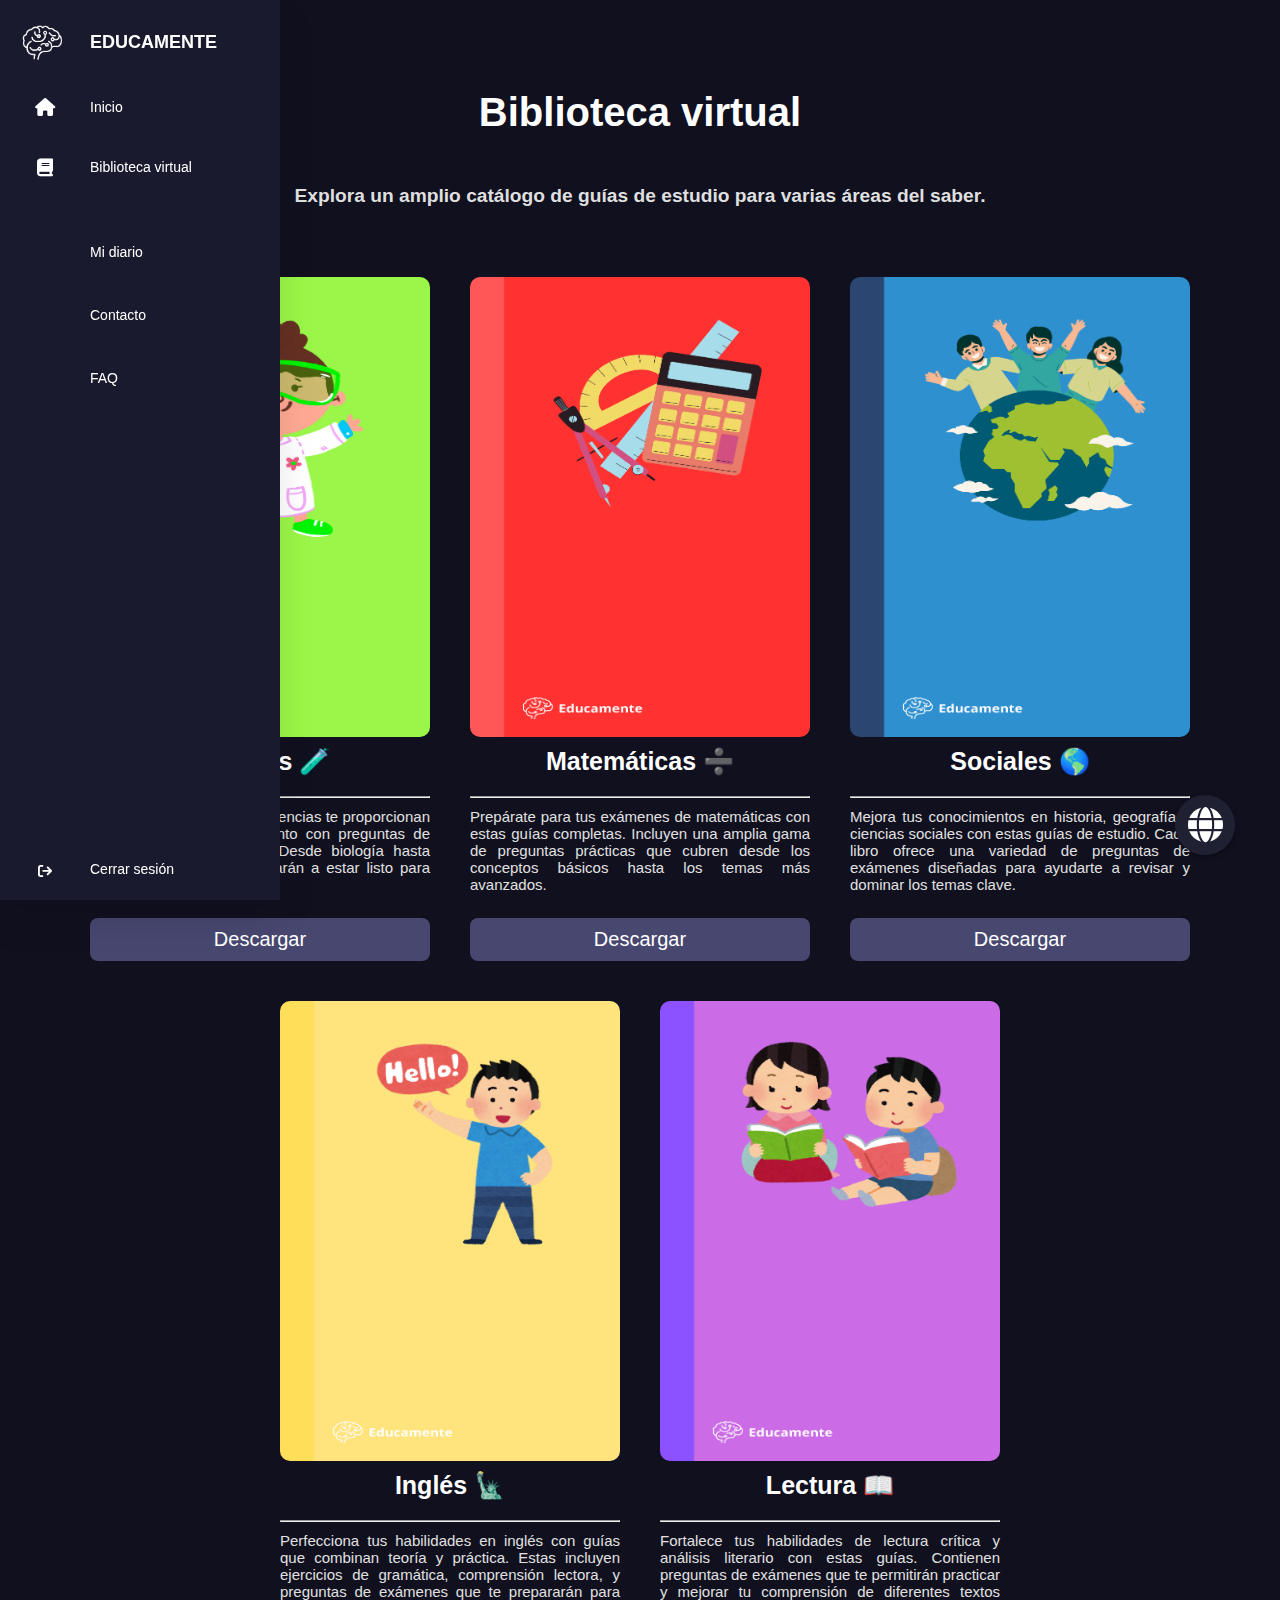
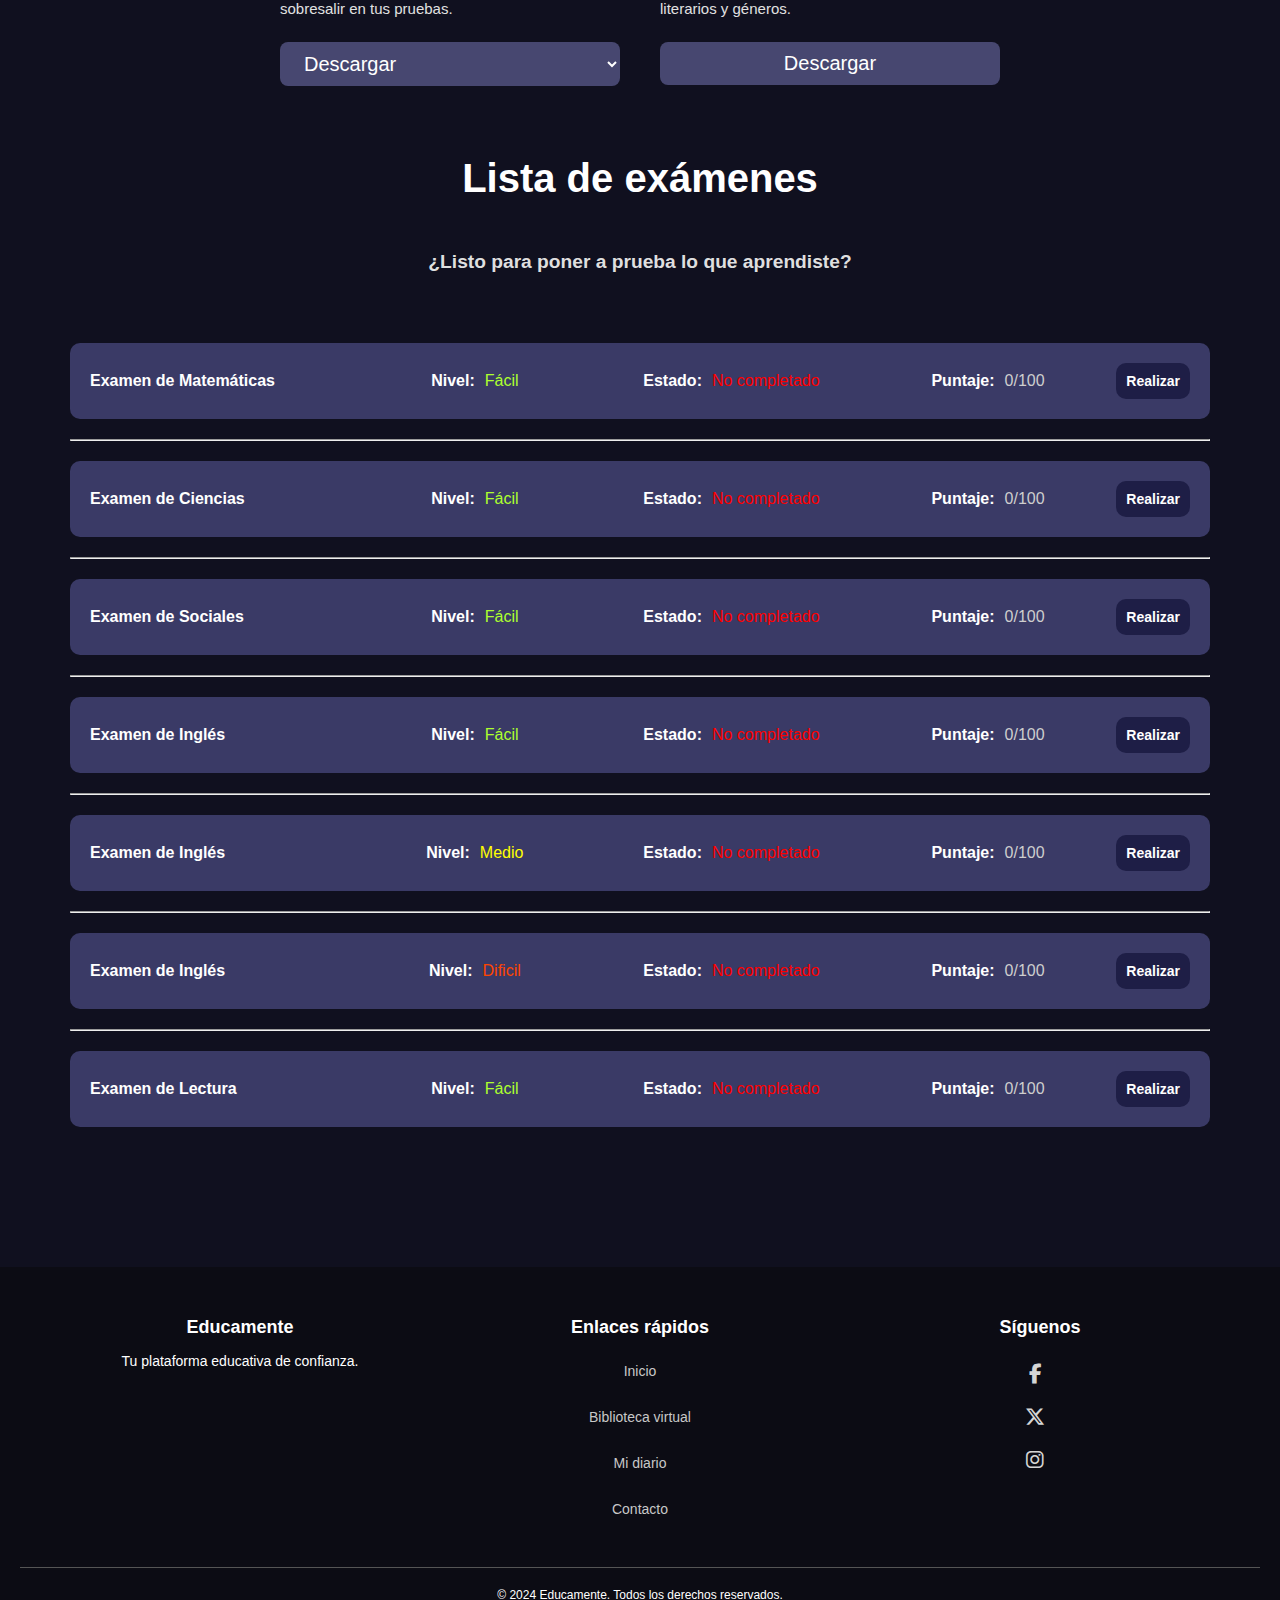
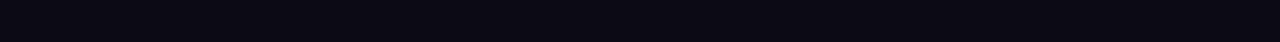
<file: bibliotecavirtual.html>
<!DOCTYPE html>
<html lang="en">
<head>
    <meta charset="UTF-8">
    <meta name="viewport" content="width=device-width, initial-scale=1.0">
    <title>EducaMente - Biblioteca Virtual</title>
    <link rel="stylesheet" href="./CSS/styles.css">
    <link rel="stylesheet" href="https://cdnjs.cloudflare.com/ajax/libs/font-awesome/4.7.0/css/font-awesome.min.css">
    <link rel="stylesheet" href="https://cdnjs.cloudflare.com/ajax/libs/font-awesome/6.5.1/css/all.min.css">
</head>
<body>
    <!-- Language switcher Start -->
    <button class="whatsapp-button" id="toggle-lang">
        <i class="fa-solid fa-globe" style="font-size:35px;color:rgb(255, 255, 255)"></i>
    </button>
    <!-- Language switcher Finish -->

    <!-- Lateral NavBar Start -->
    <nav>
        <ul>
            <li>
                <a href="#" class="logo">
                    <img src="./IMG/Nav_Educa_logo.png" alt="">
                    <span class="nav-item" data-translate="brand-name">Educamente</span>
                </a>
            </li>
            <li>
                <a href="index.html">
                <i class="fa fa-home" style="font-size: 18px"></i>
                <span class="nav-item" data-translate="home">Inicio</span>
                </a>
            </li>
            <li>
                <a href="./bibliotecavirtual.html">
                    <i class="fa fa-book" style="font-size: 18px"></i>
                    <span class="nav-item" data-translate="library">Biblioteca virtual</span>
                </a>
            </li>
            <li>
                <a href="./diario.html">
                    <i class="fa fa-newspaper-o" style="font-size: 18px"></i>
                    <span class="nav-item" data-translate="diary">Mi diario</span>
                </a>
            </li>
            <li>
                <a href="./contacto.html">
                    <i class="fa fa-group" style="font-size: 18px"></i>
                    <span class="nav-item" data-translate="contact">Contacto</span>
                </a>
            </li>
            <li>
                <a href="./Preguntas.html">
                    <i class="fa fa-support" style="font-size: 18px"></i>
                    <span class="nav-item" data-translate="faq">FAQ</span>
                </a>
            </li>
            <li>
                <a href="#" class="logout" id="logout-button">
                    <i class="fa fa-sign-out"></i>
                    <span class="nav-item" data-translate="logout">Cerrar sesión</span>
                </a>
            </li>
        </ul>
    </nav>
    <!-- Lateral NavBar Finish -->

    <section class="description-section">
        <div class="container">
            <h2 data-translate="library-title">Biblioteca virtual</h2>
            <h3 data-translate="library-description">Explora un amplio catálogo de guías de estudio para varias áreas del saber.</h3>
            <div class="subcontainer-biblio">
                <div class="book-card">
                    <img src="./IMG/Ciencias.png" alt="ciencias_book">
                    <div class="book-card-info">
                        <h3 data-translate="science-title">Ciencias 🧪</h3>
                        <hr>
                        <p data-translate="science-description">Estas guías de estudio en ciencias te proporcionan una sólida base teórica junto con preguntas de exámenes para practicar. Desde biología hasta física, estas guías te ayudarán a estar listo para cualquier evaluación.</p>
                        <a href="./documentos/bibliotecavirtual/07_EXPLICADAS_CIENCIAS.pdf" download="07_EXPLICADAS_CIENCIAS.pdf" class="book-card-btn" target="_blank" data-translate="download-btn">Descargar</a>
                    </div>
                </div>
                <div class="book-card">
                    <img src="./IMG/Matematicas.png" alt="matematicas_book">
                    <div class="book-card-info">
                        <h3 data-translate="math-title">Matemáticas ➗</h3>
                        <hr>
                        <p data-translate="math-description">Prepárate para tus exámenes de matemáticas con estas guías completas. Incluyen una amplia gama de preguntas prácticas que cubren desde los conceptos básicos hasta los temas más avanzados.</p>
                        <a href="./documentos/bibliotecavirtual/03_EXPLICADAS_MATEMATICAS.pdf" download="03_EXPLICADAS_MATEMATICAS.pdf" class="book-card-btn" target="_blank" data-translate="download-btn">Descargar</a>
                    </div>
                </div>
                <div class="book-card">
                    <img src="./IMG/Sociales.png" alt="sociales_book">
                    <div class="book-card-info">
                        <h3 data-translate="social-title">Sociales 🌎</h3>
                        <hr>
                        <p data-translate="social-description">Mejora tus conocimientos en historia, geografía y ciencias sociales con estas guías de estudio. Cada libro ofrece una variedad de preguntas de exámenes diseñadas para ayudarte a revisar y dominar los temas clave.</p>
                        <a href="./documentos/bibliotecavirtual/05_EXPLICADAS_SOCIALES.pdf" download="05_EXPLICADAS_SOCIALES.pdf" class="book-card-btn" target="_blank" data-translate="download-btn">Descargar</a>
                    </div>
                </div>
                <div class="book-card">
                    <img src="./IMG/Ingles.png" alt="ingles_book">
                    <div class="book-card-info">
                        <h3 data-translate="english-title">Inglés 🗽</h3>
                        <hr>
                        <p data-translate="english-description">Perfecciona tus habilidades en inglés con guías que combinan teoría y práctica. Estas incluyen ejercicios de gramática, comprensión lectora, y preguntas de exámenes que te prepararán para sobresalir en tus pruebas.</p>
                        <select id="document-select" class="book-card-btn">
                            <option style="display: none;" data-translate="download-btn">Descargar</option>
                            <option value="./documentos/bibliotecavirtual/09_EXPLICADAS_INGLES.pdf" data-translate="ingles">Material 1</option>
                            <option value="./documentos/bibliotecavirtual/09_EXPLICADAS_INGLES_2.pdf" data-translate="matematicas">Material 2</option>
                        </select>
                    </div>
                </div>
                <div class="book-card">
                    <img src="./IMG/Lectura.png" alt="lectura_book">
                    <div class="book-card-info">
                        <h3 data-translate="reading-title">Lectura 📖</h3>
                        <hr>
                        <p data-translate="reading-description">Fortalece tus habilidades de lectura crítica y análisis literario con estas guías. Contienen preguntas de exámenes que te permitirán practicar y mejorar tu comprensión de diferentes textos literarios y géneros.</p>
                        <a href="./documentos/bibliotecavirtual/01_EXPLICADAS_LECTURA.pdf" download="01_EXPLICADAS_LECTURA.pdf" class="book-card-btn" target="_blank" data-translate="download-btn">Descargar</a>
                    </div>
                </div>
            </div>
            <h2 data-translate="exam-list-title">Lista de exámenes</h2>
            <h3 data-translate="exam-list-description">¿Listo para poner a prueba lo que aprendiste?</h3>
            <div class="subcontainer-examenes">
                <div class="exam-info">
                    <h3 data-translate="math-exam-title">Examen de Matemáticas</h3>
                    <div class="exam-info-section">
                        <h3 data-translate="level-title">Nivel:</h3>
                        <p style="color: greenyellow;" data-translate="level-easy">Fácil</p>
                    </div>
                    <div class="exam-info-section">
                        <h3 data-translate="status-title">Estado:</h3>
                        <p style="color: red;" id="estado-id-matematica-estado">No completado</p>
                    </div>
                    <div class="exam-info-section">
                        <h3 data-translate="score-title">Puntaje:</h3>
                        <p style="color: rgb(206, 206, 206);" id="estado-id-matematicas-puntaje">0/100</p>
                    </div>
                    <a href="./Examenes/examen-matematicas.html" class="exam-info-btn" data-translate="take-exam-btn">Realizar</a>
                </div>
                <hr>
                <div class="exam-info">
                    <h3 data-translate="science-exam-title">Examen de Ciencias</h3>
                    <div class="exam-info-section">
                        <h3 data-translate="level-title">Nivel:</h3>
                        <p style="color: greenyellow;" data-translate="level-easy">Fácil</p>
                    </div>
                    <div class="exam-info-section">
                        <h3 data-translate="status-title">Estado:</h3>
                        <p style="color: red;" id="estado-id-ciencias-estado">No completado</p>
                    </div>
                    <div class="exam-info-section">
                        <h3 data-translate="score-title">Puntaje:</h3>
                        <p style="color: rgb(206, 206, 206);" id="estado-id-ciencias-puntaje">0/100</p>
                    </div>
                    <a href="./Examenes/examen-ciencias.html" class="exam-info-btn" data-translate="take-exam-btn">Realizar</a>
                </div>
                <hr>
                <div class="exam-info">
                    <h3 data-translate="social-exam-title">Examen de Sociales</h3>
                    <div class="exam-info-section">
                        <h3 data-translate="level-title">Nivel:</h3>
                        <p style="color: greenyellow;" data-translate="level-easy">Fácil</p>
                    </div>
                    <div class="exam-info-section">
                        <h3 data-translate="status-title">Estado:</h3>
                        <p style="color: red;" id="estado-id-sociales-estado">No completado</p>
                    </div>
                    <div class="exam-info-section">
                        <h3 data-translate="score-title">Puntaje:</h3>
                        <p style="color: rgb(206, 206, 206);" id="estado-id-sociales-puntaje">0/100</p>
                    </div>
                    <a href="./Examenes/examen-sociales.html" class="exam-info-btn" data-translate="take-exam-btn">Realizar</a>
                </div>
                <hr>
                <div class="exam-info">
                    <h3 data-translate="english-exam-title">Examen de Inglés</h3>
                    <div class="exam-info-section">
                        <h3 data-translate="level-title">Nivel:</h3>
                        <p style="color: greenyellow;" data-translate="level-easy">Fácil</p>
                    </div>
                    <div class="exam-info-section">
                        <h3 data-translate="status-title">Estado:</h3>
                        <p style="color: red;" id="estado-id-ingles-estado">No completado</p>
                    </div>
                    <div class="exam-info-section">
                        <h3 data-translate="score-title">Puntaje:</h3>
                        <p style="color: rgb(206, 206, 206);" id="estado-id-ingles-puntaje">0/100</p>
                    </div>
                    <a href="./Examenes/examen-ingles.html" class="exam-info-btn"  data-translate="take-exam-btn">Realizar</a>
                </div>
                <hr>
                <div class="exam-info">
                    <h3 data-translate="english-exam-title">Examen de Inglés</h3>
                    <div class="exam-info-section">
                        <h3 data-translate="level-title">Nivel:</h3>
                        <p style="color: yellow;" data-translate="level-medium">Medio</p>
                    </div>
                    <div class="exam-info-section">
                        <h3 data-translate="status-title">Estado:</h3>
                        <p style="color: red;" id="estado-id-ingles-estado-2">No completado</p>
                    </div>
                    <div class="exam-info-section">
                        <h3 data-translate="score-title">Puntaje:</h3>
                        <p style="color: rgb(206, 206, 206);" id="estado-id-ingles-puntaje-2">0/100</p>
                    </div>
                    <a href="./Examenes/examen-ingles-2.html" class="exam-info-btn"  data-translate="take-exam-btn">Realizar</a>
                </div>
                <hr>
                <div class="exam-info">
                    <h3 data-translate="english-exam-title">Examen de Inglés</h3>
                    <div class="exam-info-section">
                        <h3 data-translate="level-title">Nivel:</h3>
                        <p style="color: orangered;" data-translate="level-hard">Dificil</p>
                    </div>
                    <div class="exam-info-section">
                        <h3 data-translate="status-title">Estado:</h3>
                        <p style="color: red;" id="estado-id-ingles-estado-3">No completado</p>
                    </div>
                    <div class="exam-info-section">
                        <h3 data-translate="score-title">Puntaje:</h3>
                        <p style="color: rgb(206, 206, 206);" id="estado-id-ingles-puntaje-3">0/100</p>
                    </div>
                    <a href="./Examenes/examen-ingles-3.html" class="exam-info-btn"  data-translate="take-exam-btn">Realizar</a>
                </div>
                <hr>
                <div class="exam-info">
                    <h3 data-translate="reading-exam-title">Examen de Lectura</h3>
                    <div class="exam-info-section">
                        <h3 data-translate="level-title">Nivel:</h3>
                        <p style="color: greenyellow;" data-translate="level-easy">Fácil</p>
                    </div>
                    <div class="exam-info-section">
                        <h3 data-translate="status-title">Estado:</h3>
                        <p style="color: red;" id="estado-id-lectura-estado" data-translate="status-not-completed">No completado</p>
                    </div>
                    <div class="exam-info-section">
                        <h3 data-translate="score-title">Puntaje:</h3>
                        <p style="color: rgb(206, 206, 206);" id="estado-id-lectura-puntaje" data-translate="score-default">0/100</p>
                    </div>
                    <a href="./Examenes/examen-lectura.html" class="exam-info-btn" data-translate="take-exam-btn">Realizar</a>
                </div>
        </div>
    </div>
</section>

    <footer class="footer">
        <div class="footer-container">
            <div class="footer-left">
                <h4 data-translate="footer-brand">Eduwise</h4>
                <p data-translate="footer-desc">Tu plataforma educativa de confianza.</p>
            </div>
            <div class="footer-center">
                <h4 data-translate="quick-links">Enlaces rápidos</h4>
                <ul>
                    <li><a href="./index.html" data-translate="home">Inicio</a></li>
                    <li><a href="./bibliotecavirtual.html" data-translate="library">Biblioteca virtual</a></li>
                    <li><a href="./diario.html" data-translate="diary">Mi diario</a></li>
                    <li><a href="./contacto.html" data-translate="contact">Contacto</a></li>
                </ul>
            </div>
            <div class="footer-right">
                <h4 data-translate="follow-us">Síguenos</h4>
                <div class="social-links">
                    <a href="#"><i class="fa-brands fa-facebook-f"></i></a>
                    <a href="#"><i class="fa-brands fa-x-twitter"></i></a>
                    <a href="#"><i class="fa-brands fa-instagram"></i></a>
                </div>
            </div>
        </div>
        <div class="footer-bottom">
            <p>&copy; 2024 <span data-translate="footer-brand">Eduwise</span>. Todos los derechos reservados.</p>
        </div>
    </footer>

    <script>
        document.addEventListener('DOMContentLoaded', function() {
            const logout_button = document.getElementById("logout-button");

            logout_button.addEventListener('click', function(event) {

                const userConfirmed = confirm("¿Estás seguro de querer cerrar la sesión?");
                
                if (userConfirmed) {

                    window.location.href = './login.html';
                } else {

                    event.preventDefault();
                }
            });
        });
    </script>

    <script>
        document.addEventListener('DOMContentLoaded', function() {
            const estadoMatematicas = localStorage.getItem('matematicasEstado');
            const puntajeMatematicas = localStorage.getItem('matematicasPuntaje');

            const estadoCiencias = localStorage.getItem('cienciasEstado');
            const puntajeCiencias = localStorage.getItem('cienciasPuntaje');

            const estadoIngles = localStorage.getItem('inglesEstado');
            const puntajeIngles = localStorage.getItem('inglesPuntaje');

            const estadoIngles2 = localStorage.getItem('inglesEstado-2');
            const puntajeIngles2 = localStorage.getItem('inglesPuntaje-2');

            const estadoIngles3 = localStorage.getItem('inglesEstado-3');
            const puntajeIngles3 = localStorage.getItem('inglesPuntaje-3');

            const estadoSociales = localStorage.getItem('socialesEstado');
            const puntajeSociales = localStorage.getItem('socialesPuntaje');

            const estadoLectura = localStorage.getItem('lecturaEstado');
            const puntajeLectura = localStorage.getItem('lecturaPuntaje');

            if (estadoMatematicas && puntajeMatematicas) {
                document.getElementById('estado-id-matematica-estado').textContent = estadoMatematicas;
                document.getElementById('estado-id-matematicas-puntaje').textContent = puntajeMatematicas;
                document.getElementById('estado-id-matematica-estado').style.color = 'green';
            }

            if (estadoCiencias && puntajeCiencias) {
                document.getElementById('estado-id-ciencias-estado').textContent = estadoCiencias;
                document.getElementById('estado-id-ciencias-puntaje').textContent = puntajeCiencias;
                document.getElementById('estado-id-ciencias-estado').style.color = 'green';
            }

            if (estadoIngles && puntajeIngles) {
                document.getElementById('estado-id-ingles-estado').textContent = estadoIngles;
                document.getElementById('estado-id-ingles-puntaje').textContent = puntajeIngles;
                document.getElementById('estado-id-ingles-estado').style.color = 'green';
            }

            if (estadoIngles2 && puntajeIngles2) {
                document.getElementById('estado-id-ingles-estado-2').textContent = estadoIngles2;
                document.getElementById('estado-id-ingles-puntaje-2').textContent = puntajeIngles2;
                document.getElementById('estado-id-ingles-estado-2').style.color = 'green';
            }

            if (estadoIngles3 && puntajeIngles3) {
                document.getElementById('estado-id-ingles-estado-3').textContent = estadoIngles3;
                document.getElementById('estado-id-ingles-puntaje-3').textContent = puntajeIngles3;
                document.getElementById('estado-id-ingles-estado-3').style.color = 'green';
            }

            if (estadoSociales && puntajeSociales) {
                document.getElementById('estado-id-sociales-estado').textContent = estadoSociales;
                document.getElementById('estado-id-sociales-puntaje').textContent = puntajeSociales;
                document.getElementById('estado-id-sociales-estado').style.color = 'green';
            }

            if (estadoLectura && puntajeLectura) {
                document.getElementById('estado-id-lectura-estado').textContent = estadoLectura;
                document.getElementById('estado-id-lectura-puntaje').textContent = puntajeLectura;
                document.getElementById('estado-id-lectura-estado').style.color = 'green';
            }

        });
    </script>

    <script>
        const translations = {
            en: {
                "brand-name": "Eduwise",
                "home": "Home",
                "library": "Virtual Library",
                "diary": "My Diary",
                "contact": "Contact",
                "faq": "FAQ",
                "logout": "Log out",
                "faq-title": "Frequently Asked Questions",
                "support-category": "Support",
                "security-category": "Security",
                "general-category": "General",
                "footer-brand": "Eduwise",
                "footer-desc": "Your trusted educational platform.",
                "quick-links": "Quick Links",
                "follow-us": "Follow us",
                "library-title": "Virtual Library",
                "library-description": "Explore a wide catalog of study guides for various fields of knowledge.",
                "science-title": "Science 🧪",
                "science-description": "These science study guides provide you with a solid theoretical foundation along with exam questions for practice. From biology to physics, these guides will help you.",
                "math-title": "Mathematics ➗",
                "math-description": "Prepare for your math exams with these comprehensive guides. They include a wide range of practice questions covering everything from basic concepts to advanced topics.",
                "social-title": "Social Studies 🌎",
                "social-description": "Enhance your knowledge of history, geography, and social sciences with these study guides. Each book offers a variety of exam questions designed to help you review and master key topics.",
                "english-title": "English 🗽",
                "english-description": "Perfect your English skills with guides that combine theory and practice. These include grammar exercises, reading comprehension, and exam questions to help you excel in your tests.",
                "reading-title": "Reading 📖",
                "reading-description": "Strengthen your critical reading and literary analysis skills with these guides. They contain exam questions to help you practice and improve your understanding.",
                "download-btn": "Download",
                "exam-list-title": "Exam List",
                "exam-list-description": "Ready to test what you've learned?",
                "math-exam-title": "Mathematics Exam",
                "science-exam-title": "Science Exam",
                "social-exam-title": "Social Studies Exam",
                "english-exam-title": "English Exam",
                "reading-exam-title": "Reading Exam",
                "level-title": "Level:",
                "level-easy": "Easy",
                "level-medium": "Medium",
                "level-hard": "Hard",
                "status-title": "Status:",
                "status-not-completed": "Not completed",
                "score-title": "Score:",
                "score-default": "0/100",
                "take-exam-btn": "Exam",
            },
            es: {
                "brand-name": "Educamente", 
                "home": "Inicio",
                "library": "Biblioteca virtual",
                "diary": "Mi diario",
                "contact": "Contacto",
                "faq": "FAQ",
                "logout": "Cerrar sesión",
                "faq-title": "Preguntas Frecuentes",
                "support-category": "Soporte",
                "security-category": "Seguridad",
                "general-category": "General",
                "footer-brand": "Educamente",
                "footer-desc": "Tu plataforma educativa de confianza.",
                "quick-links": "Enlaces rápidos",
                "follow-us": "Síguenos",
                "library-title": "Biblioteca virtual",
                "library-description": "Explora un amplio catálogo de guías de estudio para varias áreas del saber.",
                "science-title": "Ciencias 🧪",
                "science-description": "Estas guías de estudio en ciencias te proporcionan una sólida base teórica junto con preguntas de exámenes para practicar. Desde biología hasta física, estas guías te ayudarán a estar listo para cualquier evaluación.",
                "math-title": "Matemáticas ➗",
                "math-description": "Prepárate para tus exámenes de matemáticas con estas guías completas. Incluyen una amplia gama de preguntas prácticas que cubren desde los conceptos básicos hasta los temas más avanzados.",
                "social-title": "Sociales 🌎",
                "social-description": "Mejora tus conocimientos en historia, geografía y ciencias sociales con estas guías de estudio. Cada libro ofrece una variedad de preguntas de exámenes diseñadas para ayudarte a revisar y dominar los temas clave.",
                "english-title": "Inglés 🗽",
                "english-description": "Perfecciona tus habilidades en inglés con guías que combinan teoría y práctica. Estas incluyen ejercicios de gramática, comprensión lectora, y preguntas de exámenes que te prepararán para sobresalir en tus pruebas.",
                "reading-title": "Lectura 📖",
                "reading-description": "Fortalece tus habilidades de lectura crítica y análisis literario con estas guías. Contienen preguntas de exámenes que te permitirán practicar y mejorar tu comprensión de diferentes textos literarios y géneros.",
                "download-btn": "Descargar",
                "exam-list-title": "Lista de exámenes",
                "exam-list-description": "¿Listo para poner a prueba lo que aprendiste?",
                "math-exam-title": "Examen de Matemáticas",
                "science-exam-title": "Examen de Ciencias",
                "social-exam-title": "Examen de Sociales",
                "english-exam-title": "Examen de Inglés",
                "reading-exam-title": "Examen de Lectura",
                "level-title": "Nivel:",
                "level-easy": "Fácil",
                "level-medium": "Medio",
                "level-hard": "Dificil",
                "status-title": "Estado:",
                "status-not-completed": "No completado",
                "score-title": "Puntaje:",
                "score-default": "0/100",
                "take-exam-btn": "Realizar",
            }
        };



        // Function to change the language
        function changeLanguage(language) {
            // Cambiar textos de los elementos con data-translate
            document.querySelectorAll('[data-translate]').forEach((element) => {
                const key = element.getAttribute('data-translate');
                if (translations[language][key]) {
                    element.textContent = translations[language][key];
                }
            });

            // Cambiar los placeholders de los inputs/textarea con data-placeholder
            document.querySelectorAll('[data-placeholder]').forEach((input) => {
                const key = input.getAttribute('data-placeholder');
                if (translations[language][key]) {
                    input.placeholder = translations[language][key];
                }
            });
        }

        // Cargar el idioma desde localStorage o por defecto español
        let currentLang = localStorage.getItem('language') || 'es';

        // Set default language on page load
        window.onload = () => {
            changeLanguage(currentLang);  // Aplicar el idioma guardado al cargar la página
        };

        // Código para cambiar el idioma con un botón (si está presente en esa página)
        const toggleLangButton = document.getElementById('toggle-lang');
        if (toggleLangButton) {
            toggleLangButton.addEventListener('click', () => {
                currentLang = currentLang === 'es' ? 'en' : 'es';
                changeLanguage(currentLang);
                localStorage.setItem('language', currentLang);  // Guardar el idioma seleccionado
            });
        }        
    </script>

    <script>
        document.getElementById('document-select').addEventListener('change', function() {
            var selectedValue = this.value;
            if (selectedValue) {
                window.location.href = selectedValue;
            }
        });
    </script>
</body>
</html>
</file>
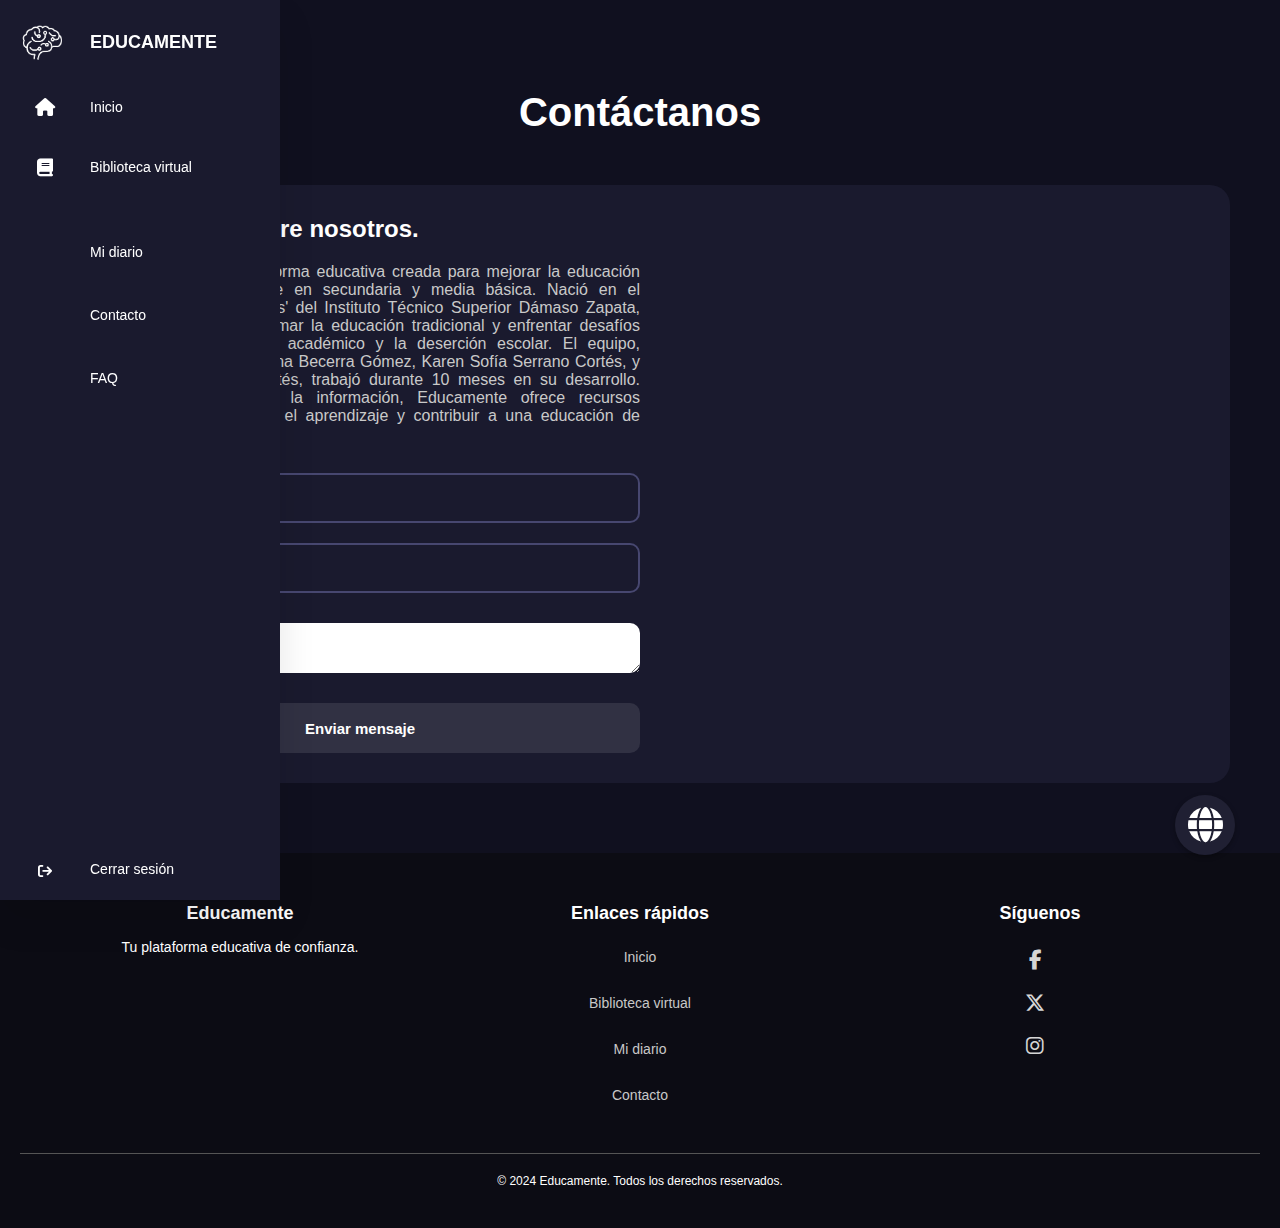
<file: contacto.html>
<!DOCTYPE html>
<html lang="en">
<head>
    <meta charset="UTF-8">
    <meta name="viewport" content="width=device-width, initial-scale=1.0">
    <title>EducaMente - Contacto</title>
    <link rel="stylesheet" href="./CSS/styles.css">
    <link rel="stylesheet" href="https://cdnjs.cloudflare.com/ajax/libs/font-awesome/4.7.0/css/font-awesome.min.css">
    <link rel="stylesheet" href="https://cdnjs.cloudflare.com/ajax/libs/font-awesome/6.5.1/css/all.min.css">
</head>
<body>

    <!-- Language switcher Start -->
    <button class="whatsapp-button" id="toggle-lang">
        <i class="fa-solid fa-globe" style="font-size:35px;color:rgb(255, 255, 255)"></i>
    </button>
    <!-- Language switcher Finish -->

    <!-- Lateral NavBar Start -->
    <nav>
        <ul>
            <li>
                <a href="#" class="logo">
                    <img src="./IMG/Nav_Educa_logo.png" alt="">
                    <span class="nav-item" data-translate="brand-name">Educamente</span>
                </a>
            </li>
            <li>
                <a href="index.html">
                <i class="fa fa-home" style="font-size: 18px"></i>
                <span class="nav-item" data-translate="home">Inicio</span>
                </a>
            </li>
            <li>
                <a href="./bibliotecavirtual.html">
                    <i class="fa fa-book" style="font-size: 18px"></i>
                    <span class="nav-item" data-translate="library">Biblioteca virtual</span>
                </a>
            </li>
            <li>
                <a href="./diario.html">
                    <i class="fa fa-newspaper-o" style="font-size: 18px"></i>
                    <span class="nav-item" data-translate="diary">Mi diario</span>
                </a>
            </li>
            <li>
                <a href="./contacto.html">
                    <i class="fa fa-group" style="font-size: 18px"></i>
                    <span class="nav-item" data-translate="contact">Contacto</span>
                </a>
            </li>
            <li>
                <a href="./Preguntas.html">
                    <i class="fa fa-support" style="font-size: 18px"></i>
                    <span class="nav-item" data-translate="faq">FAQ</span>
                </a>
            </li>
            <li>
                <a href="#" class="logout" id="logout-button">
                    <i class="fa fa-sign-out"></i>
                    <span class="nav-item" data-translate="logout">Cerrar sesión</span>
                </a>
            </li>
        </ul>
    </nav>
    <!-- Lateral NavBar Finish -->

    <!-- Contact us Section -->
    <section class="contact-section">
        <div class="container-contactus">
            <h2 data-translate="contact-us-title">Contactanos</h2>
            <div class="subcontainer-contactus">
                <div class="contactus-info">
                    <h3 data-translate="more">Un poco más sobre nosotros.</h3>
                    <p data-translate="more-more">Educamente es una plataforma educativa creada para mejorar la educación en Colombia, enfocándose en secundaria y media básica. Nació en el semillero "Siempre Técnicos" del Instituto Técnico Superior Dámaso Zapata, con el objetivo de transformar la educación tradicional y enfrentar desafíos como el bajo rendimiento académico y la deserción escolar. El equipo, compuesto por Fergie Lorena Becerra Gómez, Karen Sofía Serrano Cortés, y Naylin Saray Rubiano Cortés, trabajó durante 10 meses en su desarrollo. Utilizando tecnologías de la información, Educamente ofrece recursos interactivos para potenciar el aprendizaje y contribuir a una educación de calidad.</p>
                    <div class="input-box-contact">
                        <input type="text" placeholder="Tu nombre" id="name-message" required data-placeholder="name-placeholder">
                    </div>
                    <div class="input-box-contact">
                        <input type="text" placeholder="Correo electrónico" id="mail-message" required data-placeholder="email-placeholder">
                    </div>
                    <div class="input-box-contact">
                        <textarea placeholder="Escribe tu mensaje aquí" id="message-box" required data-placeholder="message-placeholder"></textarea>
                    </div>
                    <button type="submit" class="contactus-btn" id="contact-button" data-translate="send-message">Enviar mensaje</button>
                </div>
                <iframe src="https://www.google.com/maps/embed?pb=!1m14!1m12!1m3!1d4708.115901138455!2d-73.11466898301798!3d7.121619485984383!2m3!1f0!2f0!3f0!3m2!1i1024!2i768!4f13.1!5e0!3m2!1ses-419!2sco!4v1724628163927!5m2!1ses-419!2sco" width="600" height="500" style="border:0;" allowfullscreen="" loading="lazy" referrerpolicy="no-referrer-when-downgrade"></iframe>
            </div>
        </div>
    </section>
    <!-- Contact us Section -->

    <footer class="footer">
        <div class="footer-container">
            <div class="footer-left">
                <h4 data-translate="footer-brand">Eduwise</h4>
                <p data-translate="footer-desc">Tu plataforma educativa de confianza.</p>
            </div>
            <div class="footer-center">
                <h4 data-translate="quick-links">Enlaces rápidos</h4>
                <ul>
                    <li><a href="./index.html" data-translate="home">Inicio</a></li>
                    <li><a href="./bibliotecavirtual.html" data-translate="library">Biblioteca virtual</a></li>
                    <li><a href="./diario.html" data-translate="diary">Mi diario</a></li>
                    <li><a href="./contacto.html" data-translate="contact">Contacto</a></li>
                </ul>
            </div>
            <div class="footer-right">
                <h4 data-translate="follow-us">Síguenos</h4>
                <div class="social-links">
                    <a href="#"><i class="fa-brands fa-facebook-f"></i></a>
                    <a href="#"><i class="fa-brands fa-x-twitter"></i></a>
                    <a href="#"><i class="fa-brands fa-instagram"></i></a>
                </div>
            </div>
        </div>
        <div class="footer-bottom">
            <p>&copy; 2024 <span data-translate="footer-brand">Eduwise</span>. Todos los derechos reservados.</p>
        </div>
    </footer>

    <script>
        document.addEventListener('DOMContentLoaded', function() {
            const contact_button = document.getElementById("contact-button");
    
            contact_button.addEventListener('click', function(event) {
                // Obtener los valores de los campos y eliminar espacios en blanco
                const name = document.getElementById("name-message").value.trim();
                const email = document.getElementById("mail-message").value.trim();
                const message = document.getElementById("message-box").value.trim();
    
                // Verificar si algún campo está vacío
                if (name === "" || email === "" || message === "") {
                    alert("Por favor, completa todos los campos antes de enviar el mensaje.");
                    event.preventDefault(); // Evita cualquier acción predeterminada
                    return;
                }
    
                // Validar el formato del correo electrónico
                const emailRegex = /^[^\s@]+@[^\s@]+\.[^\s@]+$/;
                if (!emailRegex.test(email)) {
                    alert("Por favor, introduce un correo electrónico válido.");
                    event.preventDefault();
                    return;
                }
    
                // Si todos los campos están completos y el correo es válido, muestra el mensaje de éxito
                alert("Mensaje enviado correctamente");
    
                // Opcional: Limpiar los campos después de enviar el mensaje
                document.getElementById("name-message").value = "";
                document.getElementById("mail-message").value = "";
                document.getElementById("message-box").value = "";

                window.location.href = './index.html';
            });
        });
    </script>
    
    <script>
        document.addEventListener('DOMContentLoaded', function() {
            const logout_button = document.getElementById("logout-button");

            logout_button.addEventListener('click', function(event) {

                const userConfirmed = confirm("¿Estás seguro de querer cerrar la sesión?");
                
                if (userConfirmed) {

                    window.location.href = './login.html';
                } else {

                    event.preventDefault();
                }
            });
        });
    </script>

    <script>
        const translations = {
            en: {
                "brand-name": "Eduwise",
                "home": "Home",
                "library": "Virtual Library",
                "diary": "My Diary",
                "contact": "Contact",
                "faq": "FAQ",
                "logout": "Log out",
                "contact-us-title": "Contact Us",
                "more": "A bit more about us.",
                "more-more": "Eduwise is an educational platform created to improve education in Colombia, focusing on secondary and basic education. It was born from the 'Always Technical' seedbed at the Instituto Técnico Superior Dámaso Zapata, with the aim of transforming traditional education and addressing challenges such as low academic performance and school dropout. The team, consisting of Fergie Lorena Becerra Gómez, Karen Sofía Serrano Cortés, and Naylin Saray Rubiano Cortés, worked for 10 months on its development. Using information technologies, Eduwise offers interactive resources to enhance learning and contribute to quality education.",
                "send-message": "Send message",
                "footer-brand": "Eduwise",
                "footer-desc": "Your trusted educational platform.",
                "quick-links": "Quick Links",
                "follow-us": "Follow us",
                // Placeholders
                "name-placeholder": "Your name",
                "email-placeholder": "Email address",
                "message-placeholder": "Write your message here",
            },
            es: {
                "brand-name": "Educamente",
                "home": "Inicio",
                "library": "Biblioteca virtual",
                "diary": "Mi diario",
                "contact": "Contacto",
                "faq": "FAQ",
                "logout": "Cerrar sesión",
                "contact-us-title": "Contáctanos",
                "more": "Un poco más sobre nosotros.",
                "more-more": "Educamente es una plataforma educativa creada para mejorar la educación en Colombia, enfocándose en secundaria y media básica. Nació en el semillero 'Siempre Técnicos' del Instituto Técnico Superior Dámaso Zapata, con el objetivo de transformar la educación tradicional y enfrentar desafíos como el bajo rendimiento académico y la deserción escolar. El equipo, compuesto por Fergie Lorena Becerra Gómez, Karen Sofía Serrano Cortés, y Naylin Saray Rubiano Cortés, trabajó durante 10 meses en su desarrollo. Utilizando tecnologías de la información, Educamente ofrece recursos interactivos para potenciar el aprendizaje y contribuir a una educación de calidad.",
                "send-message": "Enviar mensaje",
                "footer-brand": "Educamente",
                "footer-desc": "Tu plataforma educativa de confianza.",
                "quick-links": "Enlaces rápidos",
                "follow-us": "Síguenos",
                // Placeholders
                "name-placeholder": "Tu nombre",
                "email-placeholder": "Correo electrónico",
                "message-placeholder": "Escribe tu mensaje aquí",
            }
        };

        // Function to change the language
        function changeLanguage(language) {
            // Cambiar textos de los elementos con data-translate
            document.querySelectorAll('[data-translate]').forEach((element) => {
                const key = element.getAttribute('data-translate');
                if (translations[language][key]) {
                    element.textContent = translations[language][key];
                }
            });

            // Cambiar los placeholders de los inputs/textarea con data-placeholder
            document.querySelectorAll('[data-placeholder]').forEach((input) => {
                const key = input.getAttribute('data-placeholder');
                if (translations[language][key]) {
                    input.placeholder = translations[language][key];
                }
            });
        }

        // Cargar el idioma desde localStorage o por defecto español
        let currentLang = localStorage.getItem('language') || 'es';

        // Set default language on page load
        window.onload = () => {
            changeLanguage(currentLang);  // Aplicar el idioma guardado al cargar la página
        };

        // Código para cambiar el idioma con un botón (si está presente en esa página)
        const toggleLangButton = document.getElementById('toggle-lang');
        if (toggleLangButton) {
            toggleLangButton.addEventListener('click', () => {
                currentLang = currentLang === 'es' ? 'en' : 'es';
                changeLanguage(currentLang);
                localStorage.setItem('language', currentLang);  // Guardar el idioma seleccionado
            });
        }    
    </script>
</body>
</html>
</file>
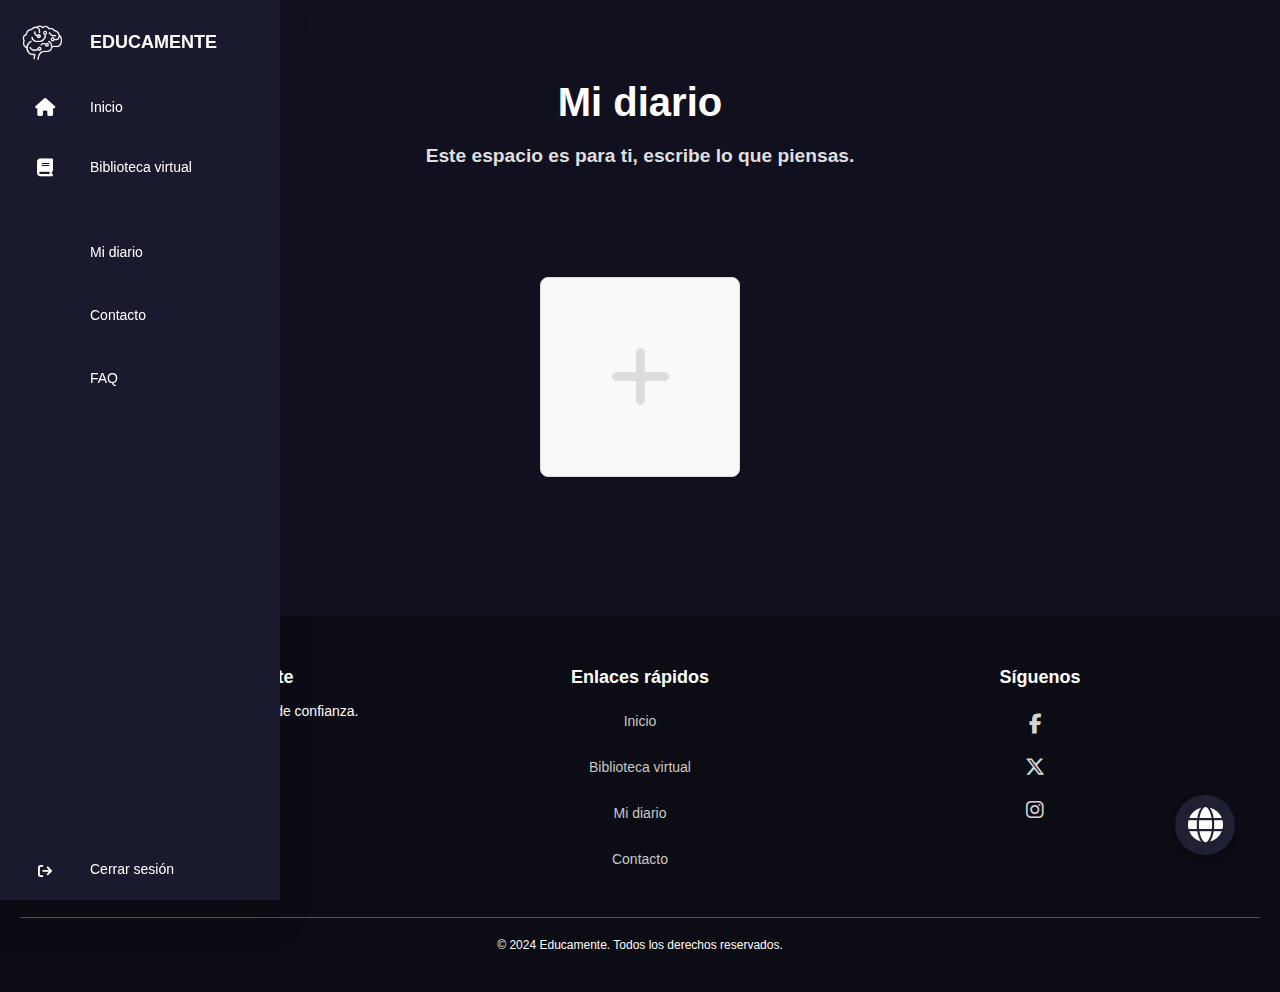
<file: diario.html>
<!DOCTYPE html>
<html lang="en">
<head>
    <meta charset="UTF-8">
    <meta name="viewport" content="width=device-width, initial-scale=1.0">
    <title>EducaMente - Preguntas y respuestas</title>
    <link rel="stylesheet" href="./CSS/styles.css">
    <link rel="stylesheet" href="https://cdnjs.cloudflare.com/ajax/libs/font-awesome/4.7.0/css/font-awesome.min.css">
    <link rel="stylesheet" href="https://cdnjs.cloudflare.com/ajax/libs/font-awesome/6.5.1/css/all.min.css">
</head>
<body>

    <!-- Language switcher Start -->
    <button class="whatsapp-button" id="toggle-lang">
        <i class="fa-solid fa-globe" style="font-size:35px;color:rgb(255, 255, 255)"></i>
    </button>
    <!-- Language switcher Finish -->

    <!-- Lateral NavBar Start -->
    <nav>
        <ul>
            <li>
                <a href="#" class="logo">
                    <img src="./IMG/Nav_Educa_logo.png" alt="">
                    <span class="nav-item" data-translate="brand-name">Educamente</span>
                </a>
            </li>
            <li>
                <a href="index.html">
                <i class="fa fa-home" style="font-size: 18px"></i>
                <span class="nav-item" data-translate="home">Inicio</span>
                </a>
            </li>
            <li>
                <a href="./bibliotecavirtual.html">
                    <i class="fa fa-book" style="font-size: 18px"></i>
                    <span class="nav-item" data-translate="library">Biblioteca virtual</span>
                </a>
            </li>
            <li>
                <a href="./diario.html">
                    <i class="fa fa-newspaper-o" style="font-size: 18px"></i>
                    <span class="nav-item" data-translate="diary">Mi diario</span>
                </a>
            </li>
            <li>
                <a href="./contacto.html">
                    <i class="fa fa-group" style="font-size: 18px"></i>
                    <span class="nav-item" data-translate="contact">Contacto</span>
                </a>
            </li>
            <li>
                <a href="./Preguntas.html">
                    <i class="fa fa-support" style="font-size: 18px"></i>
                    <span class="nav-item" data-translate="faq">FAQ</span>
                </a>
            </li>
            <li>
                <a href="#" class="logout" id="logout-button">
                    <i class="fa fa-sign-out"></i>
                    <span class="nav-item" data-translate="logout">Cerrar sesión</span>
                </a>
            </li>
        </ul>
    </nav>
    <!-- Lateral NavBar Finish -->

    <div class="main-div">
        <h2 data-translate="title">Mi diario</h1>
        <h3 data-translate="sub-title">Este espacio es para ti, escribe lo que piensas.</h3>
        <div class="container-diario">
            <div class="list-header">
                <div id="addNoteDiv" onclick="popup()">
                    <i class="fa-solid fa-plus"></i>
                </div>
            </div>
            <div id="list-container">
                <ul id="notes-list"></ul>
            </div>
        </div>
    </div>

    <footer class="footer">
        <div class="footer-container">
            <div class="footer-left">
                <h4 data-translate="footer-brand">Eduwise</h4>
                <p data-translate="footer-desc">Tu plataforma educativa de confianza.</p>
            </div>
            <div class="footer-center">
                <h4 data-translate="quick-links">Enlaces rápidos</h4>
                <ul>
                    <li><a href="./index.html" data-translate="home">Inicio</a></li>
                    <li><a href="./bibliotecavirtual.html" data-translate="library">Biblioteca virtual</a></li>
                    <li><a href="./diario.html" data-translate="diary">Mi diario</a></li>
                    <li><a href="./contacto.html" data-translate="contact">Contacto</a></li>
                </ul>
            </div>
            <div class="footer-right">
                <h4 data-translate="follow-us">Síguenos</h4>
                <div class="social-links">
                    <a href="#"><i class="fa-brands fa-facebook-f"></i></a>
                    <a href="#"><i class="fa-brands fa-x-twitter"></i></a>
                    <a href="#"><i class="fa-brands fa-instagram"></i></a>
                </div>
            </div>
        </div>
        <div class="footer-bottom">
            <p>&copy; 2024 <span data-translate="footer-brand">Eduwise</span>. Todos los derechos reservados.</p>
        </div>
    </footer>

    <script>
        document.addEventListener('DOMContentLoaded', function() {
            const logout_button = document.getElementById("logout-button");

            logout_button.addEventListener('click', function(event) {

                const userConfirmed = confirm("¿Estás seguro de querer cerrar la sesión?");
                
                if (userConfirmed) {

                    window.location.href = './login.html';
                } else {

                    event.preventDefault();
                }
            });
        });
    </script>

    <script>
        
        function popup() {

        const popupContainer = document.createElement("div");

        popupContainer.innerHTML = `
        <div id="popupContainer">
            <h1>New note</h1>
            <textarea id="note-text" placeholder="What are you thinking?..."></textarea>
            <div id="btn-container">
                <button id="submitBtn" onclick="createNote()">New Note</button>
                <button id="closeBtn" onclick="closePopup()">Close</button>
            </div>
        </div>
        `;
        document.body.appendChild(popupContainer);
        }

        function closePopup() {
        const popupContainer = document.getElementById("popupContainer");
        if(popupContainer) {
            popupContainer.remove();
        }
        }

        function createNote() {

        const popupContainer = document.getElementById('popupContainer');
        const noteText = document.getElementById('note-text').value;
        if (noteText.trim() !== '') {
            const note = {
            id: new Date().getTime(),
            text: noteText
            };

            const existingNotes = JSON.parse(localStorage.getItem('notes')) || [];
            existingNotes.push(note);

            localStorage.setItem('notes', JSON.stringify(existingNotes));

            document.getElementById('note-text').value = '';

            popupContainer.remove();
            displayNotes();
        }
        }


        /*************************************************************************
        * Display Notes Logic
        **************************************************************************/

        function displayNotes() {
        const notesList = document.getElementById('notes-list');
        notesList.innerHTML = '';

        const notes = JSON.parse(localStorage.getItem('notes')) || [];

        notes.forEach(note => {
            const listItem = document.createElement('li');
            listItem.innerHTML = `
            <span>${note.text}</span>
            <div id="noteBtns-container">
                <button id="editBtn" onclick="editNote(${note.id})"><i class="fa-solid fa-pen"></i></button>
                <button id="deleteBtn" onclick="deleteNote(${note.id})"><i class="fa-solid fa-trash"></i></button>
            </div>
            `;
            notesList.appendChild(listItem);
        });
        }


        /*************************************************************************
        * Edit Note Popup Logic
        **************************************************************************/

        function editNote(noteId) {
        const notes = JSON.parse(localStorage.getItem('notes')) || [];
        const noteToEdit = notes.find(note => note.id == noteId);
        const noteText = noteToEdit ? noteToEdit.text : '';
        const editingPopup = document.createElement("div");

        editingPopup.innerHTML = `
        <div id="editing-container" data-note-id="${noteId}">
            <h1>Edit Note</h1>
            <textarea id="note-text">${noteText}</textarea>
            <div id="btn-container">
                <button id="submitBtn" onclick="updateNote()">Done</button>
                <button id="closeBtn" onclick="closeEditPopup()">Cancel</button>
            </div>
        </div>
        `;

        document.body.appendChild(editingPopup);
        }

        function closeEditPopup() {
        const editingPopup = document.getElementById("editing-container");

        if(editingPopup) {
            editingPopup.remove();
        }
        }

        function updateNote() {
        const noteText = document.getElementById('note-text').value.trim();
        const editingPopup = document.getElementById('editing-container');

        if (noteText !== '') {
            const noteId = editingPopup.getAttribute('data-note-id');
            let notes = JSON.parse(localStorage.getItem('notes')) || [];

            // Find the note to update
            const updatedNotes = notes.map(note => {
                if (note.id == noteId) {
                    return { id: note.id, text: noteText };
                }
                return note;
            });

            // Update the notes in local storage
            localStorage.setItem('notes', JSON.stringify(updatedNotes));

            // Close the editing popup
            editingPopup.remove();

            // Refresh the displayed notes
            displayNotes();
        }
        }

        /*************************************************************************
        * Delete Note Logic
        **************************************************************************/

        function deleteNote(noteId) {
        let notes = JSON.parse(localStorage.getItem('notes')) || [];
        notes = notes.filter(note => note.id !== noteId);

        localStorage.setItem('notes', JSON.stringify(notes));
        displayNotes();
        }

        displayNotes();
    </script>

    <script>
        const translations = {
            en: {
                "brand-name": "Eduwise",
                "home": "Home",
                "library": "Virtual Library",
                "diary": "My Diary",
                "contact": "Contact",
                "faq": "FAQ",
                "logout": "Log out",
                "title": "My Diary",
                "sub-title": "This space is for you, write what you think.",
                "footer-brand": "Eduwise",
                "footer-desc": "Your trusted educational platform.",
                "quick-links": "Quick Links",
                "follow-us": "Follow us"
            },
            es: {
                "brand-name": "Educamente",
                "home": "Inicio",
                "library": "Biblioteca virtual",
                "diary": "Mi diario",
                "contact": "Contacto",
                "faq": "FAQ",
                "logout": "Cerrar sesión",
                "title": "Mi diario",
                "sub-title": "Este espacio es para ti, escribe lo que piensas.",
                "footer-brand": "Educamente",
                "footer-desc": "Tu plataforma educativa de confianza.",
                "quick-links": "Enlaces rápidos",
                "follow-us": "Síguenos"
            }
        };


        // Function to change the language
        function changeLanguage(language) {
            document.querySelectorAll('[data-translate]').forEach((element) => {
                const key = element.getAttribute('data-translate');
                if (translations[language][key]) {
                    element.textContent = translations[language][key];
                }
            });
        }

        // Cargar el idioma desde localStorage o por defecto español
        let currentLang = localStorage.getItem('language') || 'es';

        // Set default language on page load
        window.onload = () => {
            changeLanguage(currentLang);  // Aplicar el idioma guardado al cargar la página
        };

        // Código para cambiar el idioma con un botón (si está presente en esa página)
        const toggleLangButton = document.getElementById('toggle-lang');
        if (toggleLangButton) {
            toggleLangButton.addEventListener('click', () => {
                currentLang = currentLang === 'es' ? 'en' : 'es';
                changeLanguage(currentLang);
                localStorage.setItem('language', currentLang);  // Guardar el idioma seleccionado
            });
        }    
    </script>
</body>
</html>
</file>
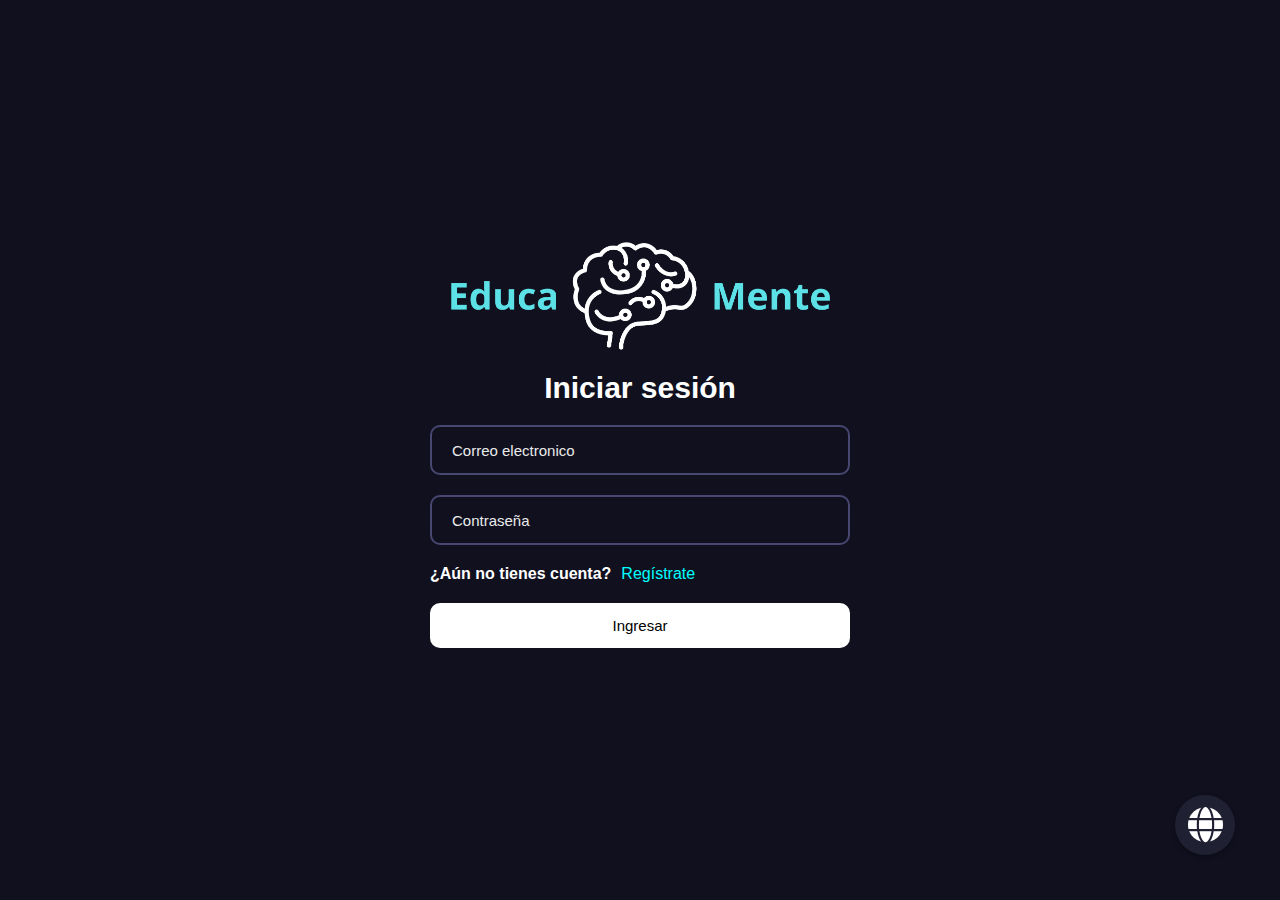
<file: login.html>
<!DOCTYPE html>
<html lang="en">
<head>
    <meta charset="UTF-8">
    <meta name="viewport" content="width=device-width, initial-scale=1.0">
    <title>EducaMente - Inicio de sesión</title>
    <link rel="stylesheet" href="./CSS/styles2.css">
    <link rel="stylesheet" href="https://cdnjs.cloudflare.com/ajax/libs/font-awesome/4.7.0/css/font-awesome.min.css">
    <link rel="stylesheet" href="https://cdnjs.cloudflare.com/ajax/libs/font-awesome/6.5.1/css/all.min.css">
</head>
<body>

    <!-- Language switcher Start -->
    <button class="whatsapp-button" id="toggle-lang">
        <i class="fa-solid fa-globe" style="font-size:35px;color:rgb(255, 255, 255)"></i>
    </button>
    <!-- Language switcher Finish -->

    <div class="container-login">
        <img src="./IMG/Logo_Educa_Mente.png" alt="">
        <div class="subcontainer-login">
            <form id="login-form">
                <h1 data-translate="login-title">Iniciar sesión</h1>
                <div class="input-box">
                    <input type="text" placeholder="Correo electrónico" id="login-mail" data-placeholder="email-placeholder">
                </div>
                <div class="input-box">
                    <input type="password" placeholder="Contraseña" id="login-password" data-placeholder="password-placeholder">
                </div>
                <div class="registrarse-link">
                    <p data-translate="no-account-text">¿Aún no tienes cuenta?</p>
                    <a href="./registro.html" data-translate="register-link">Regístrate</a>
                </div>
                <button type="submit" class="login-btn" id="login-button" data-translate="login-btn">Ingresar</button>
            </form>
        </div>
    </div>
    
    <script>
        document.addEventListener('DOMContentLoaded', function() {
            const loginMailInput = document.getElementById("login-mail");
            const loginPasswordInput = document.getElementById("login-password");
            const loginButton = document.getElementById("login-button");
    
            const users = JSON.parse(localStorage.getItem('users')) || {};
    
            if (loginButton) {
                loginButton.addEventListener('click', function(event) {
                    event.preventDefault();
    
                    // Obtener los valores de los campos de entrada
                    const inputUsername = loginMailInput.value.trim();
                    const inputPassword = loginPasswordInput.value.trim();
    
                    // Verificar si el usuario existe en localStorage
                    if (users[inputUsername]) {
                        const storedUsername = users[inputUsername].username;
                        const storedPassword = users[inputUsername].password;
    
                        // Comparar las contraseñas
                        if (storedPassword === inputPassword) {
                            alert("Inicio de sesión exitoso. ¡Bienvenido!");
                            // Aquí puedes redirigir al usuario a otra página, como la página de inicio de la cuenta.
                            window.location.href = './index.html';
                        } else {
                            alert("Contraseña incorrecta. Por favor, inténtalo de nuevo.");
                        }
                    } else {
                        alert("Usuario no encontrado. Por favor, regístrate.");
                    }
                });
            } else {
                console.error("No se pudo encontrar el botón de inicio de sesión.");
            }
        });
    </script>

    <script>
        const translations = {
            en: {
                "login-title": "Log In",
                "no-account-text": "Don't have an account yet?",
                "register-link": "Sign Up",
                "login-btn": "Log In",
                "email-placeholder": "Email address",
                "password-placeholder": "Password",
            },
            es: {
                "login-title": "Iniciar sesión",
                "no-account-text": "¿Aún no tienes cuenta?",
                "register-link": "Regístrate",
                "login-btn": "Ingresar",
                "email-placeholder": "Correo electronico",
                "password-placeholder": "Contraseña",
            }
        };

        // Function to change the language
        function changeLanguage(language) {
                // Cambiar textos de los elementos con data-translate
                document.querySelectorAll('[data-translate]').forEach((element) => {
                    const key = element.getAttribute('data-translate');
                    if (translations[language][key]) {
                        element.textContent = translations[language][key];
                    }
                });

                // Cambiar los placeholders de los inputs/textarea con data-placeholder
                document.querySelectorAll('[data-placeholder]').forEach((input) => {
                    const key = input.getAttribute('data-placeholder');
                    if (translations[language][key]) {
                        input.placeholder = translations[language][key];
                    }
                });
            }

            // Cargar el idioma desde localStorage o por defecto español
            let currentLang = localStorage.getItem('language') || 'es';

            // Set default language on page load
            window.onload = () => {
                changeLanguage(currentLang);  // Aplicar el idioma guardado al cargar la página
            };

            // Código para cambiar el idioma con un botón (si está presente en esa página)
            const toggleLangButton = document.getElementById('toggle-lang');
            if (toggleLangButton) {
                toggleLangButton.addEventListener('click', () => {
                    currentLang = currentLang === 'es' ? 'en' : 'es';
                    changeLanguage(currentLang);
                    localStorage.setItem('language', currentLang);  // Guardar el idioma seleccionado
                });
            }        
    </script>
</body>
</html>
</file>
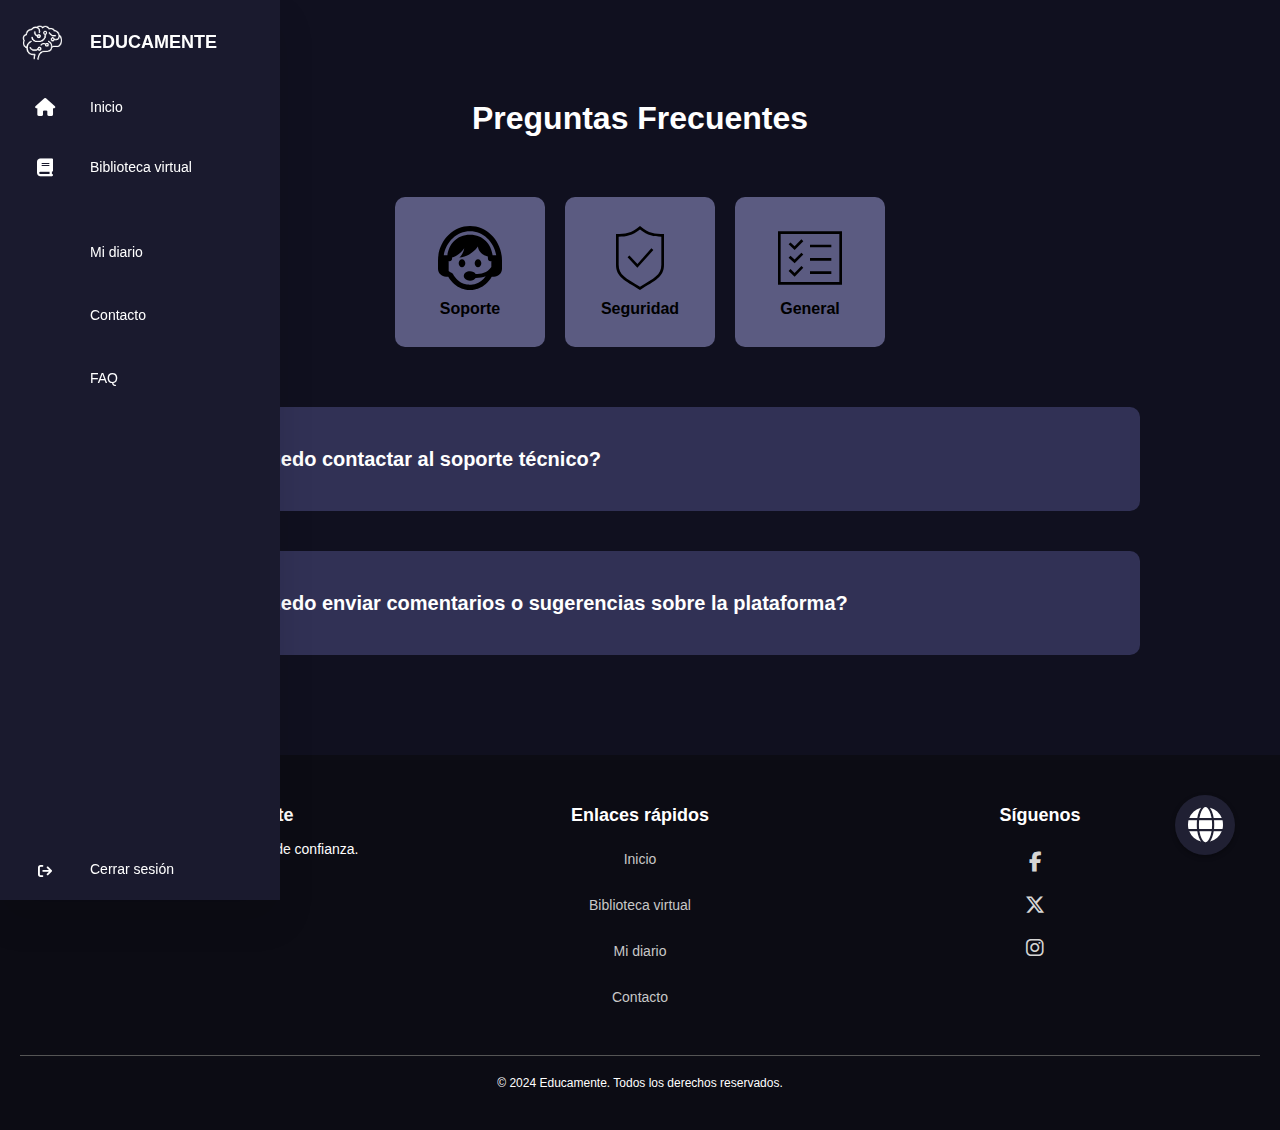
<file: Preguntas.html>
<!DOCTYPE html>
<html lang="en">
<head>
    <meta charset="UTF-8">
    <meta name="viewport" content="width=device-width, initial-scale=1.0">
    <title>EducaMente - Preguntas y respuestas</title>
    <link rel="stylesheet" href="./CSS/styles.css">
    <link rel="stylesheet" href="https://cdnjs.cloudflare.com/ajax/libs/font-awesome/4.7.0/css/font-awesome.min.css">
    <link rel="stylesheet" href="https://cdnjs.cloudflare.com/ajax/libs/font-awesome/6.5.1/css/all.min.css">
</head>
<body>
    
    <!-- Language switcher Start -->
    <button class="whatsapp-button" id="toggle-lang">
        <i class="fa-solid fa-globe" style="font-size:35px;color:rgb(255, 255, 255)"></i>
    </button>
    <!-- Language switcher Finish -->

    <!-- Lateral NavBar Start -->
    <nav>
        <ul>
            <li>
                <a href="#" class="logo">
                    <img src="./IMG/Nav_Educa_logo.png" alt="">
                    <span class="nav-item" data-translate="brand-name">Educamente</span>
                </a>
            </li>
            <li>
                <a href="index.html">
                <i class="fa fa-home" style="font-size: 18px"></i>
                <span class="nav-item" data-translate="home">Inicio</span>
                </a>
            </li>
            <li>
                <a href="./bibliotecavirtual.html">
                    <i class="fa fa-book" style="font-size: 18px"></i>
                    <span class="nav-item" data-translate="library">Biblioteca virtual</span>
                </a>
            </li>
            <li>
                <a href="./diario.html">
                    <i class="fa fa-newspaper-o" style="font-size: 18px"></i>
                    <span class="nav-item" data-translate="diary">Mi diario</span>
                </a>
            </li>
            <li>
                <a href="./contacto.html">
                    <i class="fa fa-group" style="font-size: 18px"></i>
                    <span class="nav-item" data-translate="contact">Contacto</span>
                </a>
            </li>
            <li>
                <a href="./Preguntas.html">
                    <i class="fa fa-support" style="font-size: 18px"></i>
                    <span class="nav-item" data-translate="faq">FAQ</span>
                </a>
            </li>
            <li>
                <a href="#" class="logout" id="logout-button">
                    <i class="fa fa-sign-out"></i>
                    <span class="nav-item" data-translate="logout">Cerrar sesión</span>
                </a>
            </li>
        </ul>
    </nav>
    <!-- Lateral NavBar Finish -->

    <main>
		<h1 class="titulo">Preguntas Frecuentes</h1>
		<div class="categorias" id="categorias">
			<div class="categoria activa" data-categoria="metodos-pago">
				<svg viewbox="0 0 24 24" xmlns="http://www.w3.org/2000/svg" fill-rule="evenodd" clip-rule="evenodd"><path d="M3.848 19h-.848c-.796 0-1.559-.316-2.121-.879-.563-.562-.879-1.325-.879-2.121v-3c0-7.175 5.377-13 12-13s12 5.825 12 13v3c0 .796-.316 1.559-.879 2.121-.562.563-1.325.879-2.121.879h-.848c-2.69 4.633-6.904 5-8.152 5-1.248 0-5.462-.367-8.152-5zm16.152-5.876c-.601.236-1.269-.18-1.269-.797 0-.304-.022-.61-.053-.915-1.761-.254-3.618-1.926-3.699-3.723-1.315 2.005-4.525 4.17-7.044 4.17 1.086-.699 1.839-2.773 1.903-3.508-.581 1.092-2.898 3.136-4.551 3.487l-.018.489c0 .619-.669 1.032-1.269.797v3.771c.287.256.632.464 1.041.594.225.072.412.224.521.424 2.206 4.046 5.426 4.087 6.438 4.087.929 0 3.719-.035 5.877-3.169-1.071.433-2.265.604-3.759.653-.37.6-1.18 1.016-2.118 1.016-1.288 0-2.333-.784-2.333-1.75s1.045-1.75 2.333-1.75c.933 0 1.738.411 2.112 1.005 1.9-.026 4.336-.334 5.888-2.645v-2.236zm-11-.624c.686 0 1.243.672 1.243 1.5s-.557 1.5-1.243 1.5-1.243-.672-1.243-1.5.557-1.5 1.243-1.5zm6 0c.686 0 1.243.672 1.243 1.5s-.557 1.5-1.243 1.5-1.243-.672-1.243-1.5.557-1.5 1.243-1.5zm5.478-1.5h1.357c-.856-5.118-4.937-9-9.835-9-4.898 0-8.979 3.882-9.835 9h1.357c.52-4.023 3.411-7.722 8.478-7.722s7.958 3.699 8.478 7.722z"/></svg>
				<p data-translate="support-category">Soporte</p>
			</div>
			<div class="categoria" data-categoria="seguridad">
				<svg viewbox="0 0 24 24" xmlns="http://www.w3.org/2000/svg" fill-rule="evenodd" clip-rule="evenodd"><path d="M12 0c-3.371 2.866-5.484 3-9 3v11.535c0 4.603 3.203 5.804 9 9.465 5.797-3.661 9-4.862 9-9.465v-11.535c-3.516 0-5.629-.134-9-3zm0 1.292c2.942 2.31 5.12 2.655 8 2.701v10.542c0 3.891-2.638 4.943-8 8.284-5.375-3.35-8-4.414-8-8.284v-10.542c2.88-.046 5.058-.391 8-2.701zm5 7.739l-5.992 6.623-3.672-3.931.701-.683 3.008 3.184 5.227-5.878.728.685z"/></svg>
				<p data-translate="security-category">Seguridad</p>
			</div>
			<div class="categoria" data-categoria="cuenta">
				<svg viewbox="0 0 24 24" xmlns="http://www.w3.org/2000/svg" fill-rule="evenodd" clip-rule="evenodd"><path d="M9.484 15.696l-.711-.696-2.552 2.607-1.539-1.452-.698.709 2.25 2.136 3.25-3.304zm0-5l-.711-.696-2.552 2.607-1.539-1.452-.698.709 2.25 2.136 3.25-3.304zm0-5l-.711-.696-2.552 2.607-1.539-1.452-.698.709 2.25 2.136 3.25-3.304zm10.516 11.304h-8v1h8v-1zm0-5h-8v1h8v-1zm0-5h-8v1h8v-1zm4-5h-24v20h24v-20zm-1 19h-22v-18h22v18z"/></svg>
				<p data-translate="general-category">General</p>
			</div>
		</div>

		<div class="preguntas">

			<!-- Preguntas Soporte -->
			<div class="contenedor-preguntas activo" data-categoria="metodos-pago">
				<div class="contenedor-pregunta">
					<p class="pregunta" data-translate="support-q1">¿Cómo puedo contactar al soporte técnico? <img src="./IMG/SVG/suma.svg" alt="Abrir Respuesta" /></p>
					<p class="respuesta" data-translate="support-a1">Si necesitas ayuda o tienes algún problema, puedes ponerte en contacto con nuestro equipo de soporte técnico a través del correo electrónico <b>educamente@em.edu.co</b> o usando el formulario de contacto disponible en la sección de <b>“Contacto”</b> de la plataforma. Nuestro equipo está disponible para ayudarte de lunes a viernes, de 9:00 a.m. a 6:00 p.m. (hora local).</p>
				</div>
				<div class="contenedor-pregunta">
					<p class="pregunta" data-translate="support-q2">¿Cómo puedo enviar comentarios o sugerencias sobre la plataforma? <img src="./IMG/SVG/suma.svg" alt="Abrir Respuesta" /></p>
					<p class="respuesta" data-translate="support-a2">Valoramos mucho la opinión de nuestros usuarios y siempre estamos buscando maneras de mejorar. Si tienes comentarios, sugerencias o ideas sobre cómo podríamos hacer la plataforma aún mejor, puedes enviarlos a nuestro correo <b>educamente@em.edu.co</b>. Todas las opiniones son bienvenidas y nos ayudan a mejorar continuamente nuestros servicios.</p>
				</div>
			</div>

			<!-- Preguntas Seguridad -->
			<div class="contenedor-preguntas" data-categoria="seguridad">
				<div class="contenedor-pregunta">
					<p class="pregunta" data-translate="security-q1">¿Cómo protege la plataforma mi información personal? <img src="./IMG/SVG/suma.svg" alt="Abrir Respuesta" /></p>
					<p class="respuesta" data-translate="security-a1">En Educamente, tomamos muy en serio la seguridad y privacidad de nuestros usuarios. Implementamos protocolos de seguridad avanzados, como el cifrado de datos y el acceso seguro, para garantizar que tu información personal esté protegida. Además, cumplimos con todas las normativas legales vigentes relacionadas con la protección de datos. No compartimos tu información con terceros sin tu consentimiento explícito.</p>
				</div>
				<div class="contenedor-pregunta">
					<p class="pregunta" data-translate="security-q2">¿Qué debo hacer si creo que mi cuenta ha sido comprometida? <img src="./IMG/SVG/suma.svg" alt="Abrir Respuesta" /></p>
					<p class="respuesta" data-translate="security-a2">Si sospechas que tu cuenta ha sido comprometida, te recomendamos que cambies tu contraseña de inmediato. Puedes hacerlo desde la sección de configuración de tu cuenta. Además, ponte en contacto con nuestro equipo de soporte técnico lo antes posible para que podamos investigar y tomar las medidas necesarias para proteger tu cuenta.</p>
				</div>
			</div>

			<!-- Preguntas Cuenta -->
			<div class="contenedor-preguntas" data-categoria="cuenta">
				<div class="contenedor-pregunta">
					<p class="pregunta" data-translate="general-q1">¿Qué es Educamente? <img src="./IMG/SVG/suma.svg" alt="Abrir Respuesta" /></p>
					<p class="respuesta" data-translate="general-a1">Educamente es una innovadora plataforma educativa interactiva diseñada especialmente para jóvenes y adolescentes. Nuestro objetivo es hacer del aprendizaje una experiencia dinámica y atractiva, combinando contenido educativo de alta calidad con herramientas interactivas que fomentan la participación activa. Ya sea a través de cursos, talleres, o actividades en línea, estamos comprometidos en ayudar a los estudiantes a desarrollar sus habilidades y conocimientos de manera divertida y efectiva.</p>
				</div>
				<div class="contenedor-pregunta">
					<p class="pregunta" data-translate="general-q2">¿Es gratis usar la plataforma? <img src="./IMG/SVG/suma.svg" alt="Abrir Respuesta" /></p>
					<p class="respuesta" data-translate="general-a2">Educamente ofrece una combinación de contenidos gratuitos y de pago. Muchos de nuestros recursos y actividades están disponibles de forma gratuita para que cualquier estudiante pueda acceder y aprender. Sin embargo, también ofrecemos cursos y servicios premium que requieren una suscripción o pago único para acceder a contenido exclusivo y beneficios adicionales. Te invitamos a explorar nuestras opciones y elegir la que mejor se adapte a tus necesidades.</p>
				</div>
			</div>
		</div>
	</main>

    <footer class="footer">
        <div class="footer-container">
            <div class="footer-left">
                <h4 data-translate="footer-brand">Eduwise</h4>
                <p data-translate="footer-desc">Tu plataforma educativa de confianza.</p>
            </div>
            <div class="footer-center">
                <h4 data-translate="quick-links">Enlaces rápidos</h4>
                <ul>
                    <li><a href="./index.html" data-translate="home">Inicio</a></li>
                    <li><a href="./bibliotecavirtual.html" data-translate="library">Biblioteca virtual</a></li>
                    <li><a href="./diario.html" data-translate="diary">Mi diario</a></li>
                    <li><a href="./contacto.html" data-translate="contact">Contacto</a></li>
                </ul>
            </div>
            <div class="footer-right">
                <h4 data-translate="follow-us">Síguenos</h4>
                <div class="social-links">
                    <a href="#"><i class="fa-brands fa-facebook-f"></i></a>
                    <a href="#"><i class="fa-brands fa-x-twitter"></i></a>
                    <a href="#"><i class="fa-brands fa-instagram"></i></a>
                </div>
            </div>
        </div>
        <div class="footer-bottom">
            <p>&copy; 2024 <span data-translate="footer-brand">Eduwise</span>. Todos los derechos reservados.</p>
        </div>
    </footer>

    <script>
        document.addEventListener('DOMContentLoaded', function() {
            const logout_button = document.getElementById("logout-button");

            logout_button.addEventListener('click', function(event) {

                const userConfirmed = confirm("¿Estás seguro de querer cerrar la sesión?");
                
                if (userConfirmed) {

                    window.location.href = './login.html';
                } else {

                    event.preventDefault();
                }
            });
        });
    </script>

    <script>
        const categorias = document.querySelectorAll('#categorias .categoria');
        const contenedorPreguntas = document.querySelectorAll('.contenedor-preguntas');
        let categoriaActiva = null;

        categorias.forEach((categoria) => {
            categoria.addEventListener('click', (e) => {
                categorias.forEach((elemento) => {
                    elemento.classList.remove('activa');
                });

                e.currentTarget.classList.toggle('activa');
                categoriaActiva = categoria.dataset.categoria;


                // Activamos el contenedor de preguntas que corresponde
                contenedorPreguntas.forEach((contenedor) => {
                    if(contenedor.dataset.categoria === categoriaActiva){
                        contenedor.classList.add('activo');
                    } else {
                        contenedor.classList.remove('activo');
                    }
                });
            });
        });
    </script>

    <script>
        const preguntas = document.querySelectorAll('.preguntas .contenedor-pregunta');
        preguntas.forEach((pregunta) => {
            pregunta.addEventListener('click', (e) => {
                e.currentTarget.classList.toggle('activa');

                const respuesta = pregunta.querySelector('.respuesta');
                const alturaRealRespuesta = respuesta.scrollHeight;
                
                if(!respuesta.style.maxHeight){
                    // Si esta vacio el maxHeight entonces ponemos un valor.
                    respuesta.style.maxHeight = alturaRealRespuesta + 'px';
                } else {
                    respuesta.style.maxHeight = null;
                }

                // [Opcional] Reiniciamos las demas preguntas
                preguntas.forEach((elemento) => {
                    // Solamente queremos ejecutar el codigo para las preguntas que no 
                    // sean la pregunta a la que le dimos click.
                    if(pregunta !== elemento){
                        elemento.classList.remove('activa');
                        elemento.querySelector('.respuesta').style.maxHeight = null;
                    }
                });


            });
        });
    </script>

    <script>
        const translations = {
            en: {
                "brand-name": "Eduwise",
                "home": "Home",
                "library": "Virtual Library",
                "diary": "My Diary",
                "contact": "Contact",
                "faq": "FAQ",
                "logout": "Log out",
                "faq-title": "Frequently Asked Questions",
                "support-category": "Support",
                "security-category": "Security",
                "general-category": "General",
                "support-q1": "How can I contact technical support?",
                "support-a1": "If you need help or have any problems, you can contact our technical support team via email at <b>educamente@em.edu.co</b> or using the contact form available in the 'Contact' section of the platform. Our team is available to assist you Monday to Friday, from 9:00 AM to 6:00 PM (local time).",
                "support-q2": "How can I send feedback or suggestions about the platform?",
                "support-a2": "We greatly value the opinion of our users and are always looking for ways to improve. If you have comments, suggestions, or ideas on how we could make the platform even better, you can send them to our email <b>educamente@em.edu.co</b>. All feedback is welcome and helps us continuously improve our services.",
                "security-q1": "How does the platform protect my personal information?",
                "security-a1": "At Eduwise, we take the security and privacy of our users very seriously. We implement advanced security protocols such as data encryption and secure access to ensure that your personal information is protected. We also comply with all applicable legal regulations regarding data protection. We do not share your information with third parties without your explicit consent.",
                "security-q2": "What should I do if I believe my account has been compromised?",
                "security-a2": "If you suspect your account has been compromised, we recommend changing your password immediately. You can do this from the settings section of your account. Also, contact our technical support team as soon as possible so that we can investigate and take the necessary steps to protect your account.",
                "general-q1": "What is Eduwise?",
                "general-a1": "Eduwise is an innovative interactive educational platform specially designed for young people and teenagers. Our goal is to make learning a dynamic and engaging experience, combining high-quality educational content with interactive tools that encourage active participation.",
                "general-q2": "Is the platform free to use?",
                "general-a2": "Eduwise offers a combination of free and paid content. Many of our resources and activities are available for free so that any student can access and learn. However, we also offer premium courses and services that require a subscription or one-time payment to access exclusive content and additional benefits.",
                "footer-brand": "Eduwise",
                "footer-desc": "Your trusted educational platform.",
                "quick-links": "Quick Links",
                "follow-us": "Follow us"
            },
            es: {
                "brand-name": "Educamente", 
                "home": "Inicio",
                "library": "Biblioteca virtual",
                "diary": "Mi diario",
                "contact": "Contacto",
                "faq": "FAQ",
                "logout": "Cerrar sesión",
                "faq-title": "Preguntas Frecuentes",
                "support-category": "Soporte",
                "security-category": "Seguridad",
                "general-category": "General",
                "support-q1": "¿Cómo puedo contactar al soporte técnico?",
                "support-a1": "Si necesitas ayuda o tienes algún problema, puedes ponerte en contacto con nuestro equipo de soporte técnico a través del correo electrónico <b>educamente@em.edu.co</b> o usando el formulario de contacto disponible en la sección de <b>“Contacto”</b> de la plataforma. Nuestro equipo está disponible para ayudarte de lunes a viernes, de 9:00 a.m. a 6:00 p.m. (hora local).",
                "support-q2": "¿Cómo puedo enviar comentarios o sugerencias sobre la plataforma?",
                "support-a2": "Valoramos mucho la opinión de nuestros usuarios y siempre estamos buscando maneras de mejorar. Si tienes comentarios, sugerencias o ideas sobre cómo podríamos hacer la plataforma aún mejor, puedes enviarlos a nuestro correo <b>educamente@em.edu.co</b>. Todas las opiniones son bienvenidas y nos ayudan a mejorar continuamente nuestros servicios.",
                "security-q1": "¿Cómo protege la plataforma mi información personal?",
                "security-a1": "En Educamente, tomamos muy en serio la seguridad y privacidad de nuestros usuarios. Implementamos protocolos de seguridad avanzados, como el cifrado de datos y el acceso seguro, para garantizar que tu información personal esté protegida. Además, cumplimos con todas las normativas legales vigentes relacionadas con la protección de datos. No compartimos tu información con terceros sin tu consentimiento explícito.",
                "security-q2": "¿Qué debo hacer si creo que mi cuenta ha sido comprometida?",
                "security-a2": "Si sospechas que tu cuenta ha sido comprometida, te recomendamos que cambies tu contraseña de inmediato. Puedes hacerlo desde la sección de configuración de tu cuenta. Además, ponte en contacto con nuestro equipo de soporte técnico lo antes posible para que podamos investigar y tomar las medidas necesarias para proteger tu cuenta.",
                "general-q1": "¿Qué es Educamente?",
                "general-a1": "Educamente es una innovadora plataforma educativa interactiva diseñada especialmente para jóvenes y adolescentes. Nuestro objetivo es hacer del aprendizaje una experiencia dinámica y atractiva, combinando contenido educativo de alta calidad con herramientas interactivas que fomentan la participación activa.",
                "general-q2": "¿Es gratis usar la plataforma?",
                "general-a2": "Educamente ofrece una combinación de contenidos gratuitos y de pago. Muchos de nuestros recursos y actividades están disponibles de forma gratuita para que cualquier estudiante pueda acceder y aprender. Sin embargo, también ofrecemos cursos y servicios premium que requieren una suscripción o pago único para acceder a contenido exclusivo y beneficios adicionales.",
                "footer-brand": "Educamente",
                "footer-desc": "Tu plataforma educativa de confianza.",
                "quick-links": "Enlaces rápidos",
                "follow-us": "Síguenos"
            }
        };



         // Function to change the language
         function changeLanguage(language) {
            // Cambiar textos de los elementos con data-translate
            document.querySelectorAll('[data-translate]').forEach((element) => {
                const key = element.getAttribute('data-translate');
                if (translations[language][key]) {
                    element.textContent = translations[language][key];
                }
            });

            // Cambiar los placeholders de los inputs/textarea con data-placeholder
            document.querySelectorAll('[data-placeholder]').forEach((input) => {
                const key = input.getAttribute('data-placeholder');
                if (translations[language][key]) {
                    input.placeholder = translations[language][key];
                }
            });
        }

        // Cargar el idioma desde localStorage o por defecto español
        let currentLang = localStorage.getItem('language') || 'es';

        // Set default language on page load
        window.onload = () => {
            changeLanguage(currentLang);  // Aplicar el idioma guardado al cargar la página
        };

        // Código para cambiar el idioma con un botón (si está presente en esa página)
        const toggleLangButton = document.getElementById('toggle-lang');
        if (toggleLangButton) {
            toggleLangButton.addEventListener('click', () => {
                currentLang = currentLang === 'es' ? 'en' : 'es';
                changeLanguage(currentLang);
                localStorage.setItem('language', currentLang);  // Guardar el idioma seleccionado
            });
        }        
    </script>


</body>
</html>
</file>
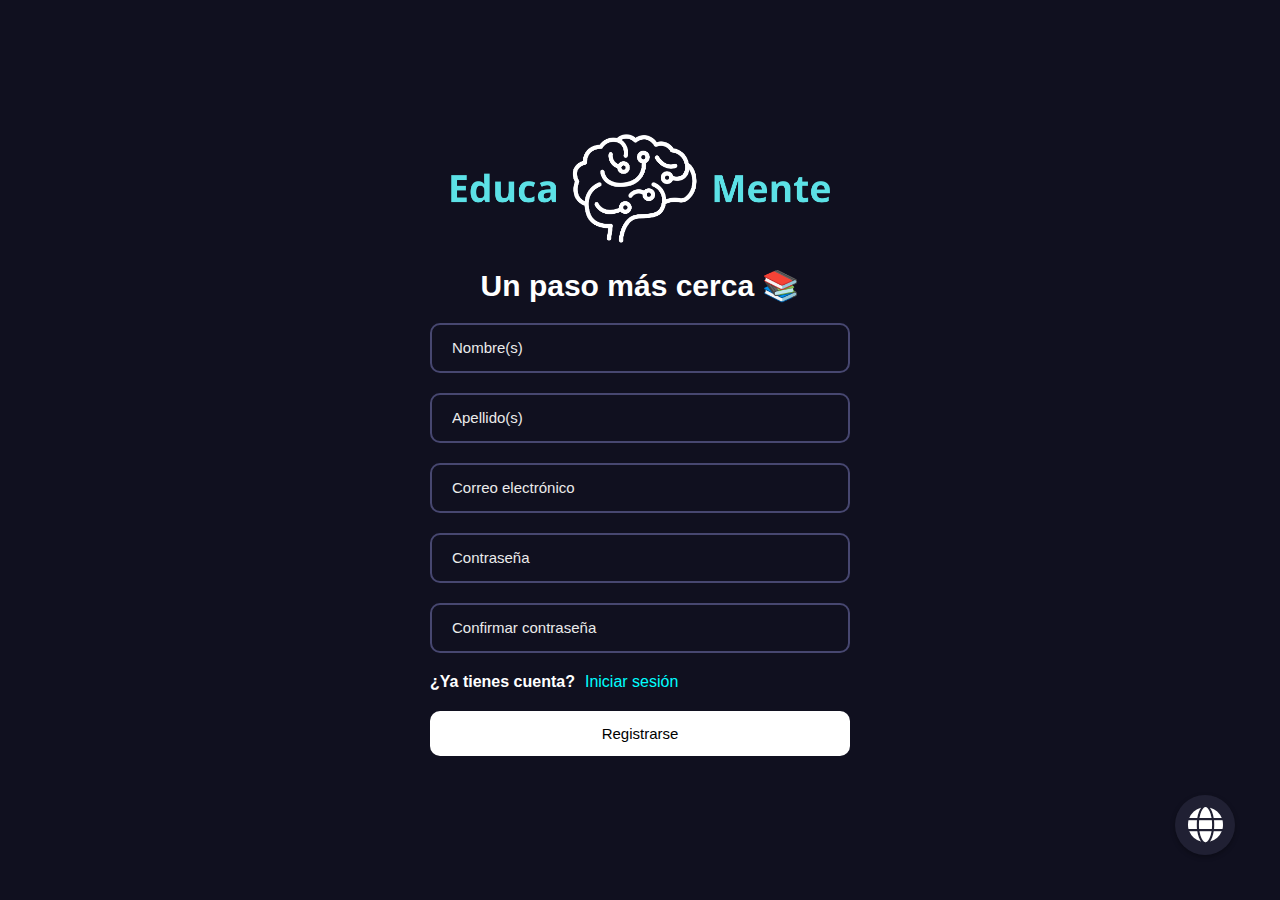
<file: registro.html>
<!DOCTYPE html>
<html lang="en">
<head>
    <meta charset="UTF-8">
    <meta name="viewport" content="width=device-width, initial-scale=1.0">
    <title>EducaMente - Registro</title>
    <link rel="stylesheet" href="./CSS/styles2.css">
    <link rel="stylesheet" href="https://cdnjs.cloudflare.com/ajax/libs/font-awesome/4.7.0/css/font-awesome.min.css">
    <link rel="stylesheet" href="https://cdnjs.cloudflare.com/ajax/libs/font-awesome/6.5.1/css/all.min.css">
</head>
<body>

    <!-- Language switcher Start -->
    <button class="whatsapp-button" id="toggle-lang">
        <i class="fa-solid fa-globe" style="font-size:35px;color:rgb(255, 255, 255)"></i>
    </button>
    <!-- Language switcher Finish -->

    <div class="container-login">
        <a href="./login.html"><img src="./IMG/Logo_Educa_Mente.png" alt="EducaMente_logo_img" data-translate="logo-alt"></a>
        <div class="subcontainer-login">
            <form id="registration-form">
                <h1 data-translate="registration-title">Un paso más cerca 📚</h1>
                <div class="input-box">
                    <input type="text" placeholder="Nombre(s)" id="register-name" required data-placeholder="name-placeholder">
                </div>
                <div class="input-box">
                    <input type="text" placeholder="Apellido(s)" id="register-lastname" required data-placeholder="lastname-placeholder">
                </div>
                <div class="input-box">
                    <input type="email" placeholder="Correo electrónico" id="register-mail" required data-translate="email-placeholder">
                </div>
                <div class="input-box">
                    <input type="password" placeholder="Contraseña" id="register-password" required data-placeholder="password-placeholder">
                </div>
                <div class="input-box">
                    <input type="password" placeholder="Confirmar contraseña" id="register-password-repeat" required data-placeholder="confirm-password-placeholder">
                </div>
                <div class="registrarse-link">
                    <p data-translate="already-have-account">¿Ya tienes cuenta?</p>
                    <a href="./login.html" data-translate="login-link">Iniciar sesión</a>
                </div>
                <button type="submit" id="register-button" class="login-btn" data-translate="register-btn">Registrarse</button>
            </form>
        </div>
    </div>
    
    <script>
        document.addEventListener('DOMContentLoaded', function() {
            const usernameInput = document.getElementById('register-mail');
            const passwordInput = document.getElementById('register-password');
            const passwordRepeatInput = document.getElementById('register-password-repeat');
            const registrationForm = document.getElementById('registration-form');
    
            let users = JSON.parse(localStorage.getItem('users')) || {};
    
            registrationForm.addEventListener('submit', function(event) {
                const username = usernameInput.value.trim();
                const password = passwordInput.value.trim();
                const passwordRepeat = passwordRepeatInput.value.trim();
    
                // Validar si el usuario ya existe
                if (users[username]) {
                    event.preventDefault();
                    alert('El usuario ya existe.');
                    return;
                }
    
                // Validar las contraseñas
                if (password !== passwordRepeat || password === "") {
                    event.preventDefault();
                    alert("¡Error! Las contraseñas no coinciden o los campos están vacíos.");
                } else {
                    users[username] = {
                        username: username,
                        password: password,
                    };
    
                    localStorage.setItem('users', JSON.stringify(users));
                    alert("¡Registrado con ÉXITO!");
    
                    window.location.href = './login.html';

                    usernameInput.value = '';
                    passwordInput.value = '';
                    passwordRepeatInput.value = '';
                }
            });
        });
    </script>
    
    <script>
        const translations = {
            en: {
                "logo-alt": "EducaMente logo image",
                "registration-title": "One step closer 📚",
                "name-placeholder": "First Name(s)",
                "lastname-placeholder": "Last Name(s)",
                "email-placeholder": "Email",
                "password-placeholder": "Password",
                "confirm-password-placeholder": "Confirm Password",
                "already-have-account": "Already have an account?",
                "login-link": "Log In",
                "register-btn": "Register",
            },
            es: {
                "logo-alt": "Imagen del logo de EducaMente",
                "registration-title": "Un paso más cerca 📚",
                "name-placeholder": "Nombre(s)",
                "lastname-placeholder": "Apellido(s)",
                "email-placeholder": "Correo electrónico",
                "password-placeholder": "Contraseña",
                "confirm-password-placeholder": "Confirmar contraseña",
                "already-have-account": "¿Ya tienes cuenta?",
                "login-link": "Iniciar sesión",
                "register-btn": "Registrarse",
            }
        };

        // Function to change the language
        function changeLanguage(language) {
                // Cambiar textos de los elementos con data-translate
                document.querySelectorAll('[data-translate]').forEach((element) => {
                    const key = element.getAttribute('data-translate');
                    if (translations[language][key]) {
                        element.textContent = translations[language][key];
                    }
                });

                // Cambiar los placeholders de los inputs/textarea con data-placeholder
                document.querySelectorAll('[data-placeholder]').forEach((input) => {
                    const key = input.getAttribute('data-placeholder');
                    if (translations[language][key]) {
                        input.placeholder = translations[language][key];
                    }
                });
            }

            // Cargar el idioma desde localStorage o por defecto español
            let currentLang = localStorage.getItem('language') || 'es';

            // Set default language on page load
            window.onload = () => {
                changeLanguage(currentLang);  // Aplicar el idioma guardado al cargar la página
            };

            // Código para cambiar el idioma con un botón (si está presente en esa página)
            const toggleLangButton = document.getElementById('toggle-lang');
            if (toggleLangButton) {
                toggleLangButton.addEventListener('click', () => {
                    currentLang = currentLang === 'es' ? 'en' : 'es';
                    changeLanguage(currentLang);
                    localStorage.setItem('language', currentLang);  // Guardar el idioma seleccionado
                });
            }        
    </script>

</body>
</html>
</file>
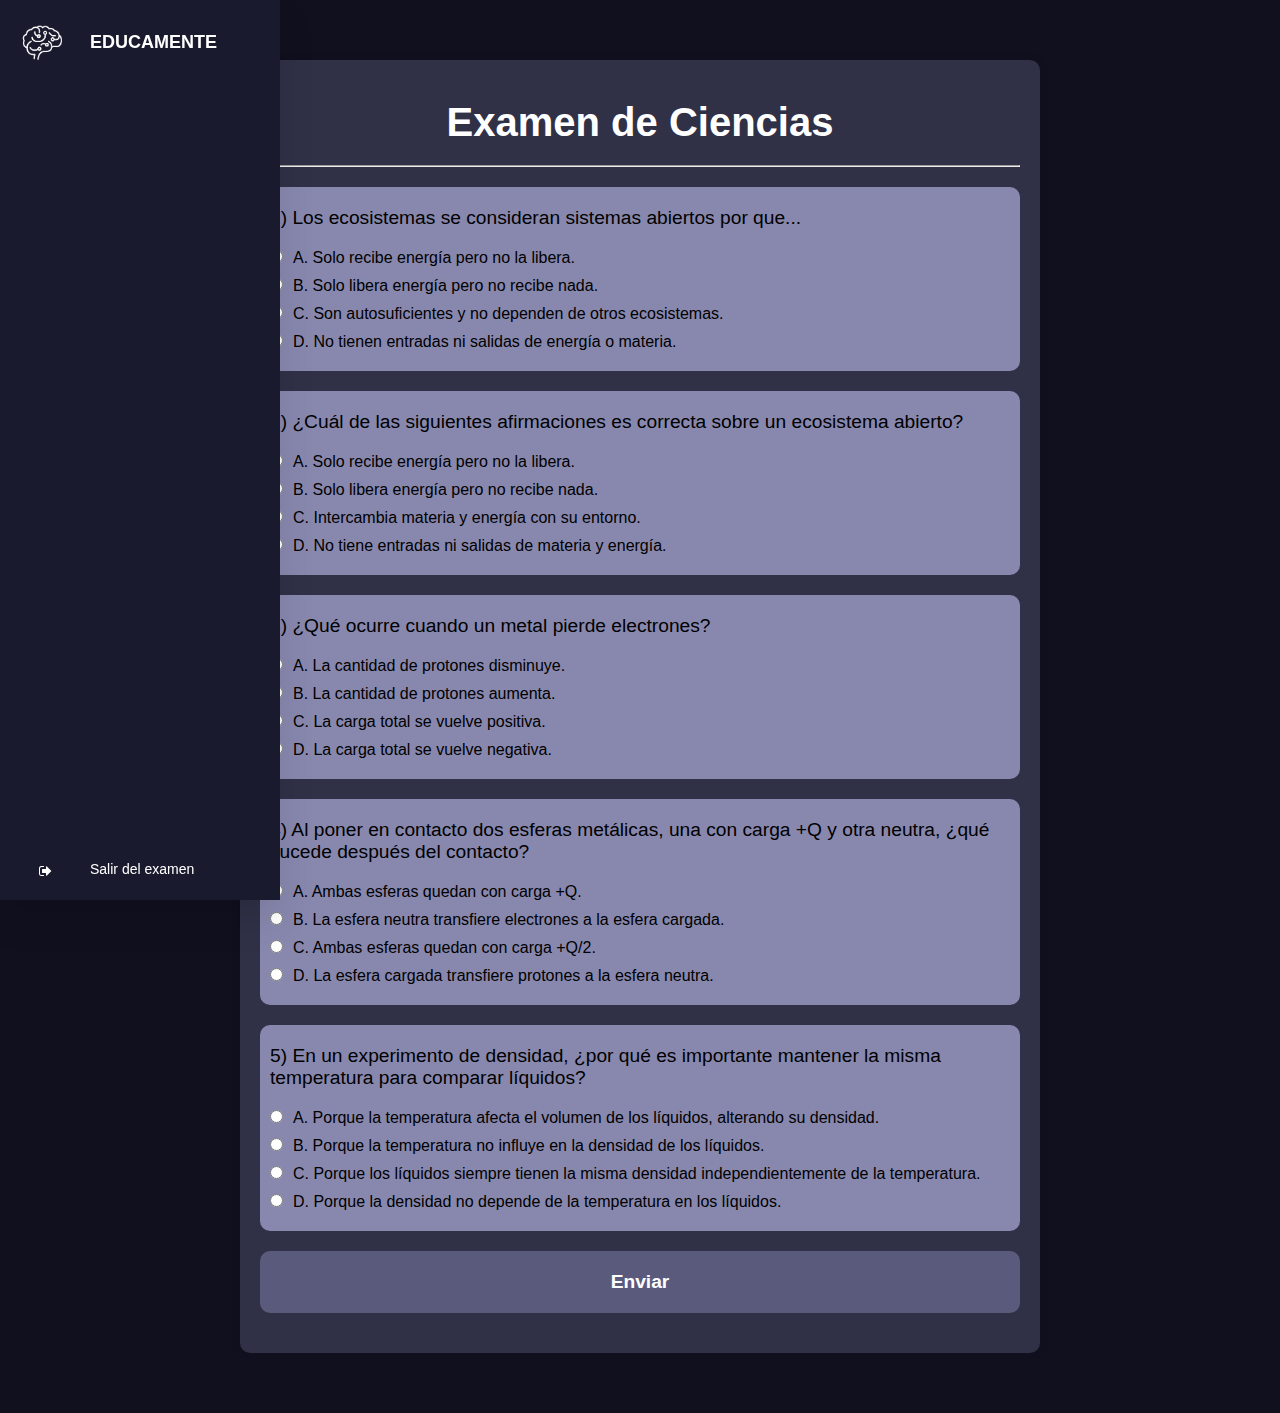
<file: Examenes/examen-ciencias.html>
<!DOCTYPE html>
<html lang="en">
<head>
    <meta charset="UTF-8">
    <meta name="viewport" content="width=device-width, initial-scale=1.0">
    <title>EducaMente - Biblioteca Virtual</title>
    <link rel="stylesheet" href="../CSS/styles.css">
    <link rel="stylesheet" href="https://cdnjs.cloudflare.com/ajax/libs/font-awesome/4.7.0/css/font-awesome.min.css">
</head>
<body>
    <!-- Lateral NavBar Start -->
    <nav>
        <ul>
            <li>
                <a href="#" class="logo">
                    <img src="../IMG/Nav_Educa_logo.png" alt="">
                    <span class="nav-item">Educamente</span>
                </a>
            </li>
            <li>
                <a href="#" class="logout" id="logout-button">
                    <i class="fa fa-sign-out"></i>
                    <span class="nav-item">Salir del examen</span>
                </a>
            </li>
        </ul>
    </nav>
    <!-- Lateral NavBar Finish -->

    <section class="description-section">
        <div class="quiz-container">
            <div class="quiz-header">
                <h2>Examen de Ciencias</h2>
            </div>
            <hr>
            <div id="quiz">
                <!-- Preguntas -->
                <div class="question-container">
                    <div class="question">1) Los ecosistemas se consideran sistemas abiertos por que...</div>
                    <ul class="answers">
                        <li><input type="radio" name="q1" value="A">A. Solo recibe energía pero no la libera.</li>
                        <li><input type="radio" name="q1" value="B">B. Solo libera energía pero no recibe nada.</li>
                        <li><input type="radio" name="q1" value="C">C. Son autosuficientes y no dependen de otros ecosistemas.</li>
                        <li><input type="radio" name="q1" value="D">D. No tienen entradas ni salidas de energía o materia.</li>
                    </ul>
                </div>
                <div class="question-container">
                    <div class="question">2) ¿Cuál de las siguientes afirmaciones es correcta sobre un ecosistema abierto?</div>
                    <ul class="answers">
                        <li><input type="radio" name="q2" value="A">A. Solo recibe energía pero no la libera.</li>
                        <li><input type="radio" name="q2" value="B">B. Solo libera energía pero no recibe nada.</li>
                        <li><input type="radio" name="q2" value="C">C. Intercambia materia y energía con su entorno.</li>
                        <li><input type="radio" name="q2" value="D">D. No tiene entradas ni salidas de materia y energía.</li>
                    </ul>
                </div>
                <div class="question-container">
                    <div class="question">3) ¿Qué ocurre cuando un metal pierde electrones?</div>
                    <ul class="answers">
                        <li><input type="radio" name="q3" value="A">A. La cantidad de protones disminuye.</li>
                        <li><input type="radio" name="q3" value="B">B. La cantidad de protones aumenta.</li>
                        <li><input type="radio" name="q3" value="C">C. La carga total se vuelve positiva.</li>
                        <li><input type="radio" name="q3" value="D">D. La carga total se vuelve negativa.</li>
                    </ul>
                </div>
                <div class="question-container">
                    <div class="question">4) Al poner en contacto dos esferas metálicas, una con carga +Q y otra neutra, ¿qué sucede después del contacto?</div>
                    <ul class="answers">
                        <li><input type="radio" name="q4" value="A">A. Ambas esferas quedan con carga +Q.</li>
                        <li><input type="radio" name="q4" value="B">B. La esfera neutra transfiere electrones a la esfera cargada.</li>
                        <li><input type="radio" name="q4" value="C">C. Ambas esferas quedan con carga +Q/2.</li>
                        <li><input type="radio" name="q4" value="D">D. La esfera cargada transfiere protones a la esfera neutra.</li>
                    </ul>
                </div>
                <div class="question-container">
                    <div class="question">5) En un experimento de densidad, ¿por qué es importante mantener la misma temperatura para comparar líquidos?</div>
                    <ul class="answers">
                        <li><input type="radio" name="q5" value="A">A. Porque la temperatura afecta el volumen de los líquidos, alterando su densidad.</li>
                        <li><input type="radio" name="q5" value="B">B. Porque la temperatura no influye en la densidad de los líquidos.</li>
                        <li><input type="radio" name="q5" value="C">C. Porque los líquidos siempre tienen la misma densidad independientemente de la temperatura.</li>
                        <li><input type="radio" name="q5" value="D">D. Porque la densidad no depende de la temperatura en los líquidos.</li>
                    </ul>
                </div>
                <!-- Botón de envío -->
                <div class="quiz-footer">
                    <button id="submit-btn" onclick="submitQuiz()" class="exam-btn">Enviar</button>
                    <div id="result" class="score"></div>
                </div>
            </div>
        </div>
    </section>
    <script>
        document.addEventListener('DOMContentLoaded', function() {
            const logout_button = document.getElementById("logout-button");
    
            logout_button.addEventListener('click', function(event) {

                const userConfirmed = confirm("¿Estás seguro de querer salir? se perderan todos los cambios.");
                
                if (userConfirmed) {

                    window.location.href = '../bibliotecavirtual.html';
                } else {

                    event.preventDefault();
                }
            });
        });
    </script>
    
    <script>
        const correctAnswers = {
            q1: 'B',
            q2: 'C',
            q3: 'C',
            q4: 'C',
            q5: 'A'
        };

        function submitQuiz() {
            let score = 0;
            const totalQuestions = Object.keys(correctAnswers).length;

            for (let q in correctAnswers) {
                const selected = document.querySelector(`input[name="${q}"]:checked`);
                const questionContainer = selected.closest('.question-container');

                if (selected) {
                    if (selected.value === correctAnswers[q]) {
                        score++;
                        questionContainer.classList.add('correct');
                    } else {
                        questionContainer.classList.add('incorrect');
                        const correctAnswer = questionContainer.querySelector(`input[value="${correctAnswers[q]}"]`);
                        correctAnswer.closest('li').style.fontWeight = 'bold';
                    }
                }
            }

            const percentage = (score / totalQuestions) * 100;
            const resultText = `Puntaje: ${percentage}/100 - ` + (percentage >= 50 ? '¡Aprobado!' : 'Desaprobado');
            const resultTextColor = (percentage >= 50 ? document.getElementById('result').style.color = "green" : document.getElementById('result').style.color = "red");
            document.getElementById('result').textContent = resultText;

            const submitBtn = document.getElementById('submit-btn');
            if (percentage >= 50) {
                submitBtn.textContent = 'Salir';
                submitBtn.onclick = () => {
                    // Obtener el puntaje actual guardado en localStorage
                    const savedPuntaje = localStorage.getItem('cienciasPuntaje');
                    const savedPercentage = savedPuntaje ? parseFloat(savedPuntaje.split('/')[0]) : 0;

                    // Solo actualiza si el nuevo puntaje es mayor que el guardado
                    if (percentage > savedPercentage) {
                        localStorage.setItem('cienciasEstado', 'Completado');
                        localStorage.setItem('cienciasPuntaje', `${percentage}/100`);
                    }
                    
                    window.location.href = '../bibliotecavirtual.html'; // Redirigir a la página de la biblioteca virtual
                };
            } else {
                submitBtn.textContent = 'Repetir';
                submitBtn.onclick = () => {
                    location.reload();
                };
            }
        }
    </script>
</body>
</html>
</file>
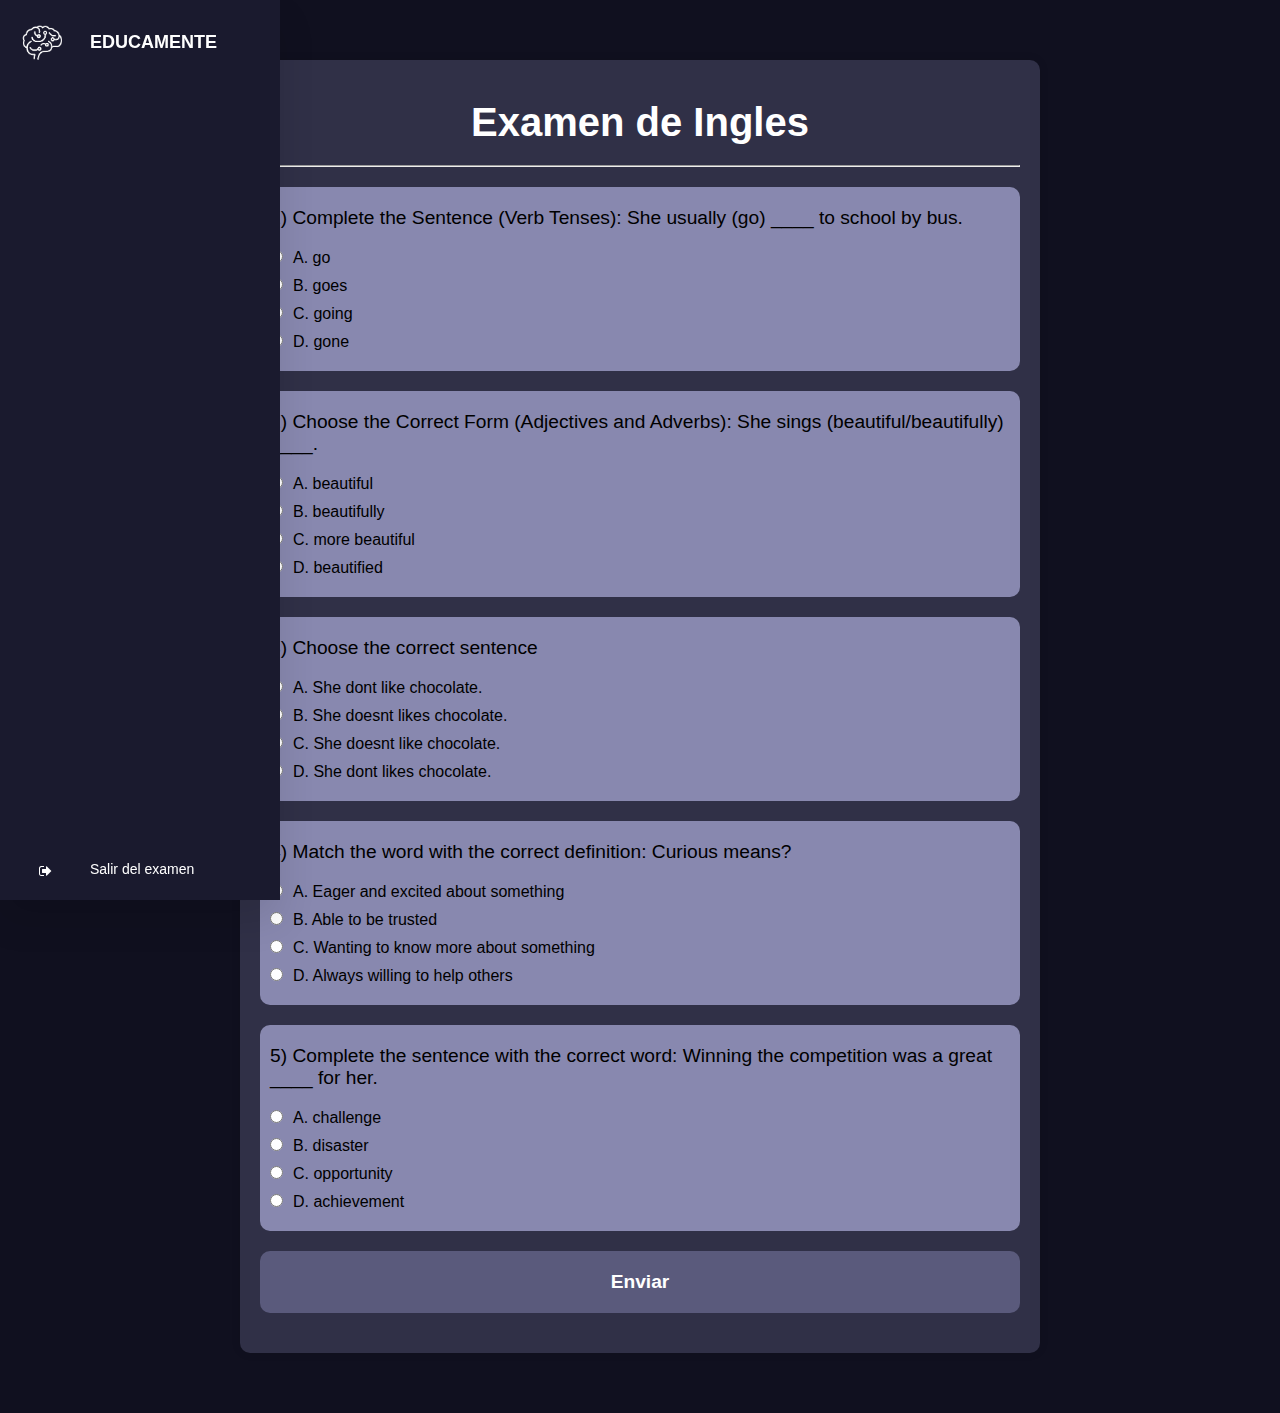
<file: Examenes/examen-ingles-2.html>
<!DOCTYPE html>
<html lang="en">
<head>
    <meta charset="UTF-8">
    <meta name="viewport" content="width=device-width, initial-scale=1.0">
    <title>EducaMente - Biblioteca Virtual</title>
    <link rel="stylesheet" href="../CSS/styles.css">
    <link rel="stylesheet" href="https://cdnjs.cloudflare.com/ajax/libs/font-awesome/4.7.0/css/font-awesome.min.css">
</head>
<body>
    <!-- Lateral NavBar Start -->
    <nav>
        <ul>
            <li>
                <a href="#" class="logo">
                    <img src="../IMG/Nav_Educa_logo.png" alt="">
                    <span class="nav-item">Educamente</span>
                </a>
            </li>
            <li>
                <a href="#" class="logout" id="logout-button">
                    <i class="fa fa-sign-out"></i>
                    <span class="nav-item">Salir del examen</span>
                </a>
            </li>
        </ul>
    </nav>
    <!-- Lateral NavBar Finish -->

    <section class="description-section">
        <div class="quiz-container">
            <div class="quiz-header">
                <h2>Examen de Ingles</h2>
            </div>
            <hr>
            <div id="quiz">
                <!-- Preguntas -->
                <div class="question-container">
                    <div class="question">1) Complete the Sentence (Verb Tenses): She usually (go) ____ to school by bus.</div>
                    <ul class="answers">
                        <li><input type="radio" name="q1" value="A">A. go</li>
                        <li><input type="radio" name="q1" value="B">B. goes</li>
                        <li><input type="radio" name="q1" value="C">C. going</li>
                        <li><input type="radio" name="q1" value="D">D. gone</li>
                    </ul>
                </div>
                <div class="question-container">
                    <div class="question">2) Choose the Correct Form (Adjectives and Adverbs): She sings (beautiful/beautifully) ____.</div>
                    <ul class="answers">
                        <li><input type="radio" name="q2" value="A">A. beautiful</li>
                        <li><input type="radio" name="q2" value="B">B. beautifully</li>
                        <li><input type="radio" name="q2" value="C">C. more beautiful</li>
                        <li><input type="radio" name="q2" value="D">D. beautified</li>
                    </ul>
                </div>
                <div class="question-container">
                    <div class="question">3) Choose the correct sentence</div>
                    <ul class="answers">
                        <li><input type="radio" name="q3" value="A">A. She dont like chocolate.</li>
                        <li><input type="radio" name="q3" value="B">B. She doesnt likes chocolate.</li>
                        <li><input type="radio" name="q3" value="C">C. She doesnt like chocolate.</li>
                        <li><input type="radio" name="q3" value="D">D. She dont likes chocolate.</li>
                    </ul>
                </div>
                <div class="question-container">
                    <div class="question">4) Match the word with the correct definition: Curious means?</div>
                    <ul class="answers">
                        <li><input type="radio" name="q4" value="A">A. Eager and excited about something</li>
                        <li><input type="radio" name="q4" value="B">B. Able to be trusted</li>
                        <li><input type="radio" name="q4" value="C">C. Wanting to know more about something</li>
                        <li><input type="radio" name="q4" value="D">D. Always willing to help others</li>
                    </ul>
                </div>
                <div class="question-container">
                    <div class="question">5) Complete the sentence with the correct word: Winning the competition was a great ____ for her.</div>
                    <ul class="answers">
                        <li><input type="radio" name="q5" value="A">A. challenge</li>
                        <li><input type="radio" name="q5" value="B">B. disaster</li>
                        <li><input type="radio" name="q5" value="C">C. opportunity</li>
                        <li><input type="radio" name="q5" value="D">D. achievement</li>
                    </ul>
                </div>
                <!-- Botón de envío -->
                <div class="quiz-footer">
                    <button id="submit-btn" onclick="submitQuiz()" class="exam-btn">Enviar</button>
                    <div id="result" class="score"></div>
                </div>
            </div>
        </div>
    </section>
    <script>
        document.addEventListener('DOMContentLoaded', function() {
            const logout_button = document.getElementById("logout-button");
    
            logout_button.addEventListener('click', function(event) {

                const userConfirmed = confirm("¿Estás seguro de querer salir? se perderan todos los cambios.");
                
                if (userConfirmed) {

                    window.location.href = '../bibliotecavirtual.html';
                } else {

                    event.preventDefault();
                }
            });
        });
    </script>
    
    <script>
        const correctAnswers = {
            q1: 'B',
            q2: 'B',
            q3: 'C',
            q4: 'C',
            q5: 'C'
        };

        function submitQuiz() {
            let score = 0;
            const totalQuestions = Object.keys(correctAnswers).length;

            for (let q in correctAnswers) {
                const selected = document.querySelector(`input[name="${q}"]:checked`);
                const questionContainer = selected.closest('.question-container');

                if (selected) {
                    if (selected.value === correctAnswers[q]) {
                        score++;
                        questionContainer.classList.add('correct');
                    } else {
                        questionContainer.classList.add('incorrect');
                        const correctAnswer = questionContainer.querySelector(`input[value="${correctAnswers[q]}"]`);
                        correctAnswer.closest('li').style.fontWeight = 'bold';
                    }
                }
            }

            const percentage = (score / totalQuestions) * 100;
            const resultText = `Puntaje: ${percentage}/100 - ` + (percentage >= 50 ? '¡Aprobado!' : 'Desaprobado');
            const resultTextColor = (percentage >= 50 ? document.getElementById('result').style.color = "green" : document.getElementById('result').style.color = "red");
            document.getElementById('result').textContent = resultText;

            const submitBtn = document.getElementById('submit-btn');
            if (percentage >= 50) {
                submitBtn.textContent = 'Salir';
                submitBtn.onclick = () => {
                    // Obtener el puntaje actual guardado en localStorage
                    const savedPuntaje = localStorage.getItem('inglesPuntaje-2');
                    const savedPercentage = savedPuntaje ? parseFloat(savedPuntaje.split('/')[0]) : 0;

                    // Solo actualiza si el nuevo puntaje es mayor que el guardado
                    if (percentage > savedPercentage) {
                        localStorage.setItem('inglesEstado-2', 'Completado');
                        localStorage.setItem('inglesPuntaje-2', `${percentage}/100`);
                    }
                    
                    window.location.href = '../bibliotecavirtual.html'; // Redirigir a la página de la biblioteca virtual
                };
            } else {
                submitBtn.textContent = 'Repetir';
                submitBtn.onclick = () => {
                    location.reload();
                };
            }
        }
    </script>
</body>
</html>
</file>
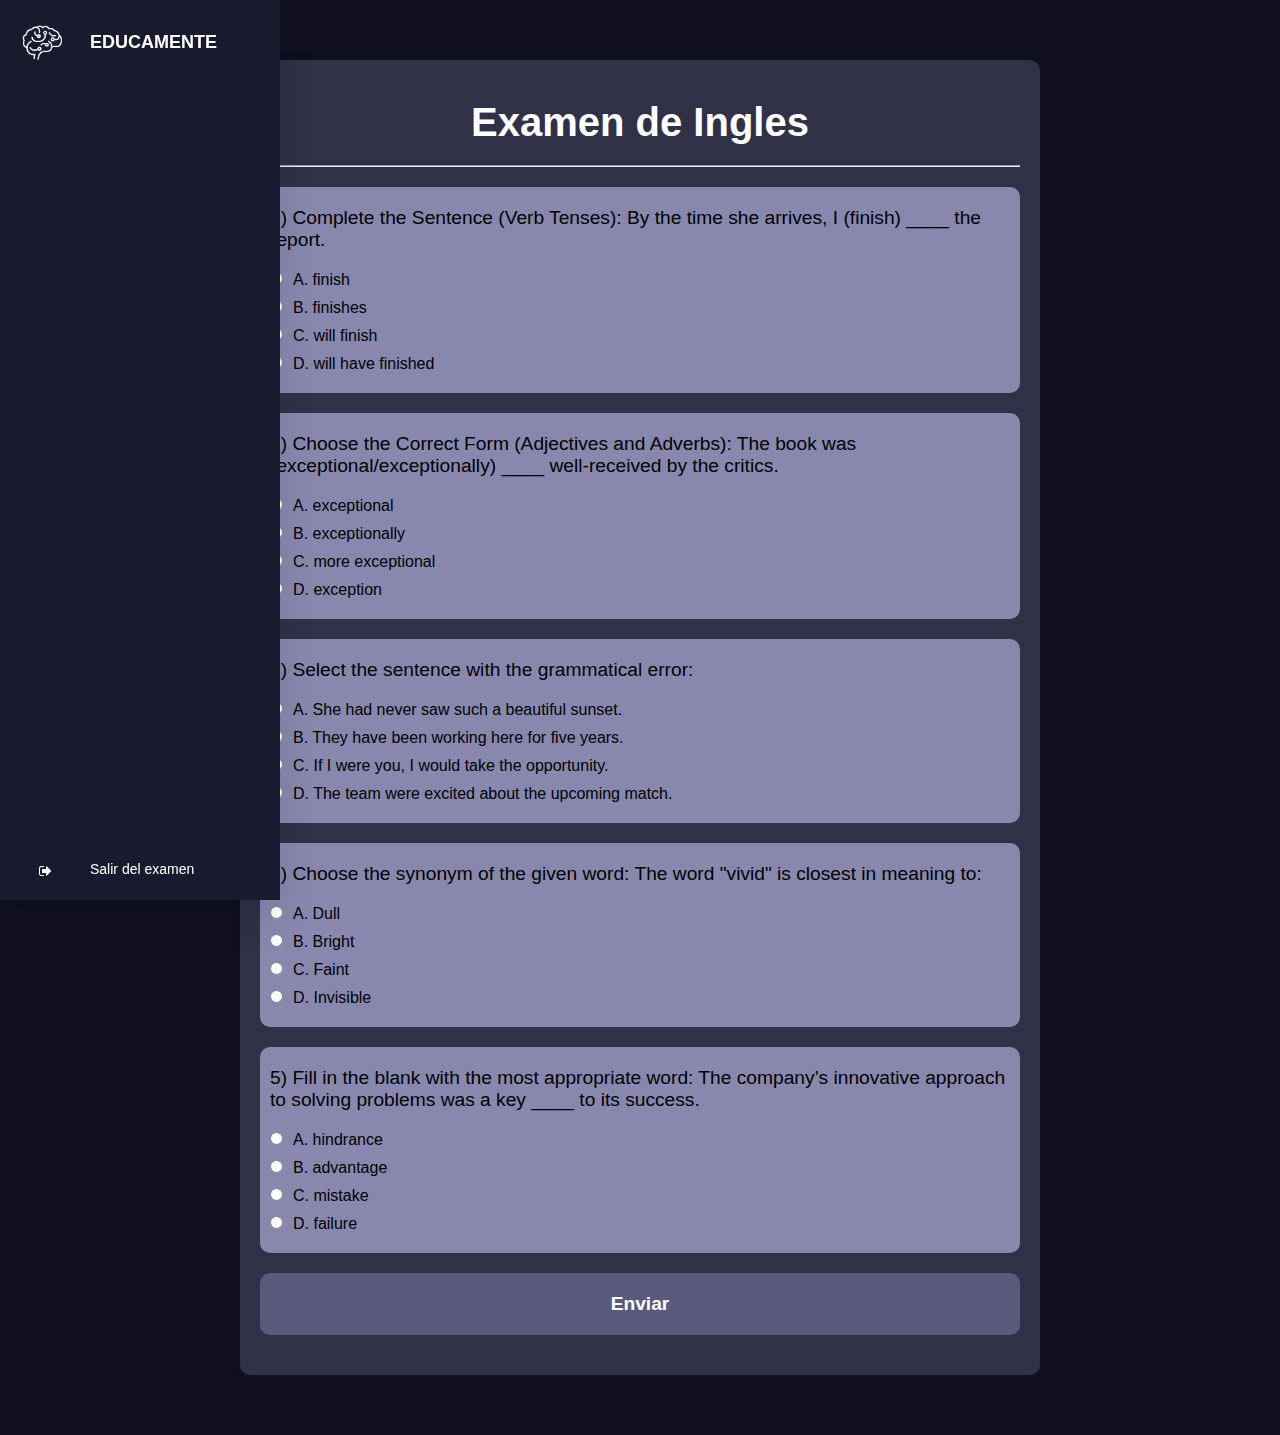
<file: Examenes/examen-ingles-3.html>
<!DOCTYPE html>
<html lang="en">
<head>
    <meta charset="UTF-8">
    <meta name="viewport" content="width=device-width, initial-scale=1.0">
    <title>EducaMente - Biblioteca Virtual</title>
    <link rel="stylesheet" href="../CSS/styles.css">
    <link rel="stylesheet" href="https://cdnjs.cloudflare.com/ajax/libs/font-awesome/4.7.0/css/font-awesome.min.css">
</head>
<body>
    <!-- Lateral NavBar Start -->
    <nav>
        <ul>
            <li>
                <a href="#" class="logo">
                    <img src="../IMG/Nav_Educa_logo.png" alt="">
                    <span class="nav-item">Educamente</span>
                </a>
            </li>
            <li>
                <a href="#" class="logout" id="logout-button">
                    <i class="fa fa-sign-out"></i>
                    <span class="nav-item">Salir del examen</span>
                </a>
            </li>
        </ul>
    </nav>
    <!-- Lateral NavBar Finish -->

    <section class="description-section">
        <div class="quiz-container">
            <div class="quiz-header">
                <h2>Examen de Ingles</h2>
            </div>
            <hr>
            <div id="quiz">
                <!-- Preguntas -->
                <div class="question-container">
                    <div class="question">1) Complete the Sentence (Verb Tenses): By the time she arrives, I (finish) ____ the report.</div>
                    <ul class="answers">
                        <li><input type="radio" name="q1" value="A">A. finish</li>
                        <li><input type="radio" name="q1" value="B">B. finishes</li>
                        <li><input type="radio" name="q1" value="C">C. will finish</li>
                        <li><input type="radio" name="q1" value="D">D. will have finished</li>
                    </ul>
                </div>
                <div class="question-container">
                    <div class="question">2) Choose the Correct Form (Adjectives and Adverbs): The book was (exceptional/exceptionally) ____ well-received by the critics.</div>
                    <ul class="answers">
                        <li><input type="radio" name="q2" value="A">A. exceptional</li>
                        <li><input type="radio" name="q2" value="B">B. exceptionally</li>
                        <li><input type="radio" name="q2" value="C">C. more exceptional</li>
                        <li><input type="radio" name="q2" value="D">D. exception</li>
                    </ul>
                </div>
                <div class="question-container">
                    <div class="question">3) Select the sentence with the grammatical error:</div>
                    <ul class="answers">
                        <li><input type="radio" name="q3" value="A">A. She had never saw such a beautiful sunset.</li>
                        <li><input type="radio" name="q3" value="B">B. They have been working here for five years.</li>
                        <li><input type="radio" name="q3" value="C">C. If I were you, I would take the opportunity.</li>
                        <li><input type="radio" name="q3" value="D">D. The team were excited about the upcoming match.</li>
                    </ul>
                </div>
                <div class="question-container">
                    <div class="question">4) Choose the synonym of the given word: The word "vivid" is closest in meaning to:</div>
                    <ul class="answers">
                        <li><input type="radio" name="q4" value="A">A. Dull</li>
                        <li><input type="radio" name="q4" value="B">B. Bright</li>
                        <li><input type="radio" name="q4" value="C">C. Faint</li>
                        <li><input type="radio" name="q4" value="D">D. Invisible</li>
                    </ul>
                </div>
                <div class="question-container">
                    <div class="question">5) Fill in the blank with the most appropriate word: The company’s innovative approach to solving problems was a key ____ to its success.</div>
                    <ul class="answers">
                        <li><input type="radio" name="q5" value="A">A. hindrance</li>
                        <li><input type="radio" name="q5" value="B">B. advantage</li>
                        <li><input type="radio" name="q5" value="C">C. mistake</li>
                        <li><input type="radio" name="q5" value="D">D. failure</li>
                    </ul>
                </div>
                <!-- Botón de envío -->
                <div class="quiz-footer">
                    <button id="submit-btn" onclick="submitQuiz()" class="exam-btn">Enviar</button>
                    <div id="result" class="score"></div>
                </div>
            </div>
        </div>
    </section>
    <script>
        document.addEventListener('DOMContentLoaded', function() {
            const logout_button = document.getElementById("logout-button");
    
            logout_button.addEventListener('click', function(event) {

                const userConfirmed = confirm("¿Estás seguro de querer salir? se perderan todos los cambios.");
                
                if (userConfirmed) {

                    window.location.href = '../bibliotecavirtual.html';
                } else {

                    event.preventDefault();
                }
            });
        });
    </script>
    
    <script>
        const correctAnswers = {
            q1: 'D',
            q2: 'B',
            q3: 'A',
            q4: 'B',
            q5: 'B'
        };

        function submitQuiz() {
            let score = 0;
            const totalQuestions = Object.keys(correctAnswers).length;

            for (let q in correctAnswers) {
                const selected = document.querySelector(`input[name="${q}"]:checked`);
                const questionContainer = selected.closest('.question-container');

                if (selected) {
                    if (selected.value === correctAnswers[q]) {
                        score++;
                        questionContainer.classList.add('correct');
                    } else {
                        questionContainer.classList.add('incorrect');
                        const correctAnswer = questionContainer.querySelector(`input[value="${correctAnswers[q]}"]`);
                        correctAnswer.closest('li').style.fontWeight = 'bold';
                    }
                }
            }

            const percentage = (score / totalQuestions) * 100;
            const resultText = `Puntaje: ${percentage}/100 - ` + (percentage >= 50 ? '¡Aprobado!' : 'Desaprobado');
            const resultTextColor = (percentage >= 50 ? document.getElementById('result').style.color = "green" : document.getElementById('result').style.color = "red");
            document.getElementById('result').textContent = resultText;

            const submitBtn = document.getElementById('submit-btn');
            if (percentage >= 50) {
                submitBtn.textContent = 'Salir';
                submitBtn.onclick = () => {
                    // Obtener el puntaje actual guardado en localStorage
                    const savedPuntaje = localStorage.getItem('inglesPuntaje-3');
                    const savedPercentage = savedPuntaje ? parseFloat(savedPuntaje.split('/')[0]) : 0;

                    // Solo actualiza si el nuevo puntaje es mayor que el guardado
                    if (percentage > savedPercentage) {
                        localStorage.setItem('inglesEstado-3', 'Completado');
                        localStorage.setItem('inglesPuntaje-3', `${percentage}/100`);
                    }
                    
                    window.location.href = '../bibliotecavirtual.html'; // Redirigir a la página de la biblioteca virtual
                };
            } else {
                submitBtn.textContent = 'Repetir';
                submitBtn.onclick = () => {
                    location.reload();
                };
            }
        }
    </script>
</body>
</html>
</file>
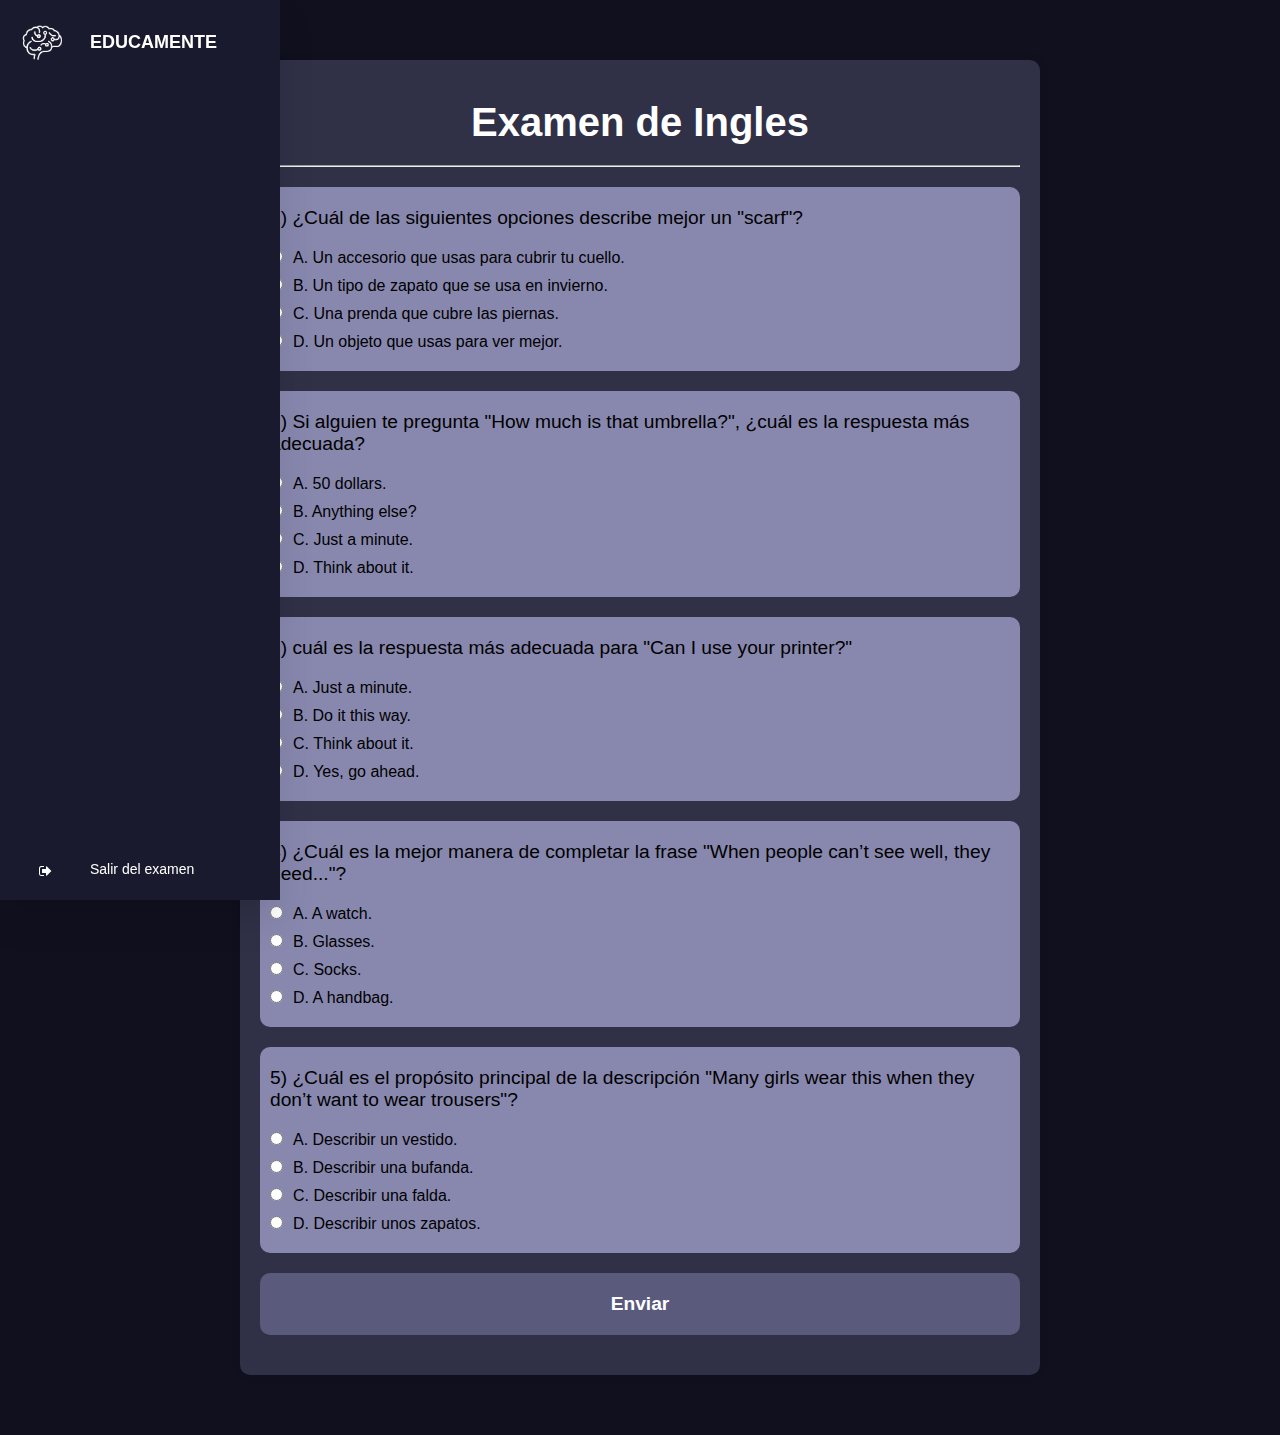
<file: Examenes/examen-ingles.html>
<!DOCTYPE html>
<html lang="en">
<head>
    <meta charset="UTF-8">
    <meta name="viewport" content="width=device-width, initial-scale=1.0">
    <title>EducaMente - Biblioteca Virtual</title>
    <link rel="stylesheet" href="../CSS/styles.css">
    <link rel="stylesheet" href="https://cdnjs.cloudflare.com/ajax/libs/font-awesome/4.7.0/css/font-awesome.min.css">
</head>
<body>
    <!-- Lateral NavBar Start -->
    <nav>
        <ul>
            <li>
                <a href="#" class="logo">
                    <img src="../IMG/Nav_Educa_logo.png" alt="">
                    <span class="nav-item">Educamente</span>
                </a>
            </li>
            <li>
                <a href="#" class="logout" id="logout-button">
                    <i class="fa fa-sign-out"></i>
                    <span class="nav-item">Salir del examen</span>
                </a>
            </li>
        </ul>
    </nav>
    <!-- Lateral NavBar Finish -->

    <section class="description-section">
        <div class="quiz-container">
            <div class="quiz-header">
                <h2>Examen de Ingles</h2>
            </div>
            <hr>
            <div id="quiz">
                <!-- Preguntas -->
                <div class="question-container">
                    <div class="question">1) ¿Cuál de las siguientes opciones describe mejor un "scarf"?</div>
                    <ul class="answers">
                        <li><input type="radio" name="q1" value="A">A. Un accesorio que usas para cubrir tu cuello.</li>
                        <li><input type="radio" name="q1" value="B">B. Un tipo de zapato que se usa en invierno.</li>
                        <li><input type="radio" name="q1" value="C">C. Una prenda que cubre las piernas.</li>
                        <li><input type="radio" name="q1" value="D">D. Un objeto que usas para ver mejor.</li>
                    </ul>
                </div>
                <div class="question-container">
                    <div class="question">2) Si alguien te pregunta "How much is that umbrella?", ¿cuál es la respuesta más adecuada?</div>
                    <ul class="answers">
                        <li><input type="radio" name="q2" value="A">A. 50 dollars.</li>
                        <li><input type="radio" name="q2" value="B">B. Anything else?</li>
                        <li><input type="radio" name="q2" value="C">C. Just a minute.</li>
                        <li><input type="radio" name="q2" value="D">D. Think about it.</li>
                    </ul>
                </div>
                <div class="question-container">
                    <div class="question">3) cuál es la respuesta más adecuada para "Can I use your printer?"</div>
                    <ul class="answers">
                        <li><input type="radio" name="q3" value="A">A. Just a minute.</li>
                        <li><input type="radio" name="q3" value="B">B. Do it this way.</li>
                        <li><input type="radio" name="q3" value="C">C. Think about it.</li>
                        <li><input type="radio" name="q3" value="D">D. Yes, go ahead.</li>
                    </ul>
                </div>
                <div class="question-container">
                    <div class="question">4) ¿Cuál es la mejor manera de completar la frase "When people can’t see well, they need..."?</div>
                    <ul class="answers">
                        <li><input type="radio" name="q4" value="A">A. A watch.</li>
                        <li><input type="radio" name="q4" value="B">B. Glasses.</li>
                        <li><input type="radio" name="q4" value="C">C. Socks.</li>
                        <li><input type="radio" name="q4" value="D">D. A handbag.</li>
                    </ul>
                </div>
                <div class="question-container">
                    <div class="question">5) ¿Cuál es el propósito principal de la descripción "Many girls wear this when they don’t want to wear trousers"?</div>
                    <ul class="answers">
                        <li><input type="radio" name="q5" value="A">A. Describir un vestido.</li>
                        <li><input type="radio" name="q5" value="B">B. Describir una bufanda.</li>
                        <li><input type="radio" name="q5" value="C">C. Describir una falda.</li>
                        <li><input type="radio" name="q5" value="D">D. Describir unos zapatos.</li>
                    </ul>
                </div>
                <!-- Botón de envío -->
                <div class="quiz-footer">
                    <button id="submit-btn" onclick="submitQuiz()" class="exam-btn">Enviar</button>
                    <div id="result" class="score"></div>
                </div>
            </div>
        </div>
    </section>
    <script>
        document.addEventListener('DOMContentLoaded', function() {
            const logout_button = document.getElementById("logout-button");
    
            logout_button.addEventListener('click', function(event) {

                const userConfirmed = confirm("¿Estás seguro de querer salir? se perderan todos los cambios.");
                
                if (userConfirmed) {

                    window.location.href = '../bibliotecavirtual.html';
                } else {

                    event.preventDefault();
                }
            });
        });
    </script>
    
    <script>
        const correctAnswers = {
            q1: 'A',
            q2: 'A',
            q3: 'D',
            q4: 'B',
            q5: 'C'
        };

        function submitQuiz() {
            let score = 0;
            const totalQuestions = Object.keys(correctAnswers).length;

            for (let q in correctAnswers) {
                const selected = document.querySelector(`input[name="${q}"]:checked`);
                const questionContainer = selected.closest('.question-container');

                if (selected) {
                    if (selected.value === correctAnswers[q]) {
                        score++;
                        questionContainer.classList.add('correct');
                    } else {
                        questionContainer.classList.add('incorrect');
                        const correctAnswer = questionContainer.querySelector(`input[value="${correctAnswers[q]}"]`);
                        correctAnswer.closest('li').style.fontWeight = 'bold';
                    }
                }
            }

            const percentage = (score / totalQuestions) * 100;
            const resultText = `Puntaje: ${percentage}/100 - ` + (percentage >= 50 ? '¡Aprobado!' : 'Desaprobado');
            const resultTextColor = (percentage >= 50 ? document.getElementById('result').style.color = "green" : document.getElementById('result').style.color = "red");
            document.getElementById('result').textContent = resultText;

            const submitBtn = document.getElementById('submit-btn');
            if (percentage >= 50) {
                submitBtn.textContent = 'Salir';
                submitBtn.onclick = () => {
                    // Obtener el puntaje actual guardado en localStorage
                    const savedPuntaje = localStorage.getItem('inglesPuntaje');
                    const savedPercentage = savedPuntaje ? parseFloat(savedPuntaje.split('/')[0]) : 0;

                    // Solo actualiza si el nuevo puntaje es mayor que el guardado
                    if (percentage > savedPercentage) {
                        localStorage.setItem('inglesEstado', 'Completado');
                        localStorage.setItem('inglesPuntaje', `${percentage}/100`);
                    }
                    
                    window.location.href = '../bibliotecavirtual.html'; // Redirigir a la página de la biblioteca virtual
                };
            } else {
                submitBtn.textContent = 'Repetir';
                submitBtn.onclick = () => {
                    location.reload();
                };
            }
        }
    </script>
</body>
</html>
</file>
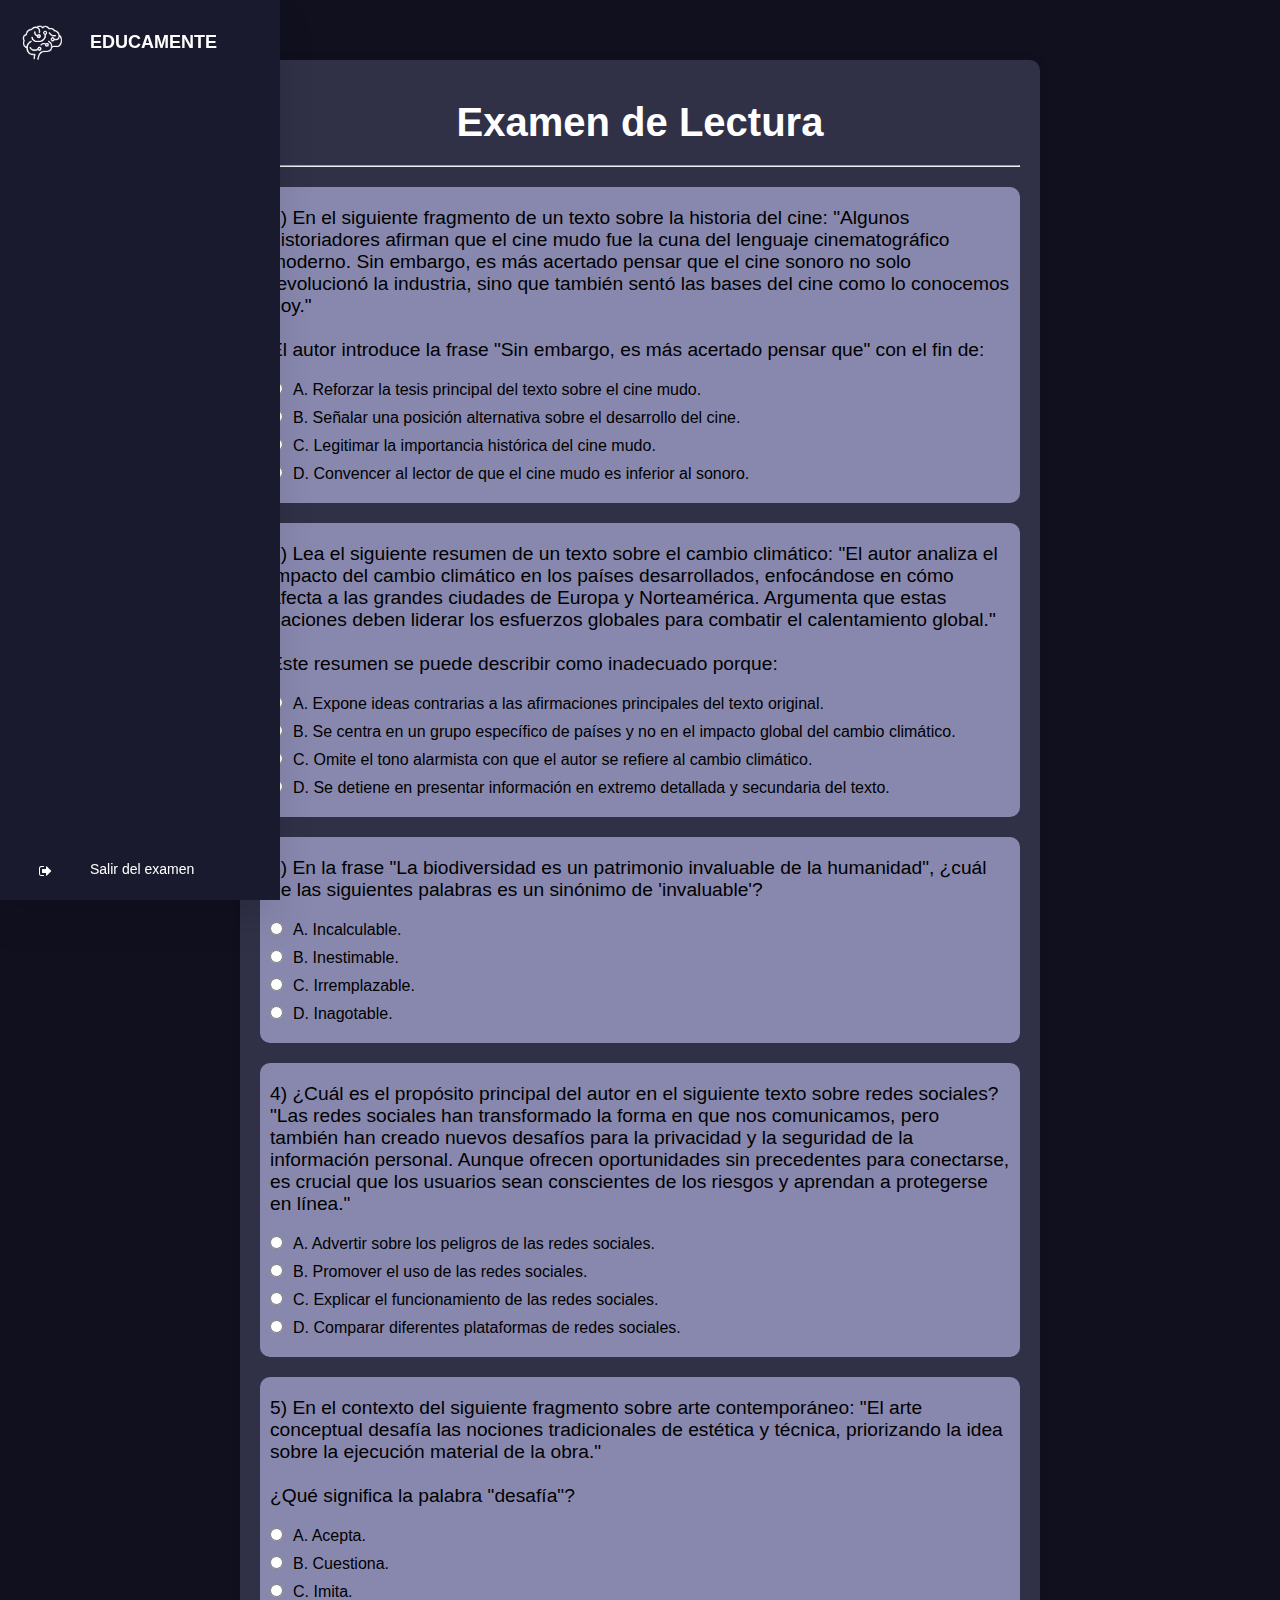
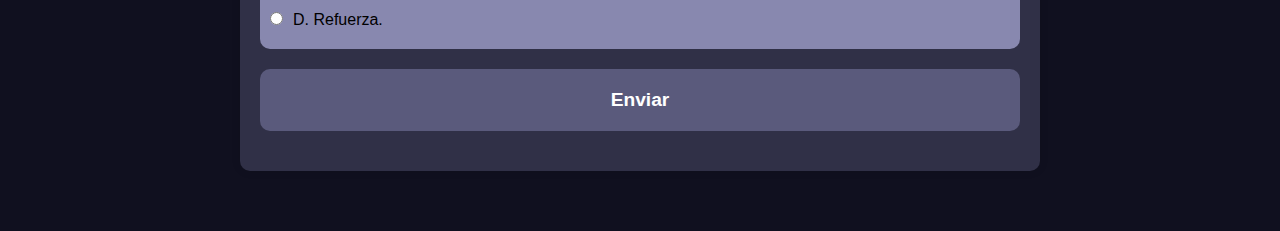
<file: Examenes/examen-lectura.html>
<!DOCTYPE html>
<html lang="en">
<head>
    <meta charset="UTF-8">
    <meta name="viewport" content="width=device-width, initial-scale=1.0">
    <title>EducaMente - Biblioteca Virtual</title>
    <link rel="stylesheet" href="../CSS/styles.css">
    <link rel="stylesheet" href="https://cdnjs.cloudflare.com/ajax/libs/font-awesome/4.7.0/css/font-awesome.min.css">
</head>
<body>
    <!-- Lateral NavBar Start -->
    <nav>
        <ul>
            <li>
                <a href="#" class="logo">
                    <img src="../IMG/Nav_Educa_logo.png" alt="">
                    <span class="nav-item">Educamente</span>
                </a>
            </li>
            <li>
                <a href="#" class="logout" id="logout-button">
                    <i class="fa fa-sign-out"></i>
                    <span class="nav-item">Salir del examen</span>
                </a>
            </li>
        </ul>
    </nav>
    <!-- Lateral NavBar Finish -->

    <section class="description-section">
        <div class="quiz-container">
            <div class="quiz-header">
                <h2>Examen de Lectura</h2>
            </div>
            <hr>
            <div id="quiz">
                <!-- Preguntas -->
                <div class="question-container">
                    <div class="question">1) En el siguiente fragmento de un texto sobre la historia del cine: "Algunos historiadores afirman que el cine mudo fue la cuna del lenguaje cinematográfico moderno. Sin embargo, es más acertado pensar que el cine sonoro no solo revolucionó la industria, sino que también sentó las bases del cine como lo conocemos hoy."<br><br>El autor introduce la frase "Sin embargo, es más acertado pensar que" con el fin de:</div>
                    <ul class="answers">
                        <li><input type="radio" name="q1" value="A">A. Reforzar la tesis principal del texto sobre el cine mudo.</li>
                        <li><input type="radio" name="q1" value="B">B. Señalar una posición alternativa sobre el desarrollo del cine.</li>
                        <li><input type="radio" name="q1" value="C">C. Legitimar la importancia histórica del cine mudo.</li>
                        <li><input type="radio" name="q1" value="D">D. Convencer al lector de que el cine mudo es inferior al sonoro.</li>
                    </ul>
                </div>
                <div class="question-container">
                    <div class="question">2) Lea el siguiente resumen de un texto sobre el cambio climático:
                        "El autor analiza el impacto del cambio climático en los países desarrollados, enfocándose en cómo afecta a las grandes ciudades de Europa y Norteamérica. Argumenta que estas naciones deben liderar los esfuerzos globales para combatir el calentamiento global."<br><br>Este resumen se puede describir como inadecuado porque:</div>
                    <ul class="answers">
                        <li><input type="radio" name="q2" value="A">A. Expone ideas contrarias a las afirmaciones principales del texto original.</li>
                        <li><input type="radio" name="q2" value="B">B. Se centra en un grupo específico de países y no en el impacto global del cambio climático.</li>
                        <li><input type="radio" name="q2" value="C">C. Omite el tono alarmista con que el autor se refiere al cambio climático.</li>
                        <li><input type="radio" name="q2" value="D">D. Se detiene en presentar información en extremo detallada y secundaria del texto.</li>
                    </ul>
                </div>
                <div class="question-container">
                    <div class="question">3) En la frase "La biodiversidad es un patrimonio invaluable de la humanidad", ¿cuál de las siguientes palabras es un sinónimo de 'invaluable'?</div>
                    <ul class="answers">
                        <li><input type="radio" name="q3" value="A">A. Incalculable.</li>
                        <li><input type="radio" name="q3" value="B">B. Inestimable.</li>
                        <li><input type="radio" name="q3" value="C">C. Irremplazable.</li>
                        <li><input type="radio" name="q3" value="D">D. Inagotable.</li>
                    </ul>
                </div>
                <div class="question-container">
                    <div class="question">4) ¿Cuál es el propósito principal del autor en el siguiente texto sobre redes sociales?
                        "Las redes sociales han transformado la forma en que nos comunicamos, pero también han creado nuevos desafíos para la privacidad y la seguridad de la información personal. Aunque ofrecen oportunidades sin precedentes para conectarse, es crucial que los usuarios sean conscientes de los riesgos y aprendan a protegerse en línea."</div>
                    <ul class="answers">
                        <li><input type="radio" name="q4" value="A">A. Advertir sobre los peligros de las redes sociales.</li>
                        <li><input type="radio" name="q4" value="B">B. Promover el uso de las redes sociales.</li>
                        <li><input type="radio" name="q4" value="C">C. Explicar el funcionamiento de las redes sociales.</li>
                        <li><input type="radio" name="q4" value="D">D. Comparar diferentes plataformas de redes sociales.</li>
                    </ul>
                </div>
                <div class="question-container">
                    <div class="question">5) En el contexto del siguiente fragmento sobre arte contemporáneo: "El arte conceptual desafía las nociones tradicionales de estética y técnica, priorizando la idea sobre la ejecución material de la obra."<br><br>¿Qué significa la palabra "desafía"?</div>
                        
                    <ul class="answers">
                        <li><input type="radio" name="q5" value="A">A. Acepta.</li>
                        <li><input type="radio" name="q5" value="B">B. Cuestiona.</li>
                        <li><input type="radio" name="q5" value="C">C. Imita.</li>
                        <li><input type="radio" name="q5" value="D">D. Refuerza.</li>
                    </ul>
                </div>
                <!-- Botón de envío -->
                <div class="quiz-footer">
                    <button id="submit-btn" onclick="submitQuiz()" class="exam-btn">Enviar</button>
                    <div id="result" class="score"></div>
                </div>
            </div>
        </div>
    </section>
    <script>
        document.addEventListener('DOMContentLoaded', function() {
            const logout_button = document.getElementById("logout-button");
    
            logout_button.addEventListener('click', function(event) {

                const userConfirmed = confirm("¿Estás seguro de querer salir? se perderan todos los cambios.");
                
                if (userConfirmed) {

                    window.location.href = '../bibliotecavirtual.html';
                } else {

                    event.preventDefault();
                }
            });
        });
    </script>
    
    <script>
        const correctAnswers = {
            q1: 'B',
            q2: 'B',
            q3: 'B',
            q4: 'A',
            q5: 'B'
        };

        function submitQuiz() {
            let score = 0;
            const totalQuestions = Object.keys(correctAnswers).length;

            for (let q in correctAnswers) {
                const selected = document.querySelector(`input[name="${q}"]:checked`);
                const questionContainer = selected.closest('.question-container');

                if (selected) {
                    if (selected.value === correctAnswers[q]) {
                        score++;
                        questionContainer.classList.add('correct');
                    } else {
                        questionContainer.classList.add('incorrect');
                        const correctAnswer = questionContainer.querySelector(`input[value="${correctAnswers[q]}"]`);
                        correctAnswer.closest('li').style.fontWeight = 'bold';
                    }
                }
            }

            const percentage = (score / totalQuestions) * 100;
            const resultText = `Puntaje: ${percentage}/100 - ` + (percentage >= 50 ? '¡Aprobado!' : 'Desaprobado');
            const resultTextColor = (percentage >= 50 ? document.getElementById('result').style.color = "green" : document.getElementById('result').style.color = "red");
            document.getElementById('result').textContent = resultText;

            const submitBtn = document.getElementById('submit-btn');
            if (percentage >= 50) {
                submitBtn.textContent = 'Salir';
                submitBtn.onclick = () => {
                    // Obtener el puntaje actual guardado en localStorage
                    const savedPuntaje = localStorage.getItem('lecturaPuntaje');
                    const savedPercentage = savedPuntaje ? parseFloat(savedPuntaje.split('/')[0]) : 0;

                    // Solo actualiza si el nuevo puntaje es mayor que el guardado
                    if (percentage > savedPercentage) {
                        localStorage.setItem('lecturaEstado', 'Completado');
                        localStorage.setItem('lecturaPuntaje', `${percentage}/100`);
                    }
                    
                    window.location.href = '../bibliotecavirtual.html'; // Redirigir a la página de la biblioteca virtual
                };
            } else {
                submitBtn.textContent = 'Repetir';
                submitBtn.onclick = () => {
                    location.reload();
                };
            }
        }
    </script>
</body>
</html>
</file>
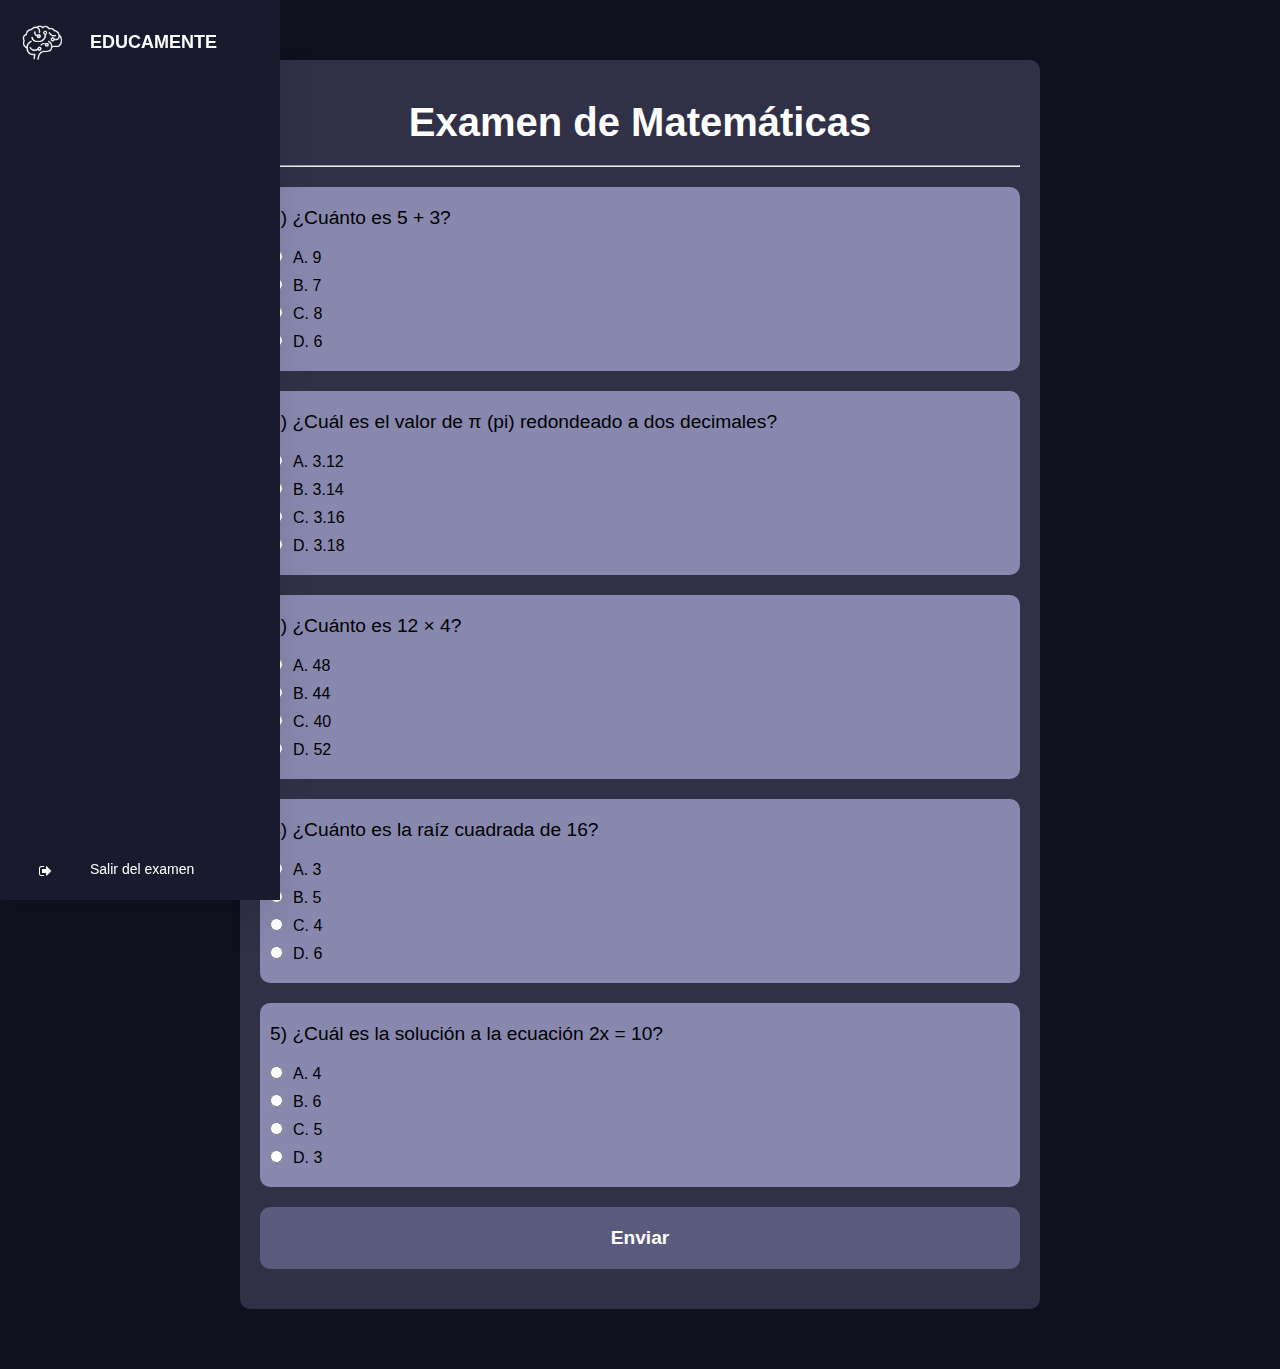
<file: Examenes/examen-matematicas.html>
<!DOCTYPE html>
<html lang="en">
<head>
    <meta charset="UTF-8">
    <meta name="viewport" content="width=device-width, initial-scale=1.0">
    <title>EducaMente - Biblioteca Virtual</title>
    <link rel="stylesheet" href="../CSS/styles.css">
    <link rel="stylesheet" href="https://cdnjs.cloudflare.com/ajax/libs/font-awesome/4.7.0/css/font-awesome.min.css">
</head>
<body>
    <!-- Lateral NavBar Start -->
    <nav>
        <ul>
            <li>
                <a href="#" class="logo">
                    <img src="../IMG/Nav_Educa_logo.png" alt="">
                    <span class="nav-item">Educamente</span>
                </a>
            </li>
            <li>
                <a href="#" class="logout" id="logout-button">
                    <i class="fa fa-sign-out"></i>
                    <span class="nav-item">Salir del examen</span>
                </a>
            </li>
        </ul>
    </nav>
    <!-- Lateral NavBar Finish -->

    <section class="description-section">
        <div class="quiz-container">
            <div class="quiz-header">
                <h2>Examen de Matemáticas</h2>
            </div>
            <hr>
            <div id="quiz">
                <!-- Preguntas -->
                <div class="question-container">
                    <div class="question">1) ¿Cuánto es 5 + 3?</div>
                    <ul class="answers">
                        <li><input type="radio" name="q1" value="A">A. 9</li>
                        <li><input type="radio" name="q1" value="B">B. 7</li>
                        <li><input type="radio" name="q1" value="C">C. 8</li>
                        <li><input type="radio" name="q1" value="D">D. 6</li>
                    </ul>
                </div>
                <div class="question-container">
                    <div class="question">2) ¿Cuál es el valor de π (pi) redondeado a dos decimales?</div>
                    <ul class="answers">
                        <li><input type="radio" name="q2" value="A">A. 3.12</li>
                        <li><input type="radio" name="q2" value="B">B. 3.14</li>
                        <li><input type="radio" name="q2" value="C">C. 3.16</li>
                        <li><input type="radio" name="q2" value="D">D. 3.18</li>
                    </ul>
                </div>
                <div class="question-container">
                    <div class="question">3) ¿Cuánto es 12 × 4?</div>
                    <ul class="answers">
                        <li><input type="radio" name="q3" value="A">A. 48</li>
                        <li><input type="radio" name="q3" value="B">B. 44</li>
                        <li><input type="radio" name="q3" value="C">C. 40</li>
                        <li><input type="radio" name="q3" value="D">D. 52</li>
                    </ul>
                </div>
                <div class="question-container">
                    <div class="question">4) ¿Cuánto es la raíz cuadrada de 16?</div>
                    <ul class="answers">
                        <li><input type="radio" name="q4" value="A">A. 3</li>
                        <li><input type="radio" name="q4" value="B">B. 5</li>
                        <li><input type="radio" name="q4" value="C">C. 4</li>
                        <li><input type="radio" name="q4" value="D">D. 6</li>
                    </ul>
                </div>
                <div class="question-container">
                    <div class="question">5) ¿Cuál es la solución a la ecuación 2x = 10?</div>
                    <ul class="answers">
                        <li><input type="radio" name="q5" value="A">A. 4</li>
                        <li><input type="radio" name="q5" value="B">B. 6</li>
                        <li><input type="radio" name="q5" value="C">C. 5</li>
                        <li><input type="radio" name="q5" value="D">D. 3</li>
                    </ul>
                </div>
                <!-- Botón de envío -->
                <div class="quiz-footer">
                    <button id="submit-btn" onclick="submitQuiz()" class="exam-btn">Enviar</button>
                    <div id="result" class="score"></div>
                </div>
            </div>
        </div>
    </section>
    <script>
        document.addEventListener('DOMContentLoaded', function() {
            const logout_button = document.getElementById("logout-button");
    
            logout_button.addEventListener('click', function(event) {

                const userConfirmed = confirm("¿Estás seguro de querer salir? se perderan todos los cambios.");
                
                if (userConfirmed) {

                    window.location.href = '../bibliotecavirtual.html';
                } else {

                    event.preventDefault();
                }
            });
        });
    </script>
    
    <script>
        const correctAnswers = {
            q1: 'C',
            q2: 'B',
            q3: 'A',
            q4: 'C',
            q5: 'C'
        };

        function submitQuiz() {
            let score = 0;
            const totalQuestions = Object.keys(correctAnswers).length;

            for (let q in correctAnswers) {
                const selected = document.querySelector(`input[name="${q}"]:checked`);
                const questionContainer = selected.closest('.question-container');

                if (selected) {
                    if (selected.value === correctAnswers[q]) {
                        score++;
                        questionContainer.classList.add('correct');
                    } else {
                        questionContainer.classList.add('incorrect');
                        const correctAnswer = questionContainer.querySelector(`input[value="${correctAnswers[q]}"]`);
                        correctAnswer.closest('li').style.fontWeight = 'bold';
                    }
                }
            }

            const percentage = (score / totalQuestions) * 100;
            const resultText = `Puntaje: ${percentage}/100 - ` + (percentage >= 50 ? '¡Aprobado!' : 'Desaprobado');
            const resultTextColor = (percentage >= 50 ? document.getElementById('result').style.color = "green" : document.getElementById('result').style.color = "red");
            document.getElementById('result').textContent = resultText;

            const submitBtn = document.getElementById('submit-btn');
            if (percentage >= 50) {
                submitBtn.textContent = 'Salir';
                submitBtn.onclick = () => {
                    // Obtener el puntaje actual guardado en localStorage
                    const savedPuntaje = localStorage.getItem('matematicasPuntaje');
                    const savedPercentage = savedPuntaje ? parseFloat(savedPuntaje.split('/')[0]) : 0;

                    // Solo actualiza si el nuevo puntaje es mayor que el guardado
                    if (percentage > savedPercentage) {
                        localStorage.setItem('matematicasEstado', 'Completado');
                        localStorage.setItem('matematicasPuntaje', `${percentage}/100`);
                    }
                    
                    window.location.href = '../bibliotecavirtual.html'; // Redirigir a la página de la biblioteca virtual
                };
            } else {
                submitBtn.textContent = 'Repetir';
                submitBtn.onclick = () => {
                    location.reload();
                };
            }
        }
    </script>
</body>
</html>
</file>
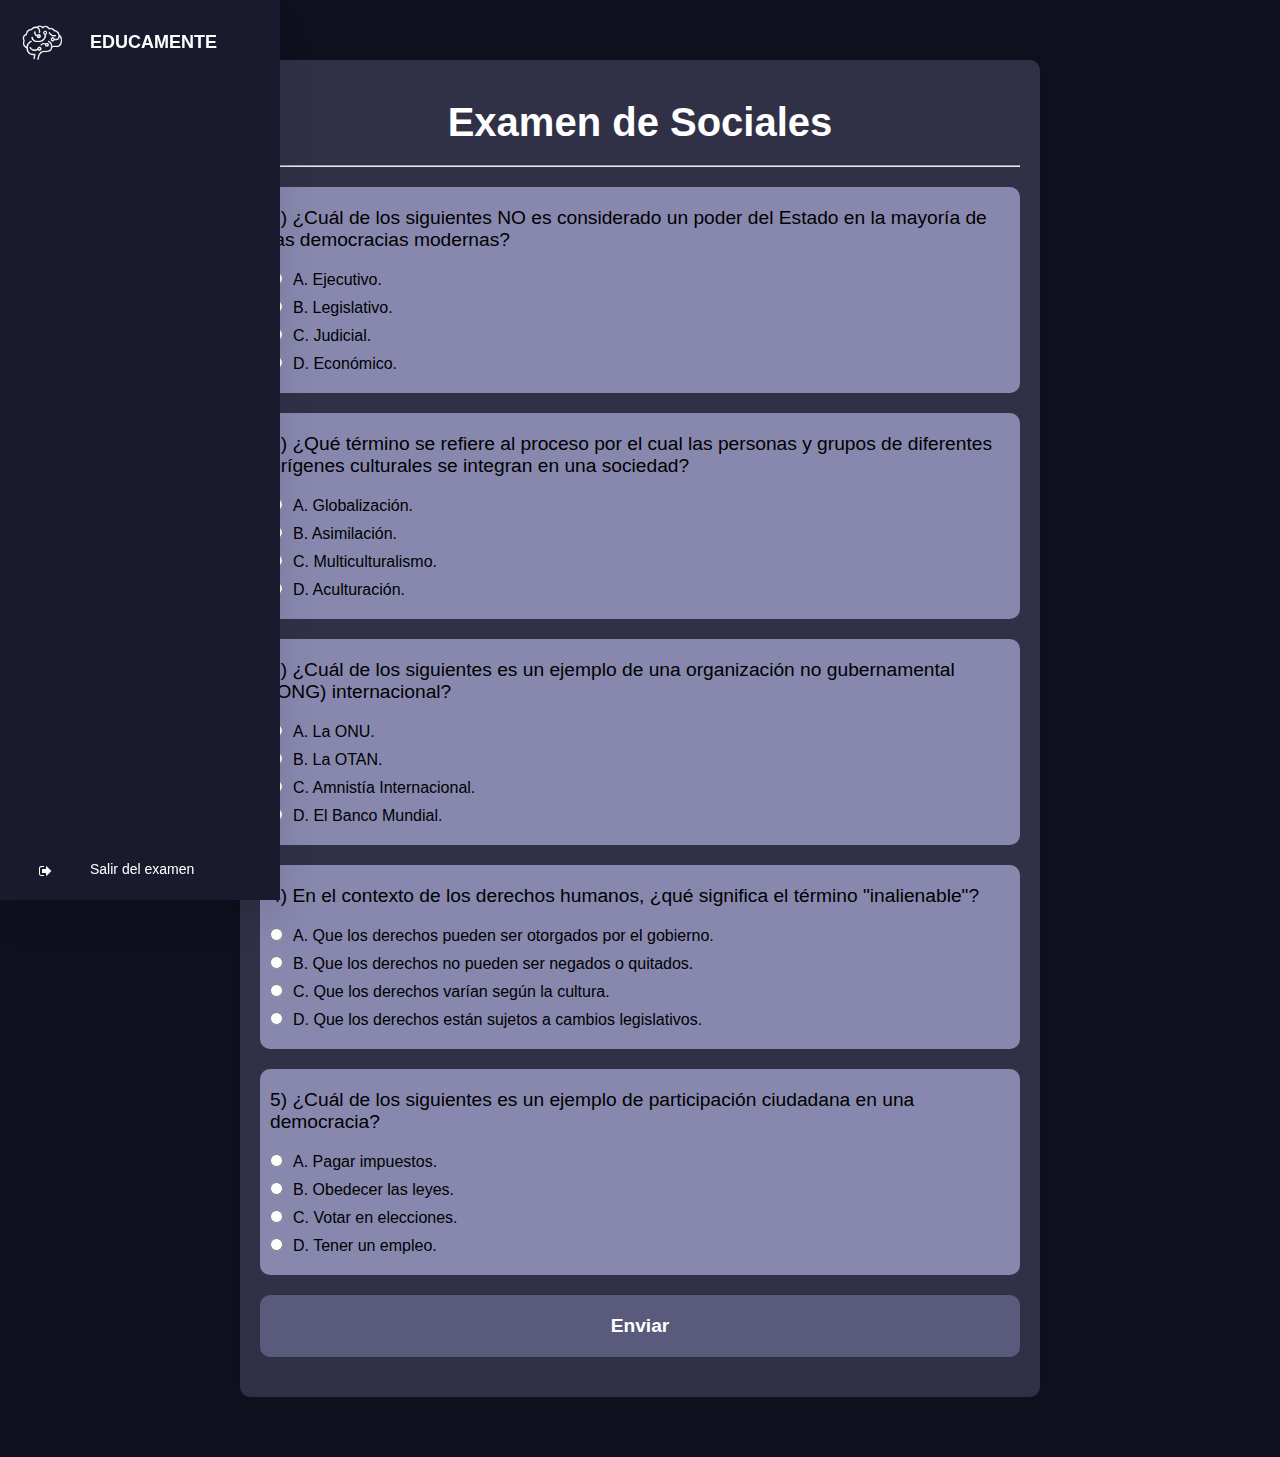
<file: Examenes/examen-sociales.html>
<!DOCTYPE html>
<html lang="en">
<head>
    <meta charset="UTF-8">
    <meta name="viewport" content="width=device-width, initial-scale=1.0">
    <title>EducaMente - Biblioteca Virtual</title>
    <link rel="stylesheet" href="../CSS/styles.css">
    <link rel="stylesheet" href="https://cdnjs.cloudflare.com/ajax/libs/font-awesome/4.7.0/css/font-awesome.min.css">
</head>
<body>
    <!-- Lateral NavBar Start -->
    <nav>
        <ul>
            <li>
                <a href="#" class="logo">
                    <img src="../IMG/Nav_Educa_logo.png" alt="">
                    <span class="nav-item">Educamente</span>
                </a>
            </li>
            <li>
                <a href="#" class="logout" id="logout-button">
                    <i class="fa fa-sign-out"></i>
                    <span class="nav-item">Salir del examen</span>
                </a>
            </li>
        </ul>
    </nav>
    <!-- Lateral NavBar Finish -->

    <section class="description-section">
        <div class="quiz-container">
            <div class="quiz-header">
                <h2>Examen de Sociales</h2>
            </div>
            <hr>
            <div id="quiz">
                <!-- Preguntas -->
                <div class="question-container">
                    <div class="question">1) ¿Cuál de los siguientes NO es considerado un poder del Estado en la mayoría de las democracias modernas?</div>
                    <ul class="answers">
                        <li><input type="radio" name="q1" value="A">A. Ejecutivo.</li>
                        <li><input type="radio" name="q1" value="B">B. Legislativo.</li>
                        <li><input type="radio" name="q1" value="C">C. Judicial.</li>
                        <li><input type="radio" name="q1" value="D">D. Económico.</li>
                    </ul>
                </div>
                <div class="question-container">
                    <div class="question">2) ¿Qué término se refiere al proceso por el cual las personas y grupos de diferentes orígenes culturales se integran en una sociedad?</div>
                    <ul class="answers">
                        <li><input type="radio" name="q2" value="A">A. Globalización.</li>
                        <li><input type="radio" name="q2" value="B">B. Asimilación.</li>
                        <li><input type="radio" name="q2" value="C">C. Multiculturalismo.</li>
                        <li><input type="radio" name="q2" value="D">D. Aculturación.</li>
                    </ul>
                </div>
                <div class="question-container">
                    <div class="question">3) ¿Cuál de los siguientes es un ejemplo de una organización no gubernamental (ONG) internacional?</div>
                    <ul class="answers">
                        <li><input type="radio" name="q3" value="A">A. La ONU.</li>
                        <li><input type="radio" name="q3" value="B">B. La OTAN.</li>
                        <li><input type="radio" name="q3" value="C">C. Amnistía Internacional.</li>
                        <li><input type="radio" name="q3" value="D">D. El Banco Mundial.</li>
                    </ul>
                </div>
                <div class="question-container">
                    <div class="question">4) En el contexto de los derechos humanos, ¿qué significa el término "inalienable"?</div>
                    <ul class="answers">
                        <li><input type="radio" name="q4" value="A">A. Que los derechos pueden ser otorgados por el gobierno.</li>
                        <li><input type="radio" name="q4" value="B">B. Que los derechos no pueden ser negados o quitados.</li>
                        <li><input type="radio" name="q4" value="C">C. Que los derechos varían según la cultura.</li>
                        <li><input type="radio" name="q4" value="D">D. Que los derechos están sujetos a cambios legislativos.</li>
                    </ul>
                </div>
                <div class="question-container">
                    <div class="question">5) ¿Cuál de los siguientes es un ejemplo de participación ciudadana en una democracia?</div>
                    <ul class="answers">
                        <li><input type="radio" name="q5" value="A">A. Pagar impuestos.</li>
                        <li><input type="radio" name="q5" value="B">B. Obedecer las leyes.</li>
                        <li><input type="radio" name="q5" value="C">C. Votar en elecciones.</li>
                        <li><input type="radio" name="q5" value="D">D. Tener un empleo.</li>
                    </ul>
                </div>
                <!-- Botón de envío -->
                <div class="quiz-footer">
                    <button id="submit-btn" onclick="submitQuiz()" class="exam-btn">Enviar</button>
                    <div id="result" class="score"></div>
                </div>
            </div>
        </div>
    </section>
    <script>
        document.addEventListener('DOMContentLoaded', function() {
            const logout_button = document.getElementById("logout-button");
    
            logout_button.addEventListener('click', function(event) {

                const userConfirmed = confirm("¿Estás seguro de querer salir? se perderan todos los cambios.");
                
                if (userConfirmed) {

                    window.location.href = '../bibliotecavirtual.html';
                } else {

                    event.preventDefault();
                }
            });
        });
    </script>
    
    <script>
        const correctAnswers = {
            q1: 'D',
            q2: 'C',
            q3: 'C',
            q4: 'B',
            q5: 'C'
        };

        function submitQuiz() {
            let score = 0;
            const totalQuestions = Object.keys(correctAnswers).length;

            for (let q in correctAnswers) {
                const selected = document.querySelector(`input[name="${q}"]:checked`);
                const questionContainer = selected.closest('.question-container');

                if (selected) {
                    if (selected.value === correctAnswers[q]) {
                        score++;
                        questionContainer.classList.add('correct');
                    } else {
                        questionContainer.classList.add('incorrect');
                        const correctAnswer = questionContainer.querySelector(`input[value="${correctAnswers[q]}"]`);
                        correctAnswer.closest('li').style.fontWeight = 'bold';
                    }
                }
            }

            const percentage = (score / totalQuestions) * 100;
            const resultText = `Puntaje: ${percentage}/100 - ` + (percentage >= 50 ? '¡Aprobado!' : 'Desaprobado');
            const resultTextColor = (percentage >= 50 ? document.getElementById('result').style.color = "green" : document.getElementById('result').style.color = "red");
            document.getElementById('result').textContent = resultText;

            const submitBtn = document.getElementById('submit-btn');
            if (percentage >= 50) {
                submitBtn.textContent = 'Salir';
                submitBtn.onclick = () => {
                    // Obtener el puntaje actual guardado en localStorage
                    const savedPuntaje = localStorage.getItem('socialesPuntaje');
                    const savedPercentage = savedPuntaje ? parseFloat(savedPuntaje.split('/')[0]) : 0;

                    // Solo actualiza si el nuevo puntaje es mayor que el guardado
                    if (percentage > savedPercentage) {
                        localStorage.setItem('socialesEstado', 'Completado');
                        localStorage.setItem('socialesPuntaje', `${percentage}/100`);
                    }
                    
                    window.location.href = '../bibliotecavirtual.html'; // Redirigir a la página de la biblioteca virtual
                };
            } else {
                submitBtn.textContent = 'Repetir';
                submitBtn.onclick = () => {
                    location.reload();
                };
            }
        }
    </script>
</body>
</html>
</file>
<file: CSS/styles.css>
*{
    font-family: 'Poppins', sans-serif;
    margin: 0;
    padding: 0;
    outline: none;
    text-decoration: none;
    box-sizing: border-box;
    list-style: none;
}

body{
    background: #10101f;
}

/* Whatsapp Button Inicio */

.whatsapp-button {
    border: none;
    cursor: pointer;
    position: fixed;
    right: 45px;
    bottom: 45px;
    z-index: 1000;
    background-color: #202033;
    border-radius: 50%;
    width: 60px;
    height: 60px;
    display: flex;
    justify-content: center;
    align-items: center;
    box-shadow: 0px 2px 5px rgba(0, 0, 0, 0.3);
    transition: background-color 0.3s ease;
}

.whatsapp-button:hover {
    background-color: #31314f;
}

/* Whatsapp Button Final */

/* Login code Start */

.container-login{
    padding: 20px;
    cursor: default;
}

.container-login img{
    width: 420px;
    margin-bottom: 20px;
}

.subcontainer-login{
    width: 420px;
    color: white;
}

.subcontainer-login h1{
    font-size: 30px;
    text-align: center;
}

.subcontainer-login .input-box{
    width: 100%;
    height: 50px;
    margin: 20px 0;
}

.input-box input{
    width: 100%;
    height: 100%;
    background: transparent;
    border: none;
    outline: none;
    border: 2px solid #474770;
    border-radius: 10px;
    padding: 20px 20px 20px 20px;
    color: white;
    font-size: 15px;
}

.input-box input::placeholder{
    color: rgb(235, 235, 235);
    font-size: 15px;
}

.subcontainer-login .registrarse-link{
    margin-bottom: 10px;
}

.subcontainer-login .registrarse-link p{
    font-weight: bold;
}

.subcontainer-login .registrarse-link p a{
    font-weight: normal;
    color: aqua;
    text-decoration: none;
}

.subcontainer-login .login-btn {
    display: block;
    width: 100%;
    height: 45px;
    background-color: white;
    color: black;
    text-align: center;
    line-height: 45px;
    border: none;
    outline: none;
    border-radius: 10px;
    font-size: 15px;
    cursor: pointer;
    text-decoration: none;
}

/* Login code Finish */

nav{
    position: fixed;
    top: 0;
    bottom: 0;
    height: 100%;
    background: #1a1a2e;
    width: 90px;
    overflow: hidden;
    transition: width 0.2s linear;
    box-shadow: 0 20px 35px rgba(0, 0, 0, 0.1);
    z-index: 1;
}

.logo{
    text-align: center;
    display: flex;
    transition: all 0.5 ease;
    margin: 10px 0 0 10px;
}

.logo img{
    width: 45px;
    height: 45px;
}

.logo span{
    font-weight: bold;
    font-size: 18px;
    text-transform: uppercase;
    padding: 0px 15px;
}

a{
    position: relative;
    color: rgb(255, 255, 255);
    font-size: 14px;
    display: table;
    width: 300px;
    padding: 10px;
}

a .fa{
    position: relative;
    width: 70px;
    height: 40px;
    top: 14px;
    text-align: center;
    color: white;
}

.nav-item{
    position: relative;
    top: 12px;
    margin-left: 10px;
}

a:hover{
    background: #28283a;
}

nav:hover{
    width: 280px;
    transition: all 0.5 ease;
}

.logout{
    position: absolute;
    bottom: 0;
}

/* Cover start */

.cover-background {
    background-image: url(../IMG/Cover_Kids_Img.png);
    display: flex;
    justify-content: center;
    align-items: center;
    width: 100%;
    height: 80vh;
    background-size: cover;
    background-position: center;
}

.cover-text {
    color: white;
    text-align: center;
    padding: 20px;
    background-color: rgba(0, 0, 0, 0.5);
    border-radius: 10px;
}

.cover-text h1 {
    font-size: 3em;
    margin-bottom: 10px;
}

.cover-text p {
    font-size: 1.5em;
}

.cover-text .inicio-btn {
    display: inline-block;
    padding: 10px 20px;
    font-size: 1.2em;
    color: white;
    margin: 15px;
    background-color: #1a1a2e;
    border: none;
    border-radius: 5px;
    text-decoration: none;
    transition: background-color 0.3s ease;
}

.cover-text .inicio-btn:hover {
    background-color: #292947;
}

/* Cover finish */

.description-section {
    padding: 60px 20px;
    text-align: center;
}

.description-section .container {
    max-width: 1200px;
    margin: 0 auto;
    border-radius: 12px;
    padding: 10px;
}

.description-section .container h2{
    margin-bottom: 50px;
}

.description-section h2 {
    font-size: 2.5em;
    margin-bottom: 20px;
    margin-top: 20px;
    color: #ffffff;
    text-align: center;
}

.description-section h3{
    font-size: 1.2em;
    margin-bottom: 20px;
    color: #dfdfdf;
    text-align: center;
}

.description-section .container .subcontainer {
    display: flex;
    padding: 30px;
    background-color: #1a1a2e;
    height: 480px;
    border-radius: 20px;
    margin: 10px 10px 10px 10px;
}

.description-section .container .subcontainer img {
    width: 100%;
    max-width: 550px;
    object-fit: cover;
    border: none;
    border-radius: 10px;
}


.description-section .container .subcontainer .subcontainer-info {
    text-align: justify;
    margin: 0px 30px 0px 30px;
}

.description-section .container .subcontainer .subcontainer-info p {
    color: rgb(193, 193, 193);
}

.description-section .container .subcontainer .subcontainer-info h3 {
    color: white;
    font-size: 28px;
}

.description-section .container .subcontainer .subcontainer-info i {
    color: rgb(37, 51, 86);
    font-size: 18px;
}

.description-section .container .subcontainer .subcontainer-info span {
    color: rgb(224, 224, 224);
    font-size: 18px;
}

.contact-btn {
    display: inline-block;
    background-color: #10101f;
    color: white;
    text-align: center;
    text-decoration: none;
    padding: 10px 20px;
    font-size: 16px;
    border-radius: 5px; 
    margin-top: 10px;
    cursor: pointer;
    transition: background-color 0.3s ease;
}

.contact-btn:hover {
    background-color: #212133; 
}

/* Slider

/* Slider Section */

.slider-section {
    position: relative;
    padding: 20px;
}

.slider-container {
    max-width: 1200px;
    margin: 0 auto;
    position: relative;
    overflow: hidden;
    padding: 0 10px;
}


.slider-wrapper {
    display: flex;
    transition: transform 0.3s ease-in-out;
}

.slider-item {
    flex: 0 0 30%;
    box-sizing: border-box;
    padding: 10px;
    margin: 0px 20px;
    height: 380px;
}

.card {
    background-color: #1a1a2e;
    border-radius: 10px;
    box-shadow: 0 4px 8px rgba(0, 0, 0, 0.1);
    overflow: hidden;
    height: 100%;
    display: flex;
    flex-direction: column;
    padding: 10px;
}

.card img {
    width: 100%;
    height: 167px;
    object-fit: cover;
    border-radius: 10px;
    margin-bottom: 13px;
}

.card h3 {
    margin: 10px 10px;
    color: white;
    flex: 0 0 auto;
}

.card p {
    color: #d3d3d3;
    flex: 1 1 auto;
    overflow: hidden;
    text-overflow: ellipsis;
    margin: 0 10px;
}

.slider-btn {
    position: absolute;
    top: 50%;
    transform: translateY(-50%);
    background: rgba(0, 0, 0, 0.5);
    color: white;
    border: none;
    padding: 10px;
    cursor: pointer;
}

.prev {
    left: 0px;
}

.next {
    right: 0px;
}

.rating-section {
    padding: 60px 20px;
    text-align: center;
    display: flex;
    justify-content: center;
    align-items: center;
    margin-bottom: 50px;
}

.rating-section .rating-container {
    max-width: 1200px;
    margin: 0 auto;
    background-color: #1a1a2e;
    border-radius: 12px;
    padding: 20px;
}

.rating-section h2 {
    font-size: 2.5em;
    margin-bottom: 50px;
    color: #ffffff;
    text-align: center;
}

.rating-section .rating-subcontainer {
    display: flex;
    justify-content: center;
    align-items: stretch;
    gap: 30px;
    padding: 30px;
    background-color: #1a1a2e;
    width: 1200px;
    border-radius: 20px;
    height: auto;
}

.rating-subcontainer-info {
    display: flex;
    flex-direction: column;
    gap: 20px;
    color: #ffffff;
    padding: 20px;
    border-radius: 10px;
    min-height: 250px;
    box-sizing: border-box;
    width: 100%;
}

.stars {
    display: flex;
    gap: 20px;
}

.stars img {
    width: 80px;
    height: 80px;
    object-fit: cover;
    border-radius: 50%;
}

.starts-name{
    text-align: start;
}

.starts-name h3 {
    margin: 5px 0px 0px 0px;
    font-size: 15px;
}

.subcontainer-info-text {
    display: flex;
    flex-direction: column;
    gap: 10px;
}

.subcontainer-info-text h3 {
    max-width: 500px;
    color: rgb(255, 255, 255);
    margin: 0;
    text-align: start;
    font-size: 18px;
}

.subcontainer-info-text p {
    max-width: 500px;
    color: rgb(193, 193, 193);
    margin: 0;
    text-align: start;
}

.subcontainer-info-text img {
    width: 90px;
    height: 90px;
    object-fit: cover;
    border-radius: 50%;
    border: 3px solid #ffffff;
}

/* Footer start */

.footer {
    background-color: #0c0c14;
    color: #ffffff;
    padding: 40px 20px;
    text-align: center;
    font-size: 14px;
}

.footer-container {
    display: flex;
    justify-content: space-between;
    align-items: start;
    flex-wrap: wrap;
    max-width: 1200px;
    margin: 0 auto;
}

.footer-left, .footer-center, .footer-right {
    flex: 1;
    margin: 10px;
    display: flex;
    flex-direction: column;
    justify-content: center;
    align-items: center;
}

.footer-left h4, .footer-center h4, .footer-right h4 {
    margin-bottom: 15px;
    font-size: 18px;
}

.footer-center ul {
    list-style: none;
    padding: 0;
}

.footer-center ul li {
    margin-bottom: 10px;
}

.footer-center ul li a {
    color: #c8c8c8;
    text-decoration: none;
    transition: color 0.3s ease;
}

.footer-center ul li a:hover {
    color: #ffffff;
    background-color: transparent;
}

.social-links a {
    color: #d5d5d5;
    margin-right: 10px;
    font-size: 20px;
    transition: color 0.3s ease;
}

.social-links a:hover {
    color: #ffffff;
}

.footer-bottom {
    margin-top: 20px;
    border-top: 1px solid #555;
    padding-top: 20px;
    font-size: 12px;
}

/* Footer finish */

/* Biblio start */

.container{
    cursor: default;
}

.subcontainer-biblio {
    display: flex;
    justify-content: center;
    align-items: stretch;
    margin: 50px 0;
    flex-wrap: wrap;
    max-width: 1200px;
}

.book-card {
    flex-basis: 20%;
    padding: 10px;
    margin: 10px 10px;
    display: flex;
    flex-direction: column;
    justify-content: space-between;
    text-align: center;
    border-radius: 10px;
    height: 100%;
    box-sizing: border-box;
}

.book-card img{
    width: 340px;
    height: 460px;
    border-radius: 10px;
    object-fit: fill;
}

.book-card-info {
    margin: 10px 0 0 0;
    display: flex;
    gap: 10px;
    flex-direction: column;
    flex-grow: 1;
    justify-content: space-between;
}

.book-card-info h3{
    margin-bottom: 10px;
    font-size: 25px;
    color: white;
}

.book-card-info p{
    text-align: justify;
    font-size: 15px;
    margin-bottom: 10px;
    color: rgb(225, 225, 225);
}

.book-card-info .book-card-btn{
    text-decoration: none;
    display: block;
    width: 100%;
    border: none;
    color: white;
    outline: none;
    padding: 10px 20px;
    background-color: #474770;
    border-radius: 8px;
    font-size: 20px;
    cursor: pointer;
    margin-top: 5px;
    transition: background-color 0.3s ease;
}

.book-card-info .book-card-btn:hover {
    background-color: #212133; 
}

.subcontainer-examenes {
    display: flex;
    justify-content: center;
    align-items: stretch;
    margin: 50px 0;
    flex-direction: column;
    max-width: 1200px;
    padding: 20px;
    gap: 20px;
    border-radius: 10px;
}

.subcontainer-examenes .exam-info {
    display: flex;
    justify-content: space-between;
    align-items: center;
    max-width: 1200px;
    background-color: #3a3a66;
    padding: 20px;
    border-radius: 10px;
}

.subcontainer-examenes .exam-info h3{
    font-size: 1.0em;
    margin: 0px;
    color: #ffffff;
    text-align: start;
    width: 100%;
}

.subcontainer-examenes .exam-info .exam-info-btn{
    display: block;
    color: white;
    margin: 0px;
    background-color: #1e1e46;
    width: auto;
    border-radius: 10px;
    font-weight: bold;
}

.subcontainer-examenes .exam-info .exam-info-section {
    display: flex;
    justify-content: center;
    align-items: center;
    gap: 10px;
    width: 100%;
}

.subcontainer-examenes .exam-info .exam-info-section h3{
    font-size: 1.0em;
    margin: 0px;
    color: #ffffff;
    text-align: center;
    width: auto;
}

/* Biblio finish */

/* Contact us start */

.contact-section{
    padding: 60px 20px;
    text-align: center;
}

.contact-section h2{
    font-size: 2.5rem;
    color:white;
    margin-bottom: 50px;
    margin-top: 20px;
    text-align: center;
}

.container-contactus{
    margin: 0 auto;
    max-width: 1200px;
    padding: 10px;
    display: flex;
    flex-direction: column;
    justify-content: center;
    align-items: center;

}

.subcontainer-contactus {
    display: flex;
    padding: 30px;
    gap: 30px;
    background-color: #1a1a2e;
    border-radius: 20px;
    height: 100%; /* Asegura que ocupe todo el espacio disponible verticalmente */
    box-sizing: border-box; /* Incluye padding y border en el tamaño total */
}

.subcontainer-contactus iframe {
    flex: 1;
    border-radius: 10px;
    height: auto;
}

.contactus-info {
    display: flex;
    flex-direction: column;
    width: 50%;
}

.input-box-contact textarea {
    text-indent: 5px;
    width: 100%;
    background: #ffffff;
    border: none;
    outline: none;
    border: none;
    border-radius: 10px;
    padding: 15px;
    color: rgb(134, 130, 130);
    font-size: 15px;
    resize: vertical; /* Permite cambiar el tamaño vertical */
    min-height: 50px; /* Altura mínima */
    max-height: 65px; /* Limita la altura máxima para evitar que se solape */
    overflow-y: auto; /* Agrega barra de desplazamiento si el texto es muy largo */
    height: 50px;
}

.contactus-info .input-box-contact{
    width: 100%;
    height: 50px;
    margin: 10px 0;
}

.contactus-info p{
    text-align: justify;
    margin-bottom: 20px;
    color: rgb(201, 201, 201);
}

.contactus-info h3{
    text-align: justify;
    margin-bottom: 20px;
    color: rgb(255, 255, 255);
    font-size: 1.5rem;
}

.contactus-info button {
    width: 100%;
    height: 50px;
    margin-top: 30px;
    border-radius: 10px;
    border: none;
    background-color: rgba(255, 255, 255, 0.1);
    color: white;
    font-weight: bold;
    font-size: 15px;
    cursor: pointer;
    transition: background-color 0.3s ease;
}

.contactus-info button:hover {
    background-color: #54546a; 
}

.input-box-contact input{
    width: 100%;
    height: 100%;
    background: transparent;
    border: none;
    outline: none;
    border: 2px solid #474770;
    border-radius: 10px;
    padding: 20px 20px 20px 20px;
    color: white;
    font-size: 15px;
}

/* Contact us finish */

/* Exam styles */

.quiz-container {
    background-color: #303047;
    padding: 20px;
    border-radius: 10px;
    box-shadow: 0px 0px 10px rgba(0, 0, 0, 0.1);
    max-width: 800px;
    margin: 0 auto;
}

.question-container{
    display: flex;
    flex-direction: column;
    justify-content: center;
    align-items: start;
    background-color: #8888af;
    padding: 10px;
    margin: 20px 0px;
    gap: 20px;
    border-radius: 10px;
    text-align: start;
}

.quiz-header {
    margin-bottom: 20px;
}
.question {
    font-size: 1.2em;
    margin-top: 10px;
    width: 100%;
    text-align: start;
}
.answers {
    list-style-type: none;
    padding: 0;
}
.answers li {
    margin-bottom: 10px;
}
.answers input {
    margin-right: 10px;
}
.quiz-footer {
    margin-top: 20px;
    text-align: center;
}
.correct {
    background-color: #c8e6c9;
    border: 1px solid #2e7d32;
}
.incorrect {
    background-color: #ffcdd2;
    border: 1px solid #c62828;
}
.score {
    font-size: 24px;
    margin-top: 20px;
    font-weight: bold;
}

.exam-btn{
    background-color: #5a5a7c;
    border: none;
    text-decoration: none;
    color: white;
    padding: 20px;
    width: 100%;
    height: 100%;
    border-radius: 10px;
    font-size: 1.2em;
    font-weight: bold;
    cursor: pointer;
}

/* Preguntas y respuestas start */

main {
	max-width: 1000px;
	width: 90%;
	margin: 40px auto;
    display: flex;
    flex-direction: column;
    justify-content: center;
    align-items: center;
}

.titulo {
	color: #ffffff;
	font-weight: 700;
	text-align: center;
	margin: 60px 0;
}

/*! =================================================*/
/*! ============= Categorias ============= */
/*! =================================================*/
.categorias {
    display: flex;
    align-items: center;
    justify-content: center;
	gap: 20px;
	margin-bottom: 60px;
}

.categoria {
    display: flex;
    flex-direction: column;
    justify-content: center;
    align-items: center;
	cursor: pointer;
	text-align: center;
	padding: 20px;
	border-radius: 10px;
    width: 150px;
    height: 150px;
	background: #5b5b81;
	font-weight: 700;
	color: var(--gris-claro);
	border: 2px solid transparent;
}

.categoria:hover path {
	fill: var(--primario);
}

.categoria svg {
	width: 64px;
	margin-bottom: 10px;
}

/*! =================================================*/
/*! ============= Contenedor Preguntas ============= */
/*! =================================================*/
.contenedor-preguntas {
	display: none;
	grid-template-columns: 1fr;
	gap: 40px;
}

.contenedor-preguntas.activo {
	display: grid;
}

.contenedor-pregunta {
	background: #fff;
	padding: 40px;
	border: 2px solid transparent;
	border-radius: 10px;
	overflow: hidden;
	transition: .3s ease all;
	cursor: pointer;
}

.contenedor-pregunta:hover {
	box-shadow: var(--sombra);
}

.contenedor-pregunta.activa {
	border: 2px solid var(--primario);
}

/*! =================================================*/
/*! ============= Preguntas ============= */
/*! =================================================*/
.preguntas{
    margin-bottom: 60px;
}
.pregunta {
	font-weight: 700;
	font-size: 20px;
	line-height: 20px;
	display: flex;
	justify-content: space-between;
	align-items: center;
    color: white;
}

.pregunta img {
	width: 14px;
}

.respuesta {
	color: #d4d4d4;
	line-height: 30px;
	max-height: 0;
	opacity: 0;
	transition: .3s ease all;
}

.contenedor-pregunta{
    background-color: #313155;
}

.contenedor-pregunta.activa .respuesta {
	opacity: 1;
	margin-top: 20px;
}

.contenedor-pregunta.activa img {
	transform: rotate(45deg);
}

/* Diario Start */

.main-div{
    display: flex;
    justify-content: center;
    padding: 60px 20px;
    align-items: center;
    text-align: center;
    max-width: 1200px;
    margin: 0 auto;
    flex-direction: column;
}

.main-div h2 {
    font-size: 2.5em;
    margin-bottom: 20px;
    margin-top: 20px;
    color: #ffffff;
    text-align: center;
}

.main-div h3{
    font-size: 1.2em;
    margin-bottom: 30px;
    color: #dfdfdf;
    text-align: center;
}

.container-diario {
    border-radius: 8px;
    overflow: hidden;
    width: 100%;
    padding: 20px;
    box-sizing: border-box;
    text-align: center;
    align-items: center;
    justify-content: center;
    display: flex;
    margin: 50px 0;
}

#list-header {
    display: flex;
    align-items: left;
    justify-content: left;
}

#addNoteDiv {
    background-color: #f9f9f9;
    border: 1px solid #ddd;
    padding: 20px;
    border-radius: 8px;
    height: 200px;
    width: 200px;
    margin: 10px;
    cursor: pointer;
    display: flex;
    justify-content: center;
    align-items: center;
}

#addNoteDiv:hover {
    transition: 0.25s;
    background-color: #f1f1f1;
}


#addNoteDiv i {
    font-size: 70px;
    color: gainsboro;
}

#list-container {
    display: flex;
    align-items: left;
    justify-content: left;
}

#list-container ul{
    list-style-type: none;
    padding: 0;
    margin: 0;
    display: flex;
    flex-wrap: wrap;
    text-align: center;
}

#list-container li {
    background-color: #4a4a7e;
    margin: 5px 0;
    padding: 20px;
    border-radius: 8px;
    display: flex;
    flex-direction: column;
    align-items: center;
    justify-content: space-between;
    height: 200px;
    width: 200px;
    margin: 10px;
    border-radius: 10px;
}

#list-container li span{
    font-size: 12px;
    flex-grow: 1;
    word-wrap: break-word;
    color: white;
}

#editBtn,
#deleteBtn {
    background-color: #302d57;
    color: #fff;
    border: none;
    padding: 5px 10px;
    margin: 0 5px; /* Adjusted margin for spacing */
    cursor: pointer;
    border-radius: 4px;
    font-size: 12px;
    width: 60px;
}

#editBtn {
    background-color: #302d57;
}

#deleteBtn:hover {
    background-color: #211f38;
}

#editBtn:hover {
    background-color: #211f38;
}


/* Create Note Popup CSS */
#popupContainer {
    position: absolute;
    top: 50%;
    left: 50%;
    transform: translate(-50%, -50%);
    width: 400px;
    height: 300px;
    background-color: white;
    border: 1px solid #ccc;
    box-shadow: 0 0 10px rgba(0, 0, 0, 0.1);
    padding: 20px;
    border-radius: 8px;
    display: flex;
    flex-direction: column;
    text-align: center;
    align-items: center;
    justify-content: center;
}

textarea {
    width: 300px;
    height: 200px;
    margin: 10px 0;
    padding: 10px;
    box-sizing: border-box;
    border-radius: 4px;
    border: 2px solid #8c53ff;
}

#btn-container {
    display: flex;
}

#submitBtn, #closeBtn {
    width: 100px;
    background-color: #8c53ff;
    color: #fff;
    font-size: 14px;
    border: none;
    border-radius: 5px;
    padding: 10px;
    cursor: pointer;
    margin: 10px;
}

#closeBtn {
    background-color: gainsboro;
}


/* Editing Popup CSS */
#editing-container {
    position: absolute;
    top: 50%;
    left: 50%;
    transform: translate(-50%, -50%);
    width: 400px;
    height: 300px;
    background-color: white;
    border: 1px solid #ccc;
    box-shadow: 0 0 10px rgba(0, 0, 0, 0.1);
    padding: 20px;
    border-radius: 8px;
    display: flex;
    flex-direction: column;
    text-align: center;
    align-items: center;
    justify-content: center;
}

#submitBtn, #closeBtn {
    width: 100px;
    background-color: #8c53ff;
    color: #fff;
    font-size: 14px;
    border: none;
    border-radius: 5px;
    padding: 10px;
    cursor: pointer;
    margin: 10px;
}

#closeBtn {
    background-color: gainsboro;
}
</file>
<file: CSS/styles2.css>
* {
    margin: 0;
    padding: 0;
    box-sizing: border-box;
    font-family: "Poppins", sans-serif;
    text-decoration: none;
    list-style: none;
    box-sizing: border-box;
}

body{
    background-color: #10101f;
    display: flex; 
    justify-content: center; 
    flex-direction: column; 
    align-items: center; 
    min-height: 100vh;
}

/* Login code Start */

.whatsapp-button {
    border: none;
    cursor: pointer;
    position: fixed;
    right: 45px;
    bottom: 45px;
    z-index: 1000;
    background-color: #202033;
    border-radius: 50%;
    width: 60px;
    height: 60px;
    display: flex;
    justify-content: center;
    align-items: center;
    box-shadow: 0px 2px 5px rgba(0, 0, 0, 0.3);
    transition: background-color 0.3s ease;
}

.whatsapp-button:hover {
    background-color: #31314f;
}

.container-login{
    padding: 20px;
    cursor: default;
    display: flex;
    flex-direction: column;
    justify-content: center;
    align-items: center;
    gap: 20px;
}

.container-login img{
    width: 380px;
}

.subcontainer-login{
    width: 420px;
    color: white;
}

.subcontainer-login h1{
    font-size: 30px;
    text-align: center;
}

.subcontainer-login .input-box{
    width: 100%;
    height: 50px;
    margin: 20px 0;
}

.input-box input{
    width: 100%;
    height: 100%;
    background: transparent;
    border: none;
    outline: none;
    border: 2px solid #474770;
    border-radius: 10px;
    padding: 20px 20px 20px 20px;
    color: white;
    font-size: 15px;
}

.input-box input::placeholder{
    color: rgb(235, 235, 235);
    font-size: 15px;
}

input:-webkit-autofill,
input:-webkit-autofill:hover,
input:-webkit-autofill:focus,
textarea:-webkit-autofill,
textarea:-webkit-autofill:hover,
textarea:-webkit-autofill:focus,
select:-webkit-autofill,
select:-webkit-autofill:hover,
select:-webkit-autofill:focus {
    border: 2px solid #474770;
    -webkit-text-fill-color: #ffffff;  /* Color del texto */
    -webkit-box-shadow: 0 0 0px 1000px #10101f inset;  /* Fondo del autofill */
    transition: background-color 5000s ease-in-out 0s; /* Evita que se reemplace el fondo */
}

.subcontainer-login .registrarse-link{
    margin-bottom: 10px;
    display: flex;
    gap: 10px;
}

.subcontainer-login .registrarse-link p{
    font-weight: bold;
}

.subcontainer-login .registrarse-link a{
    font-weight: normal;
    color: aqua;
    text-decoration: none;
}

.subcontainer-login .login-btn {
    width: 100%;
    height: 45px;
    background-color: white;
    color: black;
    text-align: center;
    line-height: 45px;
    border: none;
    outline: none;
    border-radius: 10px;
    font-size: 15px;
    cursor: pointer;
    text-decoration: none;
    margin: 10px 0;
}

/* Login code Finish */
</file>
